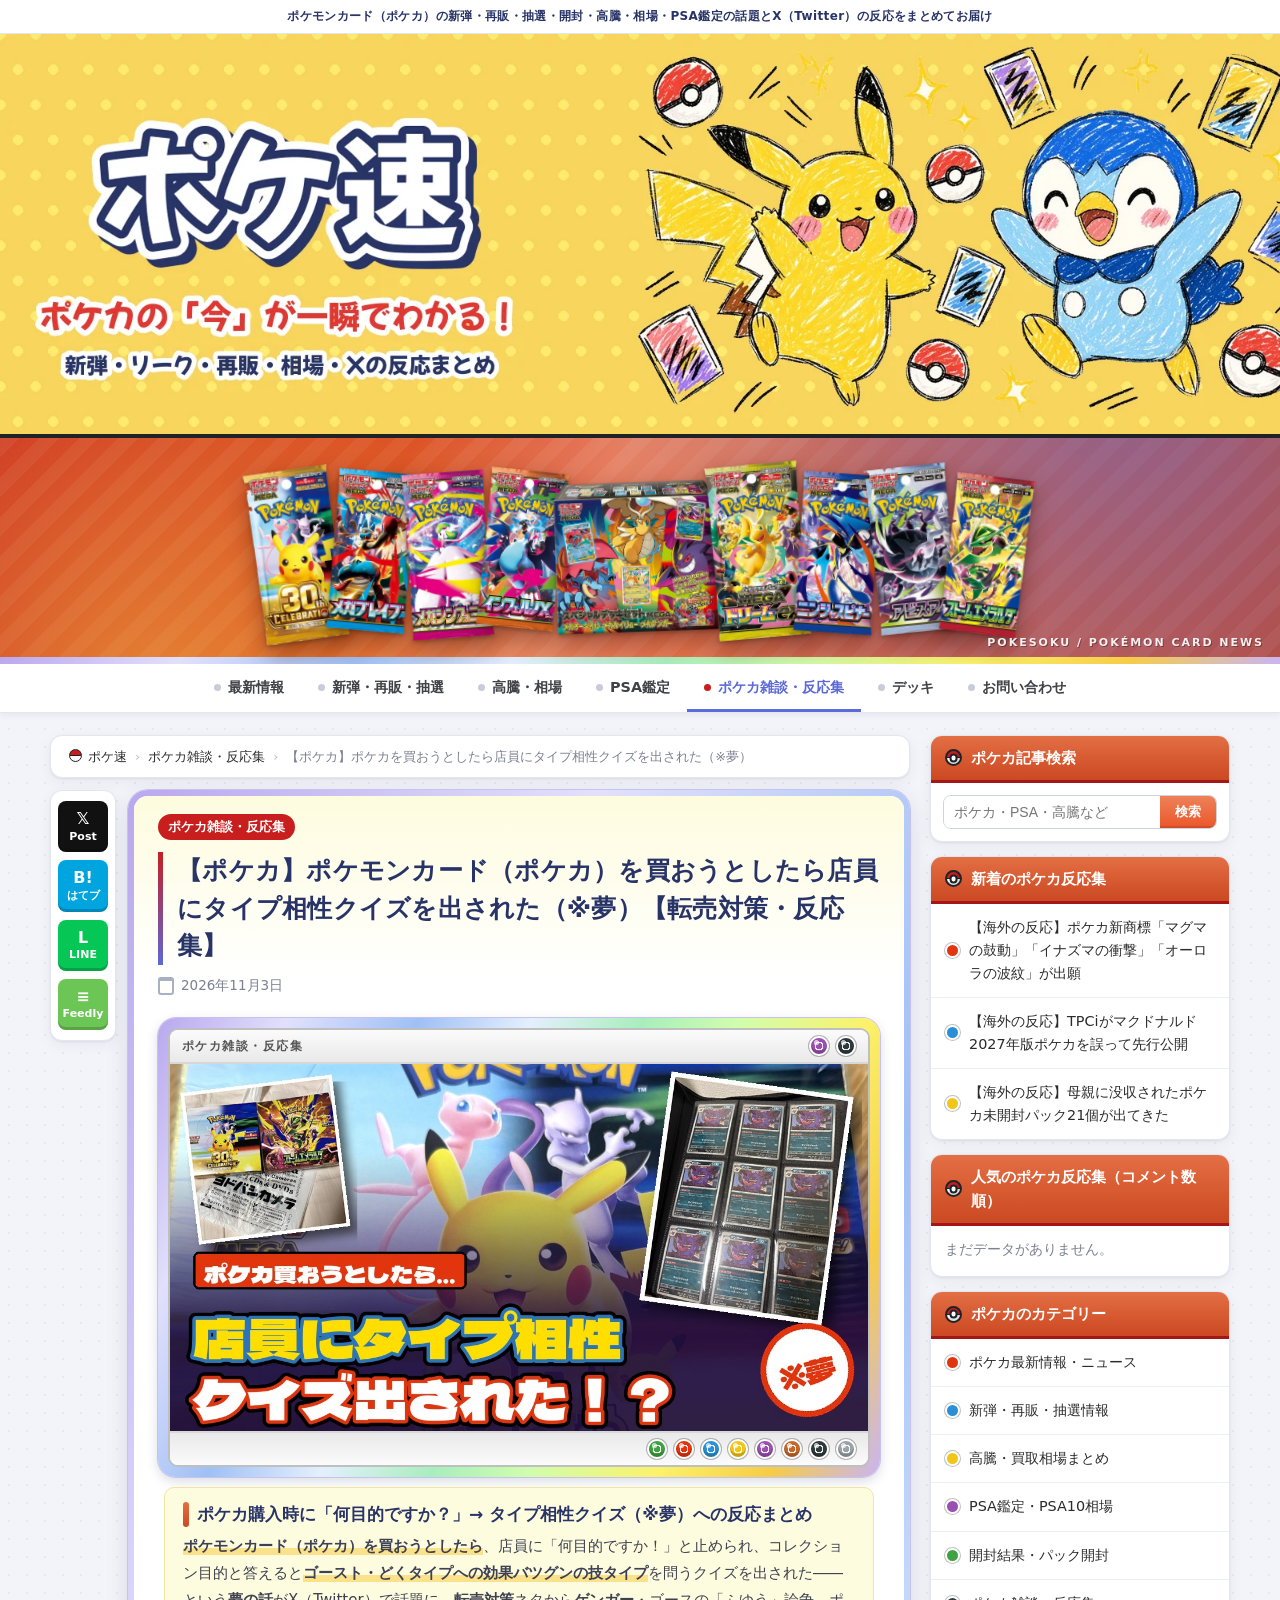
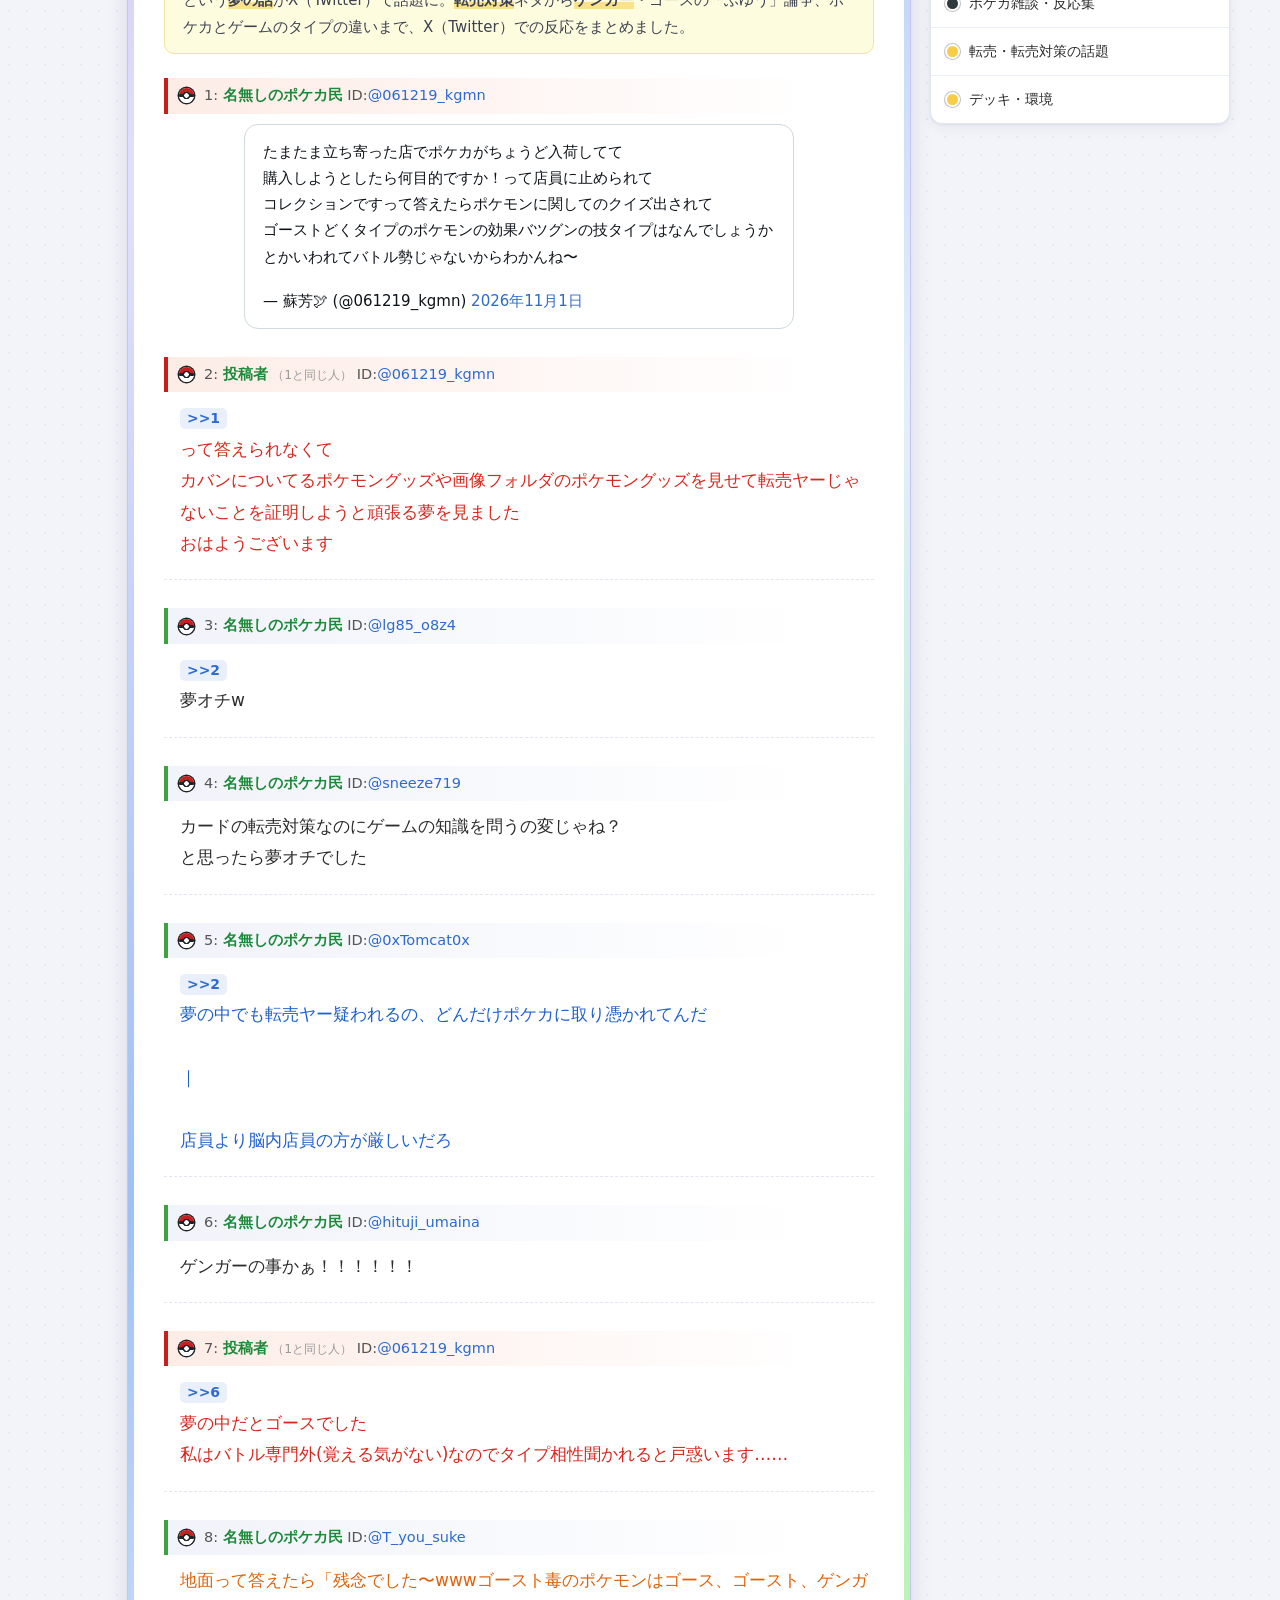
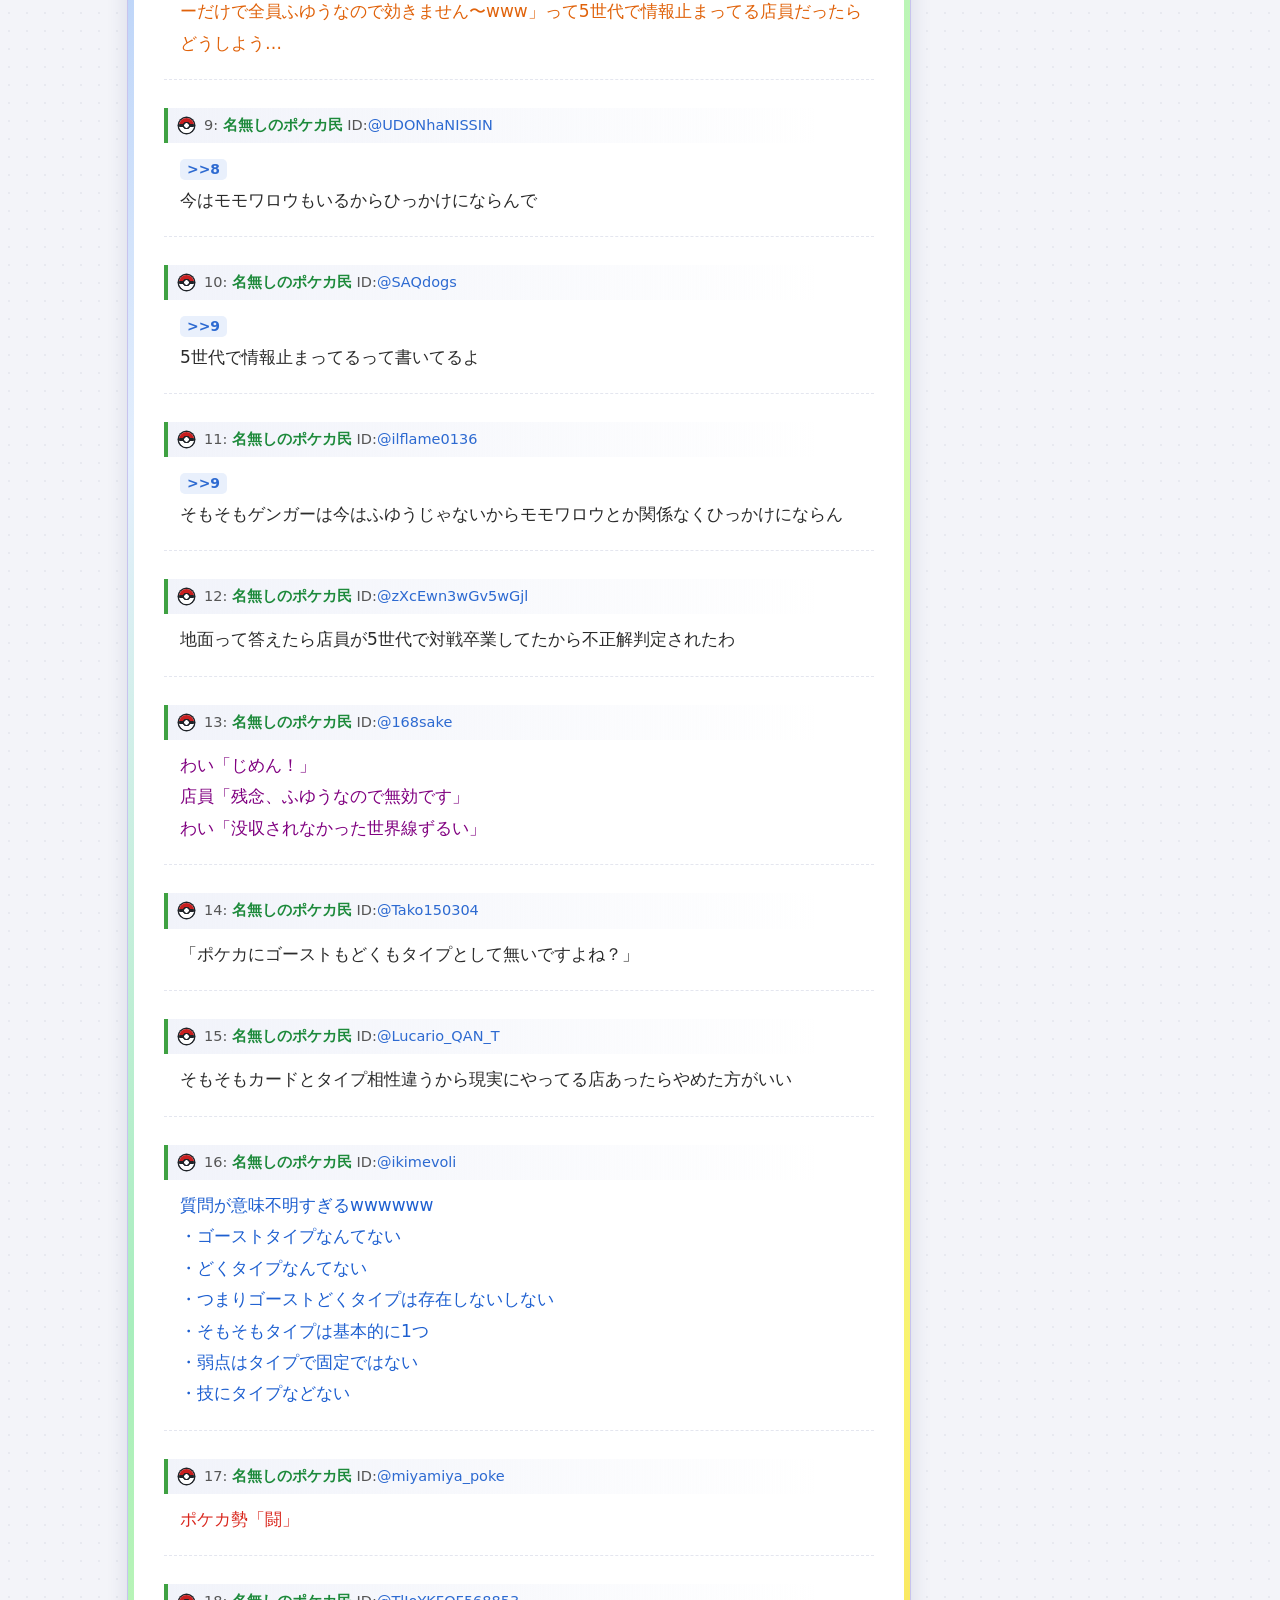
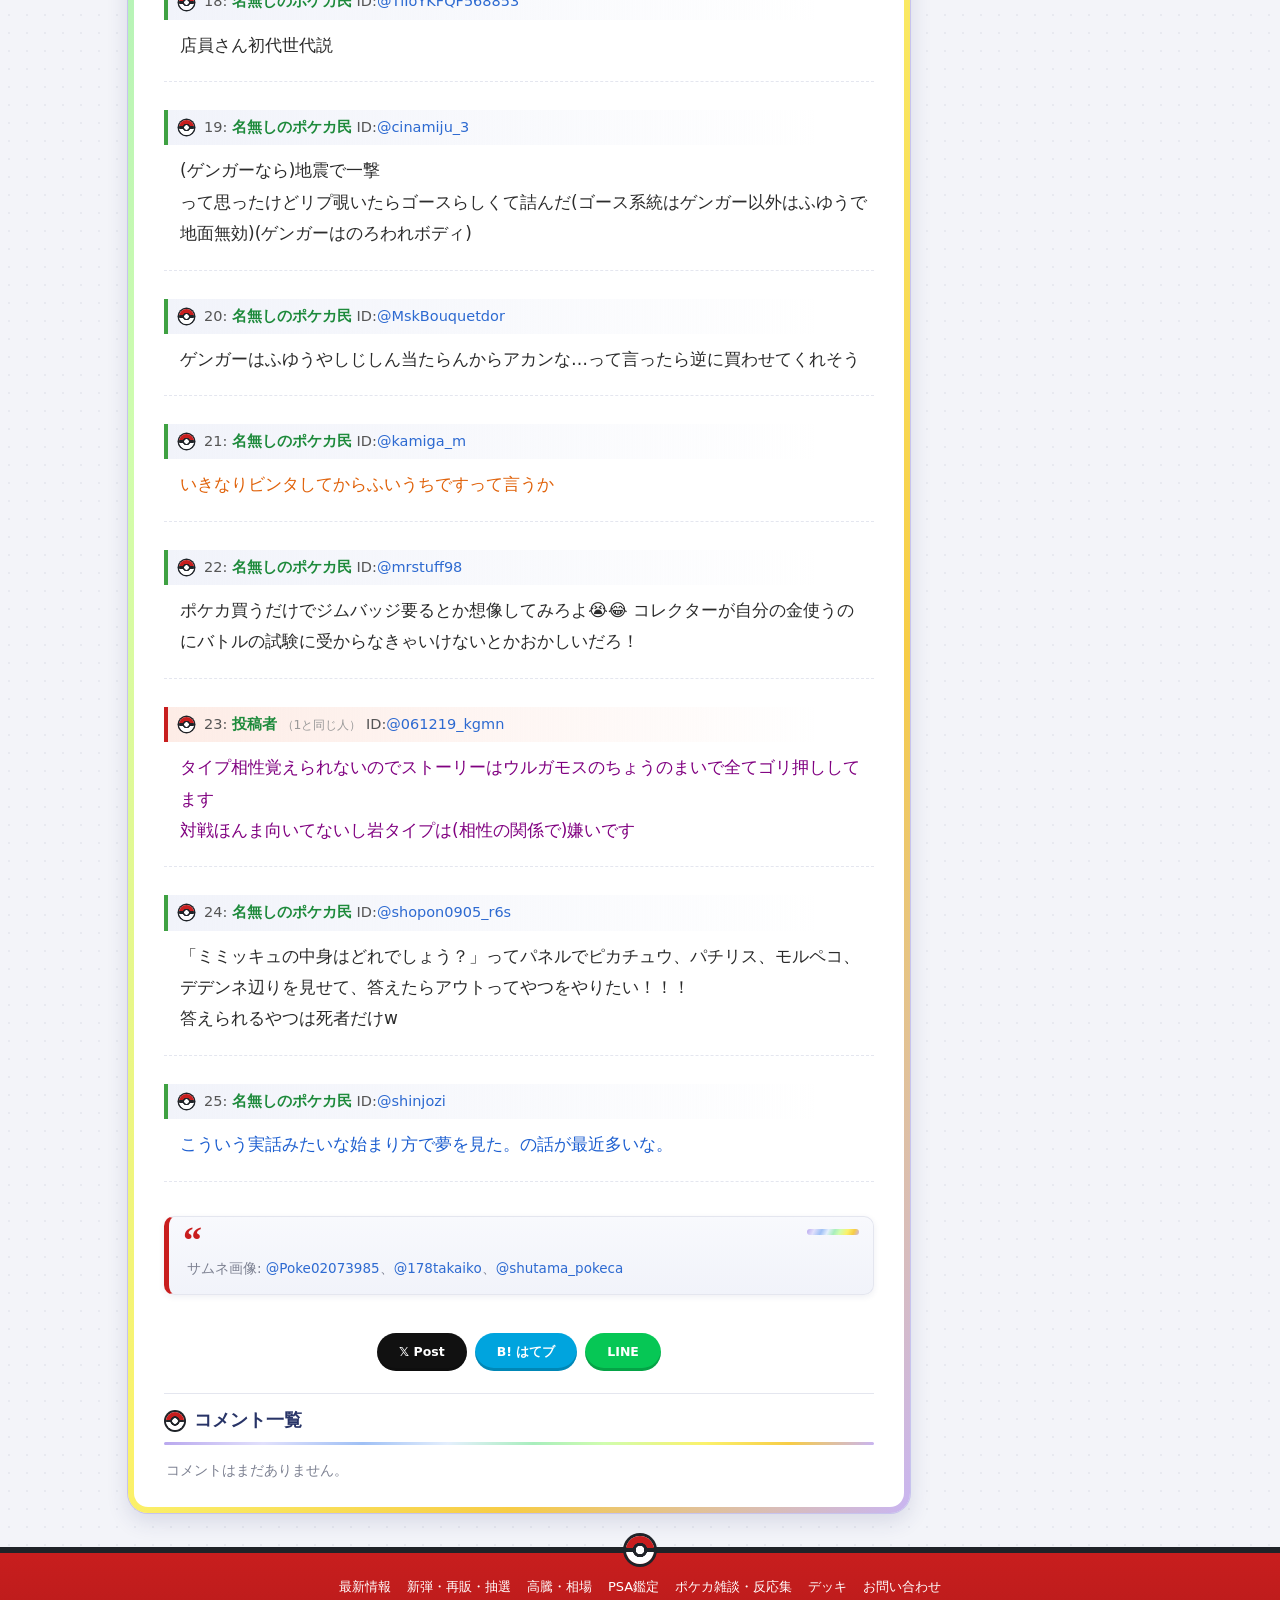
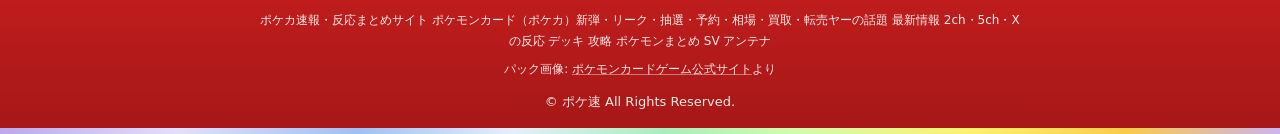
<file: index.html>
<!DOCTYPE html>
<html lang="ja"><head><meta charset="utf-8"><meta name="viewport" content="width=device-width,initial-scale=1">
<title>【ポケカ】ポケモンカードを買おうとしたら店員にタイプ相性クイズを出された（※夢）転売対策・ゲンガー反応集まとめ | ポケ速</title>
<meta name="description" content="ポケカ速報・反応まとめサイト ポケモンカード（ポケカ）新弾・リーク・抽選・予約・相場・買取・転売ヤーの話題 最新情報 2ch・5ch・Xの反応 デッキ 攻略 ポケモンまとめ SV アンテナ">
<meta name="keywords" content="ポケモンカード,ポケカ,ポケ速,反応集,まとめ,転売,転売対策,転売ヤー,タイプ相性,ゲンガー,ゴース,夢オチ,新弾,開封,抽選,再販,高騰,相場,買取相場,PSA,PSA鑑定,PSA10,30th CELEBRATION,MEGA,X,Twitter">
<meta name="robots" content="index,follow,max-image-preview:large">
<link rel="canonical" href="https://daminchan.github.io/pokeca-sokuhou-preview/">
<meta property="og:locale" content="ja_JP">
<meta property="og:type" content="article">
<meta property="og:url" content="https://daminchan.github.io/pokeca-sokuhou-preview/">
<meta property="og:image" content="https://daminchan.github.io/pokeca-sokuhou-preview/assets/brand/ogp.jpg">
<meta property="og:image:width" content="1200">
<meta property="og:image:height" content="630">
<meta name="twitter:image" content="https://daminchan.github.io/pokeca-sokuhou-preview/assets/brand/ogp.jpg">
<meta property="og:site_name" content="ポケ速">
<meta property="og:title" content="【ポケカ】ポケモンカードを買おうとしたら店員にタイプ相性クイズを出された（※夢）転売対策・ゲンガー反応集">
<meta property="og:description" content="ポケカ速報・反応まとめサイト ポケモンカード（ポケカ）新弾・リーク・抽選・予約・相場・買取・転売ヤーの話題 最新情報 2ch・5ch・Xの反応 デッキ 攻略 ポケモンまとめ SV アンテナ">
<meta property="og:image:alt" content="ポケ速｜ポケカの「今」が一瞬でわかる！新弾・リーク・再販・相場・Xの反応まとめ">
<meta property="article:published_time" content="2026-11-03T12:00:00+09:00">
<meta property="article:modified_time" content="2026-11-03T21:45:00+09:00">
<meta property="article:section" content="ポケカ雑談・反応集">
<meta property="article:tag" content="ポケモンカード"><meta property="article:tag" content="ポケカ"><meta property="article:tag" content="転売対策"><meta property="article:tag" content="ゲンガー"><meta property="article:tag" content="反応集">
<meta name="twitter:card" content="summary_large_image">
<meta name="twitter:title" content="【ポケカ】ポケモンカードを買おうとしたら店員にタイプ相性クイズを出された（※夢）転売対策・ゲンガー反応集">
<meta name="twitter:description" content="ポケカ速報・反応まとめサイト ポケモンカード（ポケカ）新弾・リーク・抽選・予約・相場・買取・転売ヤーの話題 最新情報 2ch・5ch・Xの反応 デッキ 攻略 ポケモンまとめ SV アンテナ">
<meta name="twitter:image:alt" content="ポケ速｜ポケカの「今」が一瞬でわかる！新弾・リーク・再販・相場・Xの反応まとめ">
<meta name="theme-color" content="#c81e1e">
<link rel="icon" href="favicon.ico" sizes="any">
<link rel="icon" type="image/png" sizes="32x32" href="assets/favicon-32.png">
<link rel="icon" type="image/png" sizes="192x192" href="assets/icon-192.png">
<link rel="apple-touch-icon" sizes="180x180" href="assets/apple-touch-icon.png">
<link rel="stylesheet" href="assets/style.css">
<script type="application/ld+json">{"@context": "https://schema.org", "@type": "WebSite", "@id": "https://daminchan.github.io/pokeca-sokuhou-preview/#website", "name": "ポケ速", "alternateName": ["ポケ速 ポケモンカード反応まとめ", "ポケカ反応集 ポケ速"], "url": "https://daminchan.github.io/pokeca-sokuhou-preview/", "description": "ポケカ速報・反応まとめサイト ポケモンカード（ポケカ）新弾・リーク・抽選・予約・相場・買取・転売ヤーの話題 最新情報 2ch・5ch・Xの反応 デッキ 攻略 ポケモンまとめ SV アンテナ", "inLanguage": "ja", "publisher": {"@id": "https://daminchan.github.io/pokeca-sokuhou-preview/#org"}}</script>
<script type="application/ld+json">{"@context": "https://schema.org", "@type": "Organization", "@id": "https://daminchan.github.io/pokeca-sokuhou-preview/#org", "name": "ポケ速", "url": "https://daminchan.github.io/pokeca-sokuhou-preview/", "logo": {"@type": "ImageObject", "url": "https://daminchan.github.io/pokeca-sokuhou-preview/assets/logo.png", "width": 1000, "height": 240}}</script>
<script type="application/ld+json">{"@context": "https://schema.org", "@type": "BreadcrumbList", "itemListElement": [{"@type": "ListItem", "position": 1, "name": "ポケ速（ホーム）", "item": "https://daminchan.github.io/pokeca-sokuhou-preview/"}, {"@type": "ListItem", "position": 2, "name": "ポケカ雑談・反応集", "item": "https://daminchan.github.io/pokeca-sokuhou-preview/#category-zatsudan"}, {"@type": "ListItem", "position": 3, "name": "【ポケカ】ポケモンカード（ポケカ）を買おうとしたら店員にタイプ相性クイズを出された（※夢）【転売対策・反応集】"}]}</script>
<script type="application/ld+json">{"@context": "https://schema.org", "@type": "Article", "@id": "https://daminchan.github.io/pokeca-sokuhou-preview/#article", "mainEntityOfPage": {"@type": "WebPage", "@id": "https://daminchan.github.io/pokeca-sokuhou-preview/"}, "headline": "【ポケカ】ポケモンカードを買おうとしたら店員にタイプ相性クイズを出された（※夢）転売対策・ゲンガー反応集", "description": "ポケモンカード（ポケカ）を買おうとしたら店員に「何目的ですか！」と止められ、ゴースト・どくタイプの弱点を問うタイプ相性クイズを出された…という夢の話にX（Twitter）で反応多数。転売対策ネタ、ゲンガー・ゴースの「ふゆう」論争、ポケカとゲームのタイプの違いなどポケカ民の反応をまとめました。", "image": ["https://daminchan.github.io/pokeca-sokuhou-preview/assets/thumb.jpg"], "datePublished": "2026-11-03T12:00:00+09:00", "dateModified": "2026-11-03T21:45:00+09:00", "inLanguage": "ja", "articleSection": "ポケカ雑談・反応集", "keywords": "ポケモンカード,ポケカ,ポケ速,反応集,まとめ,転売,転売対策,転売ヤー,タイプ相性,ゲンガー,ゴース,夢オチ,新弾,開封,抽選,再販,高騰,相場,買取相場,PSA,PSA鑑定,PSA10,30th CELEBRATION,MEGA,X,Twitter", "author": {"@type": "Organization", "name": "ポケ速", "url": "https://daminchan.github.io/pokeca-sokuhou-preview/"}, "publisher": {"@id": "https://daminchan.github.io/pokeca-sokuhou-preview/#org"}, "isPartOf": {"@id": "https://daminchan.github.io/pokeca-sokuhou-preview/#website"}}</script>
</head><body>
<header>
<div class="topbar"><p>ポケモンカード（ポケカ）の新弾・再販・抽選・開封・高騰・相場・PSA鑑定の話題とX（Twitter）の反応をまとめてお届け</p></div>
<div class="logobar has-banner"><a class="logo" href="https://daminchan.github.io/pokeca-sokuhou-preview/" title="ポケ速 | ポケモンカード（ポケカ）反応まとめ"><img class="site-banner" src="assets/brand/header.webp" width="1600" height="500" alt="ポケ速｜ポケカの「今」が一瞬でわかる！新弾・リーク・再販・相場・Xの反応まとめ" decoding="async" fetchpriority="high"><span class="site-name">ポケ速</span></a></div>
<div class="firstview"><ul class="packs"><li style="--r:-8deg;--h:172px;--y:6px"><img src="assets/packs/30th-celebration.webp" width="188" height="380" alt="ポケモンカードゲーム MEGA 拡張パック「30th CELEBRATION」（30thセレブレーション）" loading="eager" decoding="async"></li><li style="--r:5deg;--h:160px;--y:2px"><img src="assets/packs/mega-brave.webp" width="189" height="380" alt="ポケモンカードゲーム MEGA 拡張パック「メガブレイブ」" loading="eager" decoding="async"></li><li style="--r:-4deg;--h:166px;--y:6px"><img src="assets/packs/mega-symphonia.webp" width="189" height="380" alt="ポケモンカードゲーム MEGA 拡張パック「メガシンフォニア」" loading="eager" decoding="async"></li><li style="--r:6deg;--h:158px;--y:0px"><img src="assets/packs/inferno-x.webp" width="189" height="380" alt="ポケモンカードゲーム MEGA 拡張パック「インフェルノX」" loading="eager" decoding="async"></li><li style="--r:-2deg;--h:150px;--y:8px"><img src="assets/packs/special-deck-set-mega.webp" width="411" height="380" alt="ポケモンカードゲーム MEGA スペシャルデッキセットMEGA メガオーダイル・メガカイリュー・メガゲンガー" loading="eager" decoding="async"></li><li style="--r:-5deg;--h:174px;--y:2px"><img src="assets/packs/mega-dream-ex.webp" width="203" height="380" alt="ポケモンカードゲーム MEGA ハイクラスパック「MEGAドリームex」" loading="eager" decoding="async"></li><li style="--r:4deg;--h:160px;--y:4px"><img src="assets/packs/ninja-spinner.webp" width="189" height="380" alt="ポケモンカードゲーム MEGA 拡張パック「ニンジャスピナー」" loading="eager" decoding="async"></li><li style="--r:-6deg;--h:166px;--y:0px"><img src="assets/packs/abyss-eye.webp" width="188" height="380" alt="ポケモンカードゲーム MEGA 拡張パック「アビスアイ」" loading="eager" decoding="async"></li><li style="--r:7deg;--h:158px;--y:6px"><img src="assets/packs/storm-emeralda.webp" width="189" height="380" alt="ポケモンカードゲーム MEGA 拡張パック「ストームエメラルダ」" loading="eager" decoding="async"></li></ul><div class="fv-txt">POKESOKU / POKÉMON CARD NEWS</div></div>
<nav class="gnav" aria-label="カテゴリー"><ul><li><a href="#">最新情報</a></li><li><a href="#">新弾・再販・抽選</a></li><li><a href="#">高騰・相場</a></li><li><a href="#">PSA鑑定</a></li><li class="cur"><a href="#category-zatsudan">ポケカ雑談・反応集</a></li><li><a href="#">デッキ</a></li><li><a href="#">お問い合わせ</a></li></ul></nav>
</header>
<div class="wrap">
<div class="main">
<nav id="breadcrumb" class="box" aria-label="パンくずリスト"><a class="home" href="https://daminchan.github.io/pokeca-sokuhou-preview/">ポケ速</a><span class="sep">›</span><a href="#category-zatsudan">ポケカ雑談・反応集</a><span class="sep">›</span>【ポケカ】ポケカを買おうとしたら店員にタイプ相性クイズを出された（※夢）</nav>
<div class="cols">
<div id="share_plz" class="box">
<a class="s-x" href="https://x.com/intent/post?text=【ポケカ】ポケカを買おうとしたら店員にタイプ相性クイズを出された（※夢）" target="_blank" rel="noopener"><b>𝕏</b>Post</a>
<a class="s-hb" href="#"><b>B!</b>はてブ</a>
<a class="s-line" href="#"><b>L</b>LINE</a>
<a class="s-fd" href="#"><b>≡</b>Feedly</a>
</div>
<article>
<div class="post-meta">
<div class="cat-tag"><a class="cat" href="#category-zatsudan" rel="category">ポケカ雑談・反応集</a><a class="tag" href="#" rel="tag">ポケモンカード</a><a class="tag" href="#" rel="tag">転売対策</a><a class="tag" href="#" rel="tag">ゲンガー</a><a class="tag" href="#" rel="tag">タイプ相性</a><a class="tag" href="#" rel="tag">面白い</a><a class="tag" href="#" rel="tag">反応集・まとめ</a></div>
<h1>【ポケカ】ポケモンカード（ポケカ）を買おうとしたら店員にタイプ相性クイズを出された（※夢）【転売対策・反応集】</h1>
<div class="post-date"><time datetime="2026-11-03T12:00:00+09:00">2026年11月3日</time></div>
</div>
<div class="eyecatch"><div class="card-in">
<div class="card-top"><span class="lbl">ポケカ雑談・反応集</span><span class="energy" aria-hidden="true"><i style="--c:var(--t-psy)"></i><i style="--c:var(--t-dark)"></i></span></div>
<div class="thumb"><img src="assets/thumb.jpg" width="1200" height="630" alt="ポケモンカード（ポケカ）を買おうとしたら店員にタイプ相性クイズを出された（※夢）反応まとめのサムネイル"></div>
<div class="card-bot"><span class="energy" aria-hidden="true"><i style="--c:var(--t-grass)"></i><i style="--c:var(--t-fire)"></i><i style="--c:var(--t-water)"></i><i style="--c:var(--t-light)"></i><i style="--c:var(--t-psy)"></i><i style="--c:var(--t-fight)"></i><i style="--c:var(--t-dark)"></i><i style="--c:var(--t-metal)"></i></span></div>
</div></div>
<div class="lead"><h2>ポケカ購入時に「何目的ですか？」→ タイプ相性クイズ（※夢）への反応まとめ</h2><p><strong>ポケモンカード（ポケカ）を買おうとしたら</strong>、店員に「何目的ですか！」と止められ、コレクション目的と答えると<strong>ゴースト・どくタイプへの効果バツグンの技タイプ</strong>を問うクイズを出された――という<strong>夢の話</strong>がX（Twitter）で話題に。<strong>転売対策</strong>ネタから<strong>ゲンガー</strong>・ゴースの「ふゆう」論争、ポケカとゲームのタイプの違いまで、X（Twitter）での反応をまとめました。</p></div>
<div class="content">
<p>1: <strong><span style="color: #008000;">名無しのポケカ民</span></strong> ID:<a href="https://x.com/061219_kgmn/status/2116690234956263560" target="_blank" rel="noopener noreferrer">@061219_kgmn</a></p>
<blockquote class="twitter-tweet" data-lang="ja" data-dnt="true"><p lang="ja" dir="ltr">たまたま立ち寄った店でポケカがちょうど入荷してて<br />
購入しようとしたら何目的ですか！って店員に止められて<br />
コレクションですって答えたらポケモンに関してのクイズ出されて<br />
ゴーストどくタイプのポケモンの効果バツグンの技タイプはなんでしょうかとかいわれてバトル勢じゃないからわかんね〜</p>&mdash; 蘇芳🕊 (@061219_kgmn) <a href="https://x.com/061219_kgmn/status/2116690234956263560">2026年11月1日</a></blockquote>
<p id="res2">2: <strong><span style="color: #008000;">投稿者</span></strong> <span style="color:#999;font-size:0.85em;">（1と同じ人）</span> ID:<a href="https://x.com/061219_kgmn/status/2116690237258956862" target="_blank" rel="noopener noreferrer">@061219_kgmn</a></p>
<p><a href="#res1">&gt;&gt;1</a><br />
<span style="color: #ff0000;">って答えられなくて<br />
カバンについてるポケモングッズや画像フォルダのポケモングッズを見せて転売ヤーじゃないことを証明しようと頑張る夢を見ました<br />
おはようございます</span></p>
<p id="res3">3: <strong><span style="color: #008000;">名無しのポケカ民</span></strong> ID:<a href="https://x.com/lg85_o8z4/status/2116732698534584409" target="_blank" rel="noopener noreferrer">@lg85_o8z4</a></p>
<p><a href="#res2">&gt;&gt;2</a><br />
夢オチw</p>
<p id="res4">4: <strong><span style="color: #008000;">名無しのポケカ民</span></strong> ID:<a href="https://x.com/sneeze719/status/2116734627767615587" target="_blank" rel="noopener noreferrer">@sneeze719</a></p>
<p>カードの転売対策なのにゲームの知識を問うの変じゃね？<br />
と思ったら夢オチでした</p>
<p id="res5">5: <strong><span style="color: #008000;">名無しのポケカ民</span></strong> ID:<a href="https://x.com/0xTomcat0x/status/2116763947412127869" target="_blank" rel="noopener noreferrer">@0xTomcat0x</a></p>
<p><a href="#res2">&gt;&gt;2</a><br />
<span style="color: #0000ff;">夢の中でも転売ヤー疑われるの、どんだけポケカに取り憑かれてんだ<br />
<br />
｜<br />
<br />
店員より脳内店員の方が厳しいだろ</span></p>
<p id="res6">6: <strong><span style="color: #008000;">名無しのポケカ民</span></strong> ID:<a href="https://x.com/hituji_umaina/status/2116829736941064593" target="_blank" rel="noopener noreferrer">@hituji_umaina</a></p>
<p>ゲンガーの事かぁ！！！！！！</p>
<p id="res7">7: <strong><span style="color: #008000;">投稿者</span></strong> <span style="color:#999;font-size:0.85em;">（1と同じ人）</span> ID:<a href="https://x.com/061219_kgmn/status/2116837599654596639" target="_blank" rel="noopener noreferrer">@061219_kgmn</a></p>
<p><a href="#res6">&gt;&gt;6</a><br />
<span style="color: #ff0000;">夢の中だとゴースでした<br />
私はバトル専門外(覚える気がない)なのでタイプ相性聞かれると戸惑います……</span></p>
<p id="res8">8: <strong><span style="color: #008000;">名無しのポケカ民</span></strong> ID:<a href="https://x.com/T_you_suke/status/2116760366919438548" target="_blank" rel="noopener noreferrer">@T_you_suke</a></p>
<p><span style="color: #ff6600;">地面って答えたら「残念でした〜wwwゴースト毒のポケモンはゴース、ゴースト、ゲンガーだけで全員ふゆうなので効きません〜www」って5世代で情報止まってる店員だったらどうしよう…</span></p>
<p id="res9">9: <strong><span style="color: #008000;">名無しのポケカ民</span></strong> ID:<a href="https://x.com/UDONhaNISSIN/status/2116813771226399126" target="_blank" rel="noopener noreferrer">@UDONhaNISSIN</a></p>
<p><a href="#res8">&gt;&gt;8</a><br />
今はモモワロウもいるからひっかけにならんで</p>
<p id="res10">10: <strong><span style="color: #008000;">名無しのポケカ民</span></strong> ID:<a href="https://x.com/SAQdogs/status/2116827094974099867" target="_blank" rel="noopener noreferrer">@SAQdogs</a></p>
<p><a href="#res9">&gt;&gt;9</a><br />
5世代で情報止まってるって書いてるよ</p>
<p id="res11">11: <strong><span style="color: #008000;">名無しのポケカ民</span></strong> ID:<a href="https://x.com/ilflame0136/status/2116903264579199203" target="_blank" rel="noopener noreferrer">@ilflame0136</a></p>
<p><a href="#res9">&gt;&gt;9</a><br />
そもそもゲンガーは今はふゆうじゃないからモモワロウとか関係なくひっかけにならん</p>
<p id="res12">12: <strong><span style="color: #008000;">名無しのポケカ民</span></strong> ID:<a href="https://x.com/zXcEwn3wGv5wGjl/status/2116754687383007253" target="_blank" rel="noopener noreferrer">@zXcEwn3wGv5wGjl</a></p>
<p>地面って答えたら店員が5世代で対戦卒業してたから不正解判定されたわ</p>
<p id="res13">13: <strong><span style="color: #008000;">名無しのポケカ民</span></strong> ID:<a href="https://x.com/168sake/status/2116966899091452403" target="_blank" rel="noopener noreferrer">@168sake</a></p>
<p><span style="color: #800080;">わい「じめん！」<br />
店員「残念、ふゆうなので無効です」<br />
わい「没収されなかった世界線ずるい」</span></p>
<p id="res14">14: <strong><span style="color: #008000;">名無しのポケカ民</span></strong> ID:<a href="https://x.com/Tako150304/status/2116845610347512298" target="_blank" rel="noopener noreferrer">@Tako150304</a></p>
<p>「ポケカにゴーストもどくもタイプとして無いですよね？」</p>
<p id="res15">15: <strong><span style="color: #008000;">名無しのポケカ民</span></strong> ID:<a href="https://x.com/Lucario_QAN_T/status/2116766690784796850" target="_blank" rel="noopener noreferrer">@Lucario_QAN_T</a></p>
<p>そもそもカードとタイプ相性違うから現実にやってる店あったらやめた方がいい</p>
<p id="res16">16: <strong><span style="color: #008000;">名無しのポケカ民</span></strong> ID:<a href="https://x.com/ikimevoli/status/2116893039683842407" target="_blank" rel="noopener noreferrer">@ikimevoli</a></p>
<p><span style="color: #0000ff;">質問が意味不明すぎるwwwwww<br />
・ゴーストタイプなんてない<br />
・どくタイプなんてない<br />
・つまりゴーストどくタイプは存在しないしない<br />
・そもそもタイプは基本的に1つ<br />
・弱点はタイプで固定ではない<br />
・技にタイプなどない</span></p>
<p id="res17">17: <strong><span style="color: #008000;">名無しのポケカ民</span></strong> ID:<a href="https://x.com/miyamiya_poke/status/2116807231564030311" target="_blank" rel="noopener noreferrer">@miyamiya_poke</a></p>
<p><span style="color: #ff0000;">ポケカ勢「闘」</span></p>
<p id="res18">18: <strong><span style="color: #008000;">名無しのポケカ民</span></strong> ID:<a href="https://x.com/TlIoYKFQF568853/status/2116731094464954641" target="_blank" rel="noopener noreferrer">@TlIoYKFQF568853</a></p>
<p>店員さん初代世代説</p>
<p id="res19">19: <strong><span style="color: #008000;">名無しのポケカ民</span></strong> ID:<a href="https://x.com/cinamiju_3/status/2116917273604895043" target="_blank" rel="noopener noreferrer">@cinamiju_3</a></p>
<p>(ゲンガーなら)地震で一撃<br />
って思ったけどリプ覗いたらゴースらしくて詰んだ(ゴース系統はゲンガー以外はふゆうで地面無効)(ゲンガーはのろわれボディ)</p>
<p id="res20">20: <strong><span style="color: #008000;">名無しのポケカ民</span></strong> ID:<a href="https://x.com/MskBouquetdor/status/2116722798081278109" target="_blank" rel="noopener noreferrer">@MskBouquetdor</a></p>
<p>ゲンガーはふゆうやしじしん当たらんからアカンな…って言ったら逆に買わせてくれそう</p>
<p id="res21">21: <strong><span style="color: #008000;">名無しのポケカ民</span></strong> ID:<a href="https://x.com/kamiga_m/status/2116781820872442259" target="_blank" rel="noopener noreferrer">@kamiga_m</a></p>
<p><span style="color: #ff6600;">いきなりビンタしてからふいうちですって言うか</span></p>
<p id="res22">22: <strong><span style="color: #008000;">名無しのポケカ民</span></strong> ID:<a href="https://x.com/mrstuff98/status/2116836522561585535" target="_blank" rel="noopener noreferrer">@mrstuff98</a></p>
<p>ポケカ買うだけでジムバッジ要るとか想像してみろよ😭😂 コレクターが自分の金使うのにバトルの試験に受からなきゃいけないとかおかしいだろ！</p>
<p id="res23">23: <strong><span style="color: #008000;">投稿者</span></strong> <span style="color:#999;font-size:0.85em;">（1と同じ人）</span> ID:<a href="https://x.com/061219_kgmn/status/2116713101408317911" target="_blank" rel="noopener noreferrer">@061219_kgmn</a></p>
<p><span style="color: #800080;">タイプ相性覚えられないのでストーリーはウルガモスのちょうのまいで全てゴリ押ししてます<br />
対戦ほんま向いてないし岩タイプは(相性の関係で)嫌いです</span></p>
<p id="res24">24: <strong><span style="color: #008000;">名無しのポケカ民</span></strong> ID:<a href="https://x.com/shopon0905_r6s/status/2117078301055606887" target="_blank" rel="noopener noreferrer">@shopon0905_r6s</a></p>
<p>「ミミッキュの中身はどれでしょう？」ってパネルでピカチュウ、パチリス、モルペコ、デデンネ辺りを見せて、答えたらアウトってやつをやりたい！！！<br />
答えられるやつは死者だけw</p>
<p id="res25">25: <strong><span style="color: #008000;">名無しのポケカ民</span></strong> ID:<a href="https://x.com/shinjozi/status/2116788469804806303" target="_blank" rel="noopener noreferrer">@shinjozi</a></p>
<p><span style="color: #0000ff;">こういう実話みたいな始まり方で夢を見た。の話が最近多いな。</span></p>
<blockquote><p class="thumb-credit" style="margin:6px 0 0;font-size:0.9em;">サムネ画像: <a href="https://x.com/Poke02073985/status/2100009075799167038" target="_blank" rel="noopener noreferrer">@Poke02073985</a>、<a href="https://x.com/178takaiko/status/2106019464026452225" target="_blank" rel="noopener noreferrer">@178takaiko</a>、<a href="https://x.com/shutama_pokeca/status/2092890181133332547" target="_blank" rel="noopener noreferrer">@shutama_pokeca</a></p></blockquote>
<script async src="https://platform.twitter.com/widgets.js" charset="utf-8"></script>
</div>
<div class="sns"><a class="s-x" href="https://x.com/intent/post?text=【ポケカ】ポケカを買おうとしたら店員にタイプ相性クイズを出された（※夢）" target="_blank" rel="noopener">𝕏 Post</a><a class="s-hb" href="#">B! はてブ</a><a class="s-line" href="#">LINE</a></div>
<h3 class="single_title">コメント一覧</h3>
<p class="nocomment">コメントはまだありません。</p>
</article>
</div>
</div>
<aside id="sidebar">
<div class="widget box"><div class="widgettitle"><span class="ball"></span><h2>ポケカ記事検索</h2></div><form class="searchform" onsubmit="return false"><input type="text" placeholder="ポケカ・PSA・高騰など" aria-label="ポケカ記事検索"><button type="submit">検索</button></form></div>
<div class="widget box"><div class="widgettitle"><span class="ball"></span><h2>新着のポケカ反応集</h2></div><ul><li><a href="articles/johto-dogs-trademarks.html">【海外の反応】ポケカ新商標「マグマの鼓動」「イナズマの衝撃」「オーロラの波紋」が出願</a></li><li><a href="articles/mcdonalds-2027-leak.html">【海外の反応】TPCiがマクドナルド2027年版ポケカを誤って先行公開</a></li><li><a href="articles/reddit-confiscated-packs.html">【海外の反応】母親に没収されたポケカ未開封パック21個が出てきた</a></li></ul></div>
<div class="widget box"><div class="widgettitle"><span class="ball"></span><h2>人気のポケカ反応集（コメント数順）</h2></div><p class="nodata">まだデータがありません。</p></div>
<div class="widget box"><div class="widgettitle"><span class="ball"></span><h2>ポケカのカテゴリー</h2></div><ul><li><a href="#">ポケカ最新情報・ニュース</a></li><li><a href="#">新弾・再販・抽選情報</a></li><li><a href="#">高騰・買取相場まとめ</a></li><li><a href="#">PSA鑑定・PSA10相場</a></li><li><a href="#">開封結果・パック開封</a></li><li id="category-zatsudan"><a href="#category-zatsudan">ポケカ雑談・反応集</a></li><li><a href="#">転売・転売対策の話題</a></li><li><a href="#">デッキ・環境</a></li></ul></div>
</aside>
</div>
<footer id="footer"><div class="footer_content"><ul><li><a href="#">最新情報</a></li><li><a href="#">新弾・再販・抽選</a></li><li><a href="#">高騰・相場</a></li><li><a href="#">PSA鑑定</a></li><li><a href="#category-zatsudan">ポケカ雑談・反応集</a></li><li><a href="#">デッキ</a></li><li><a href="#">お問い合わせ</a></li></ul><p class="footer_desc">ポケカ速報・反応まとめサイト ポケモンカード（ポケカ）新弾・リーク・抽選・予約・相場・買取・転売ヤーの話題 最新情報 2ch・5ch・Xの反応 デッキ 攻略 ポケモンまとめ SV アンテナ</p><p class="credit">パック画像: <a href="https://www.pokemon-card.com/" target="_blank" rel="noopener noreferrer">ポケモンカードゲーム公式サイト</a>より</p><div id="copyright">© ポケ速 All Rights Reserved.</div></div><div class="footer_bottom"></div></footer>
</body></html>
</file>
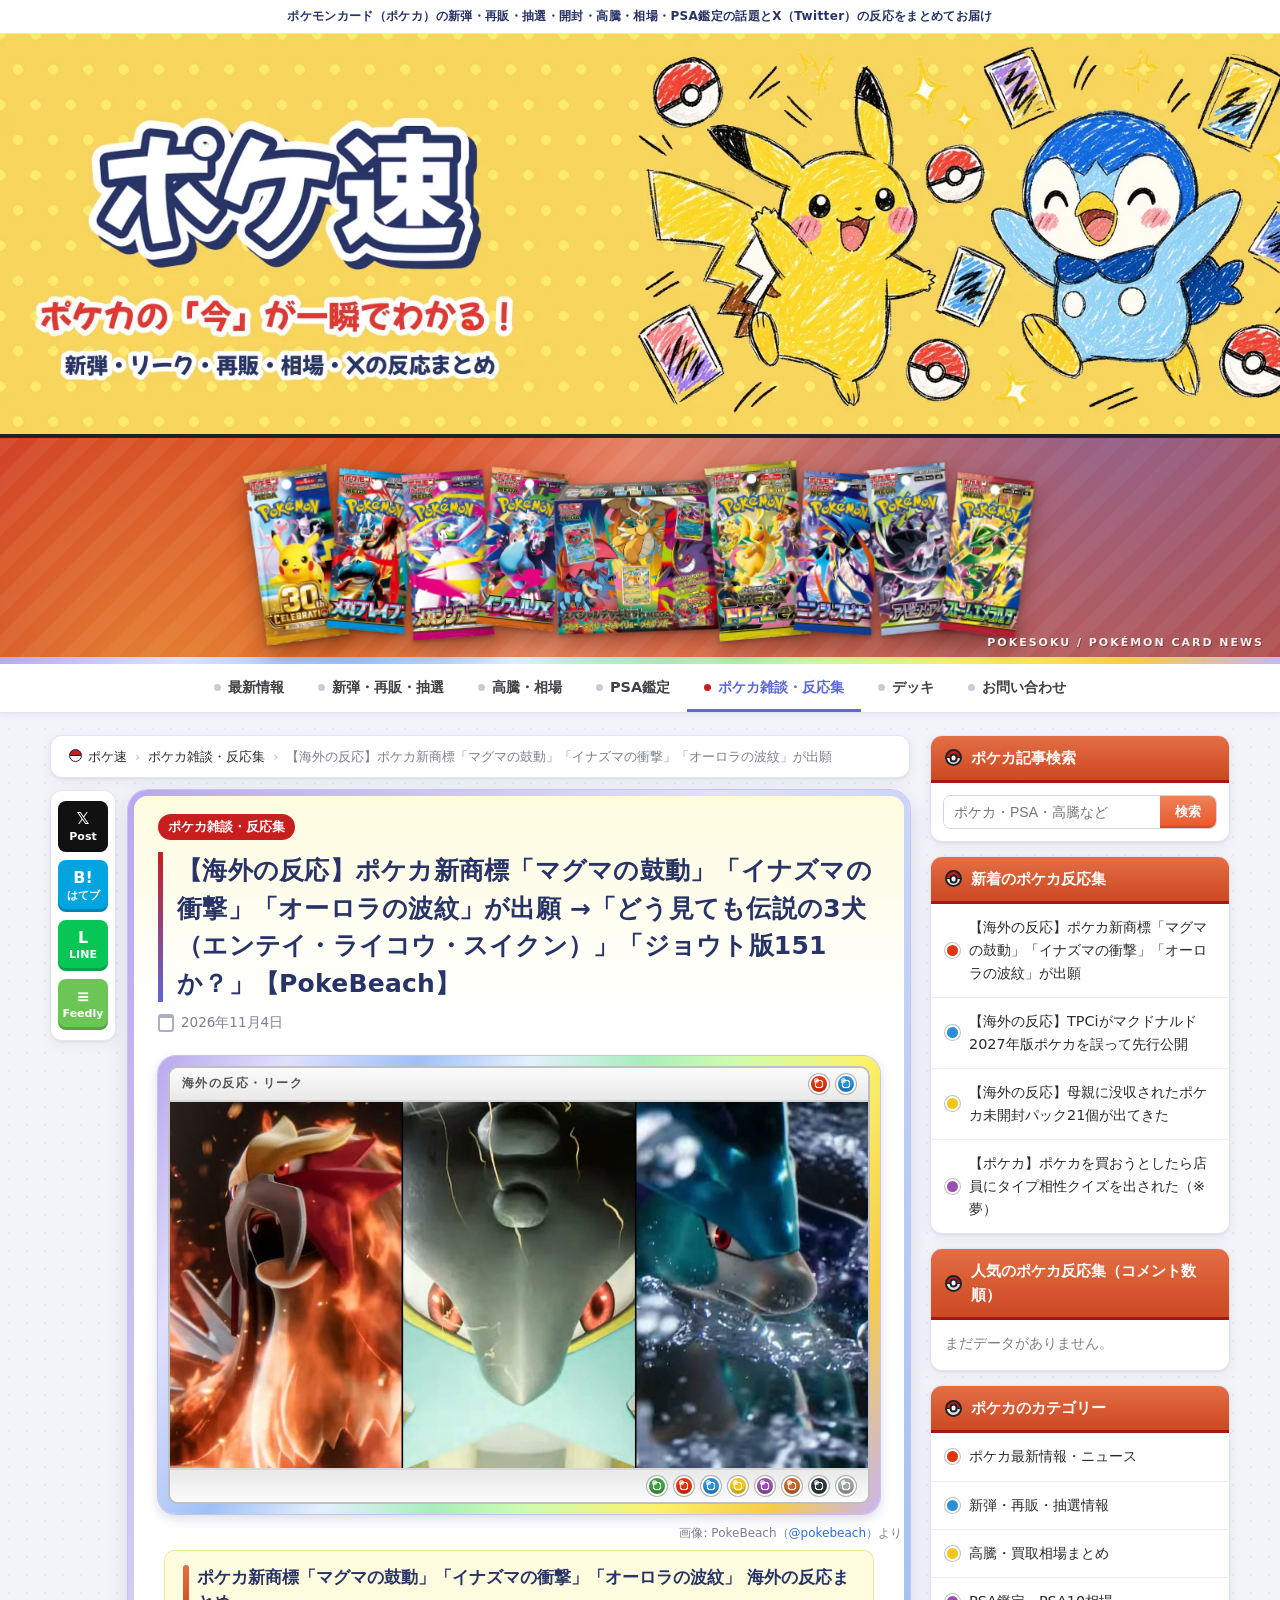
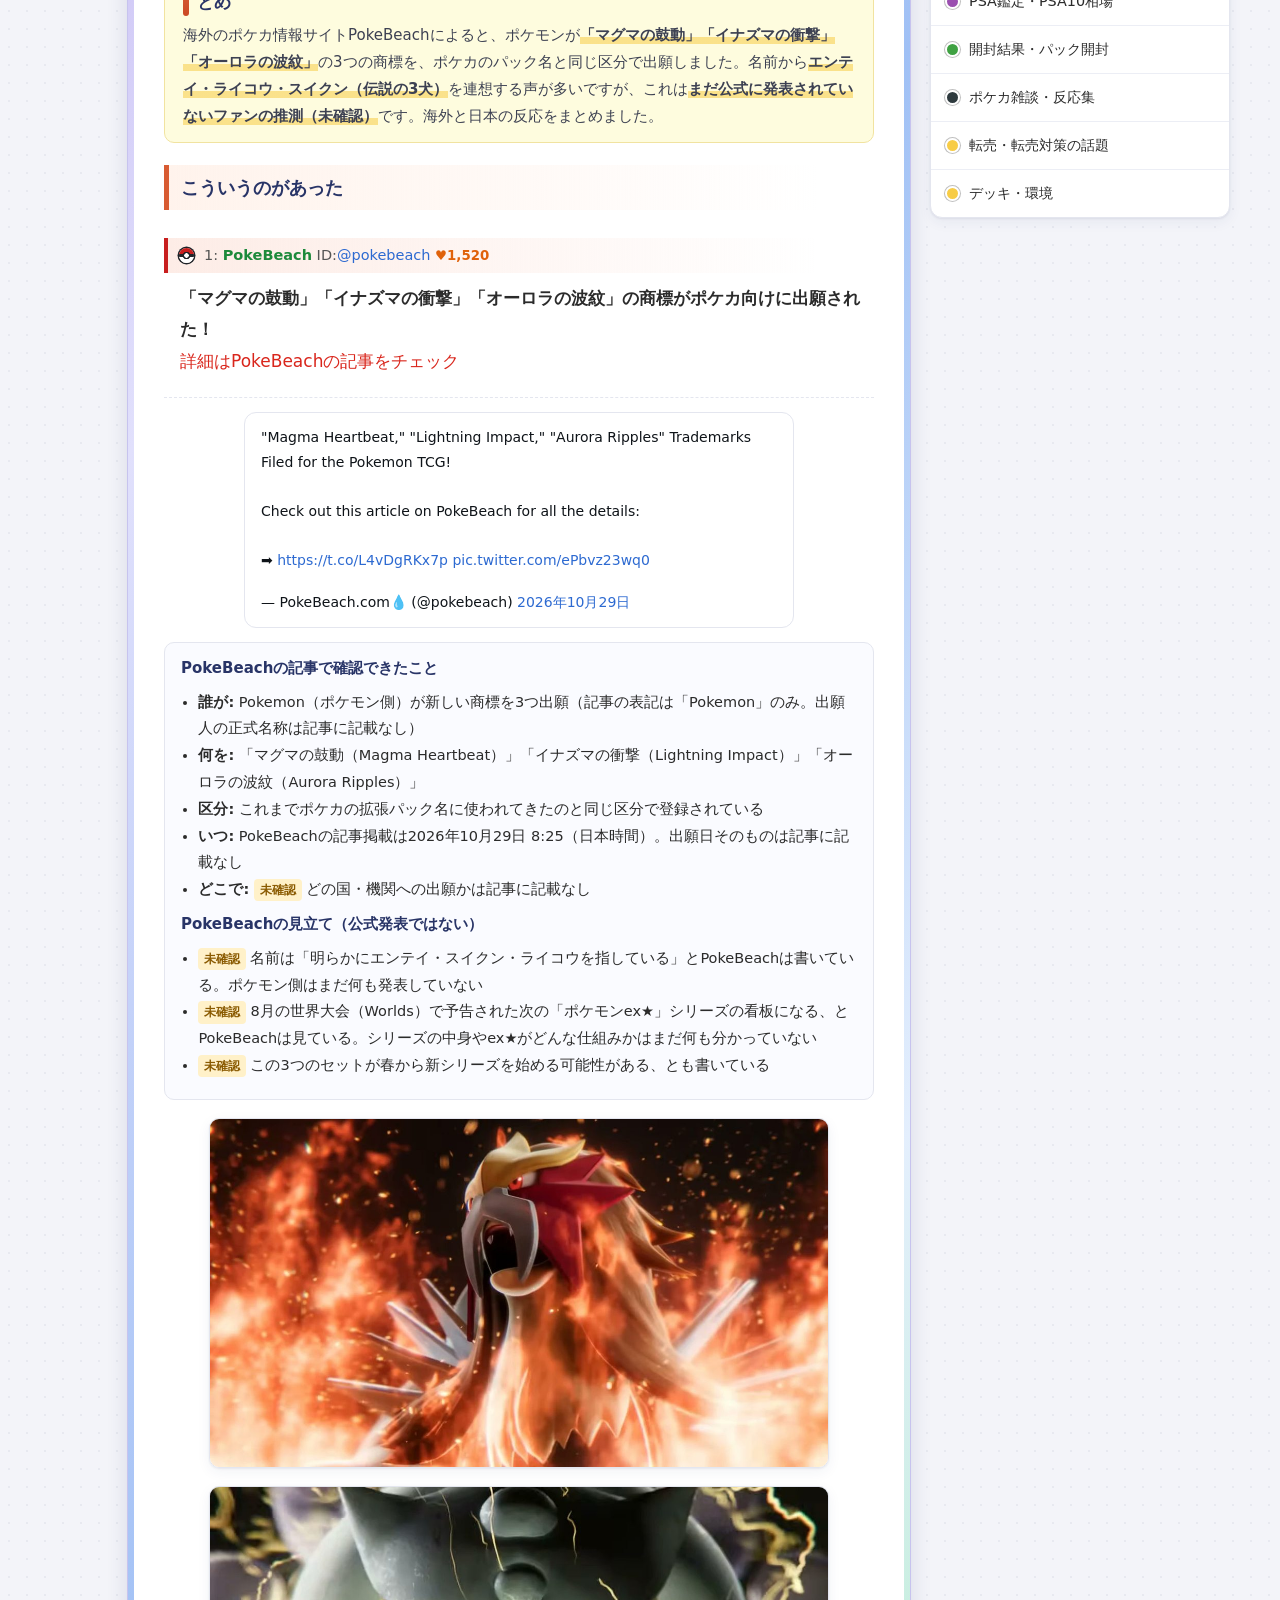
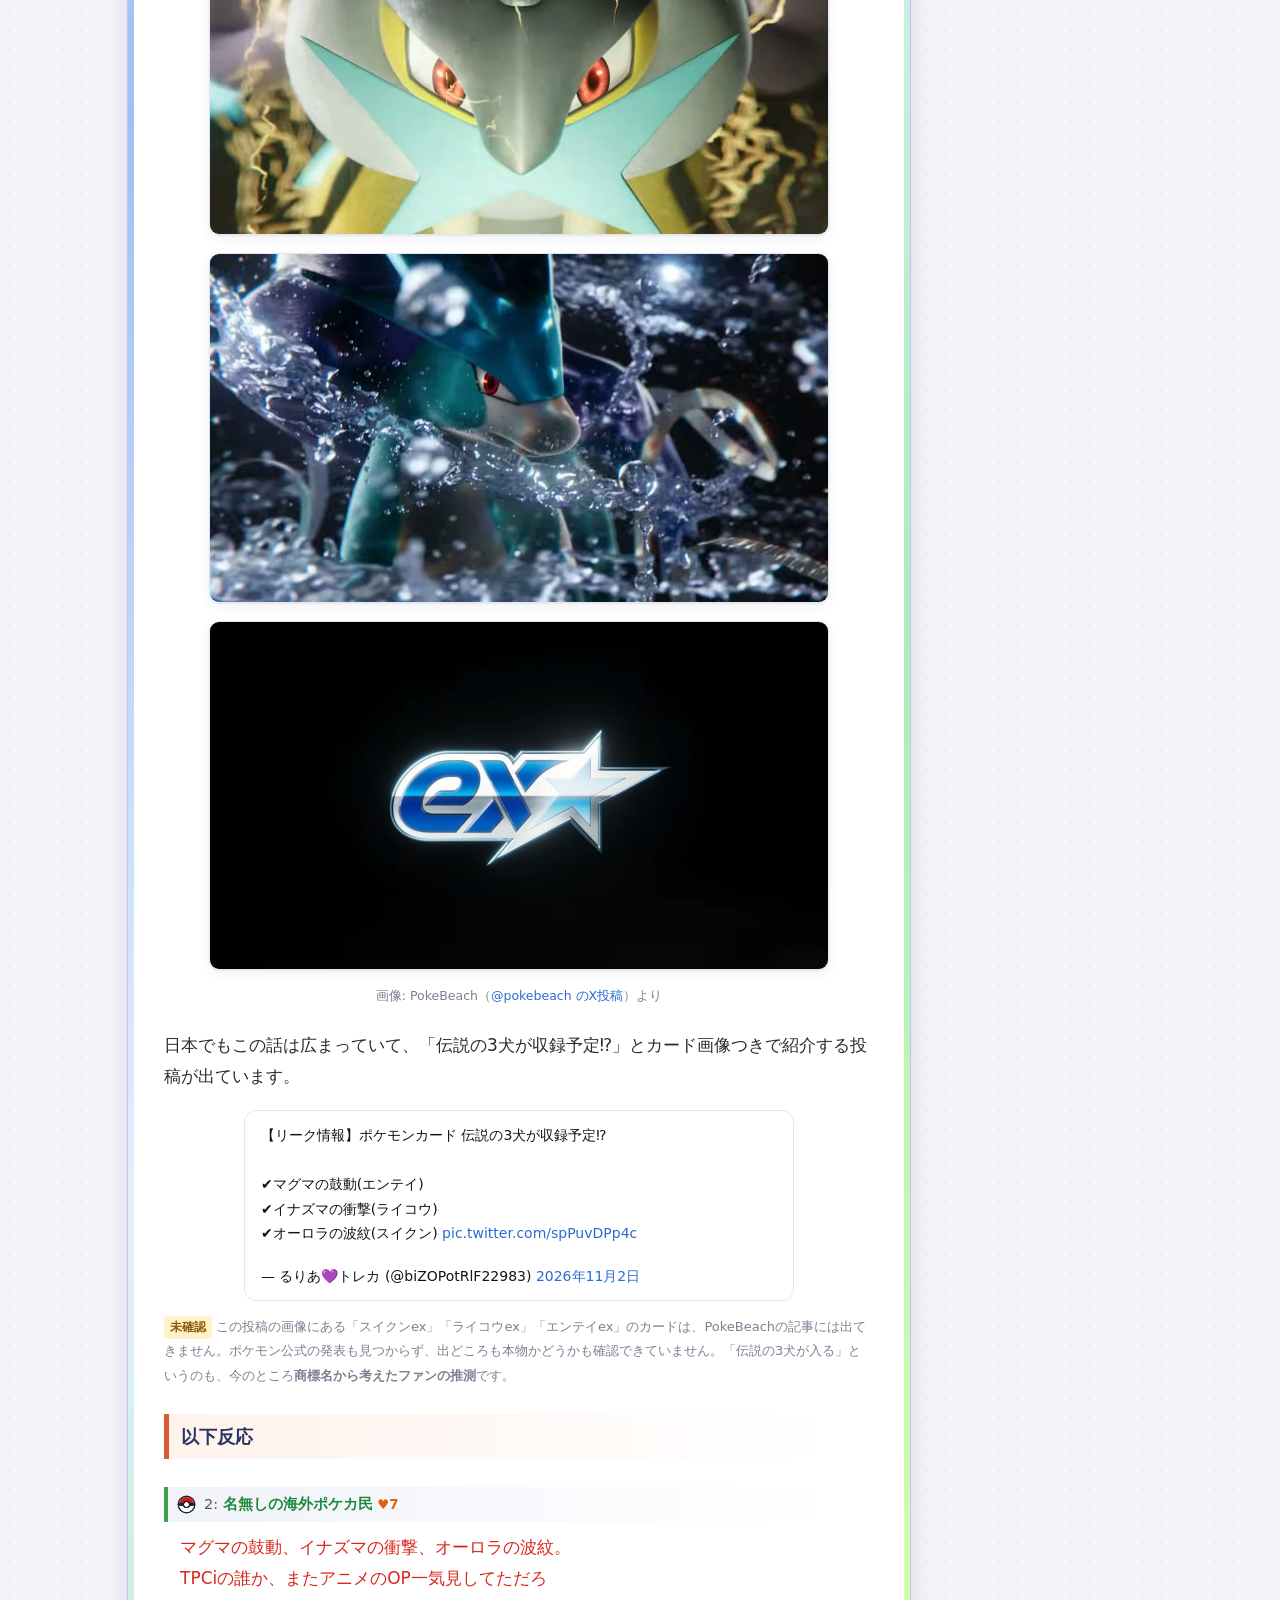
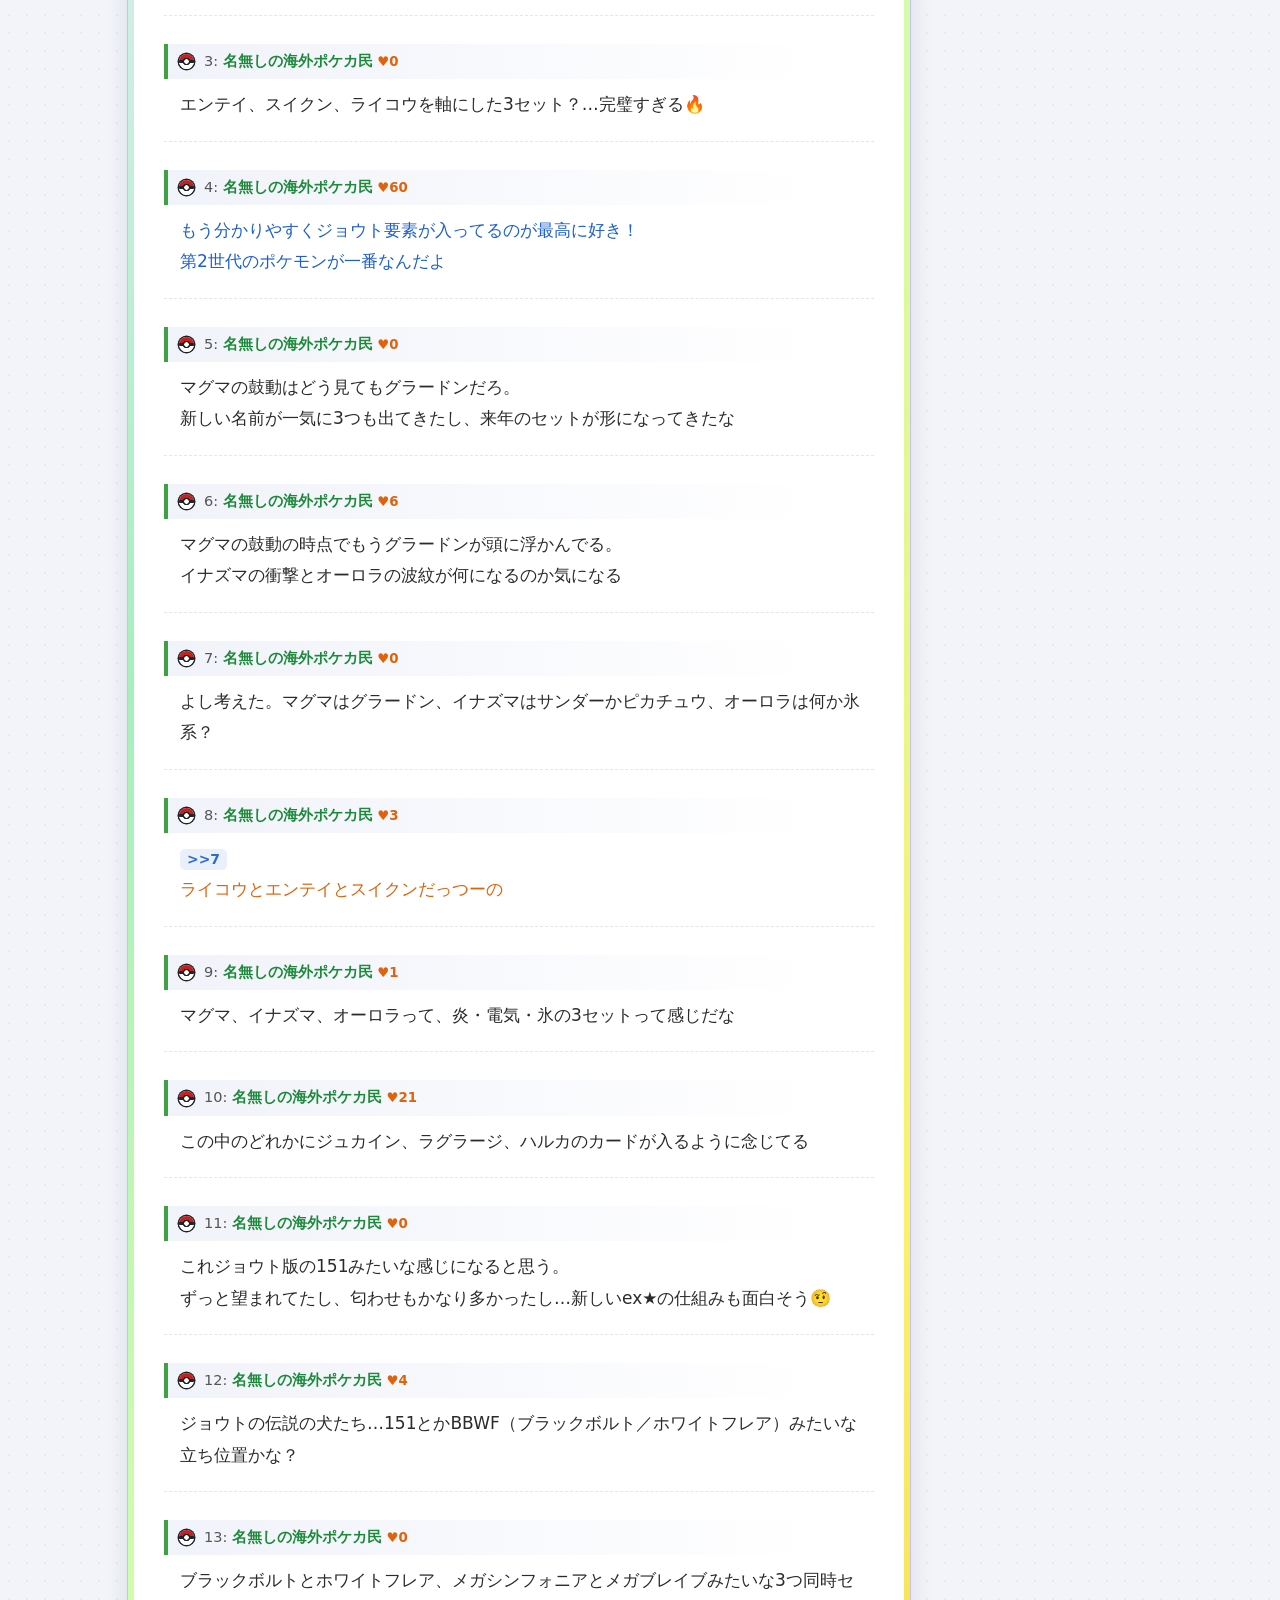
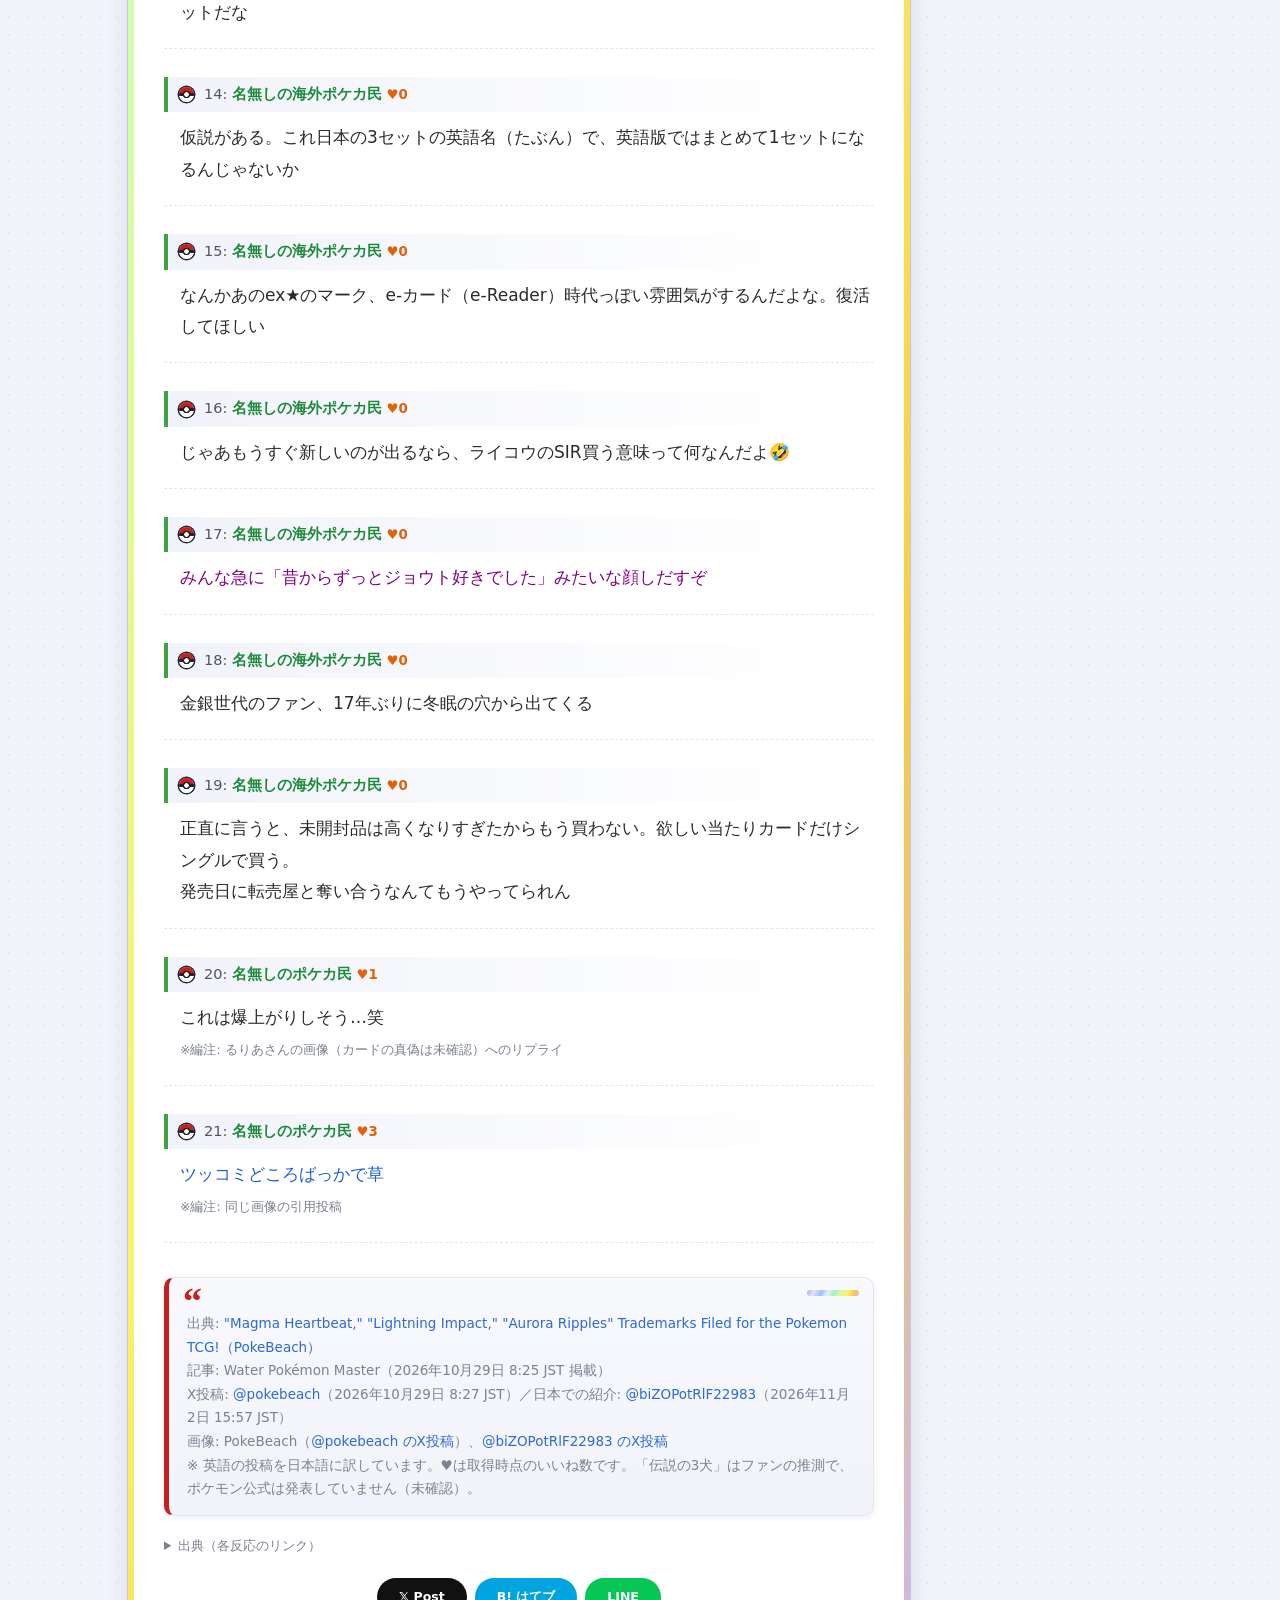
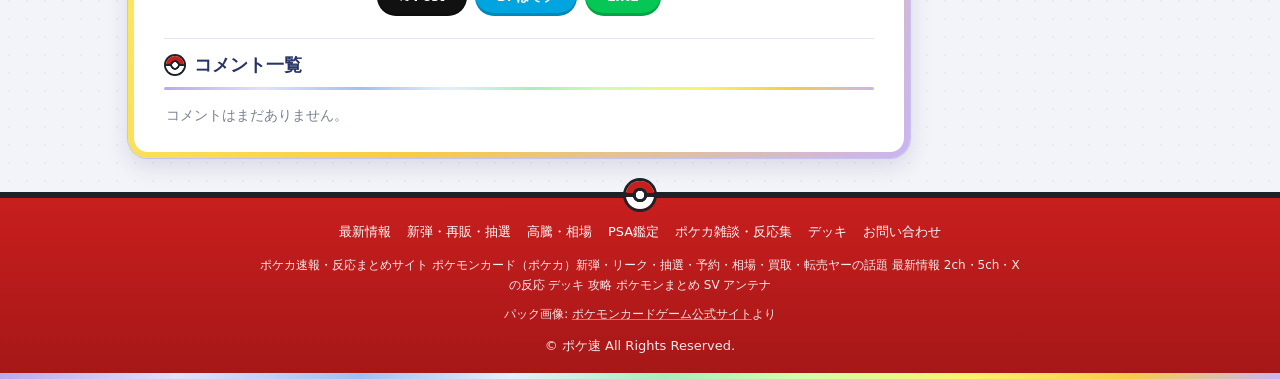
<file: articles/johto-dogs-trademarks.html>
<!DOCTYPE html>
<html lang="ja"><head><meta charset="utf-8"><meta name="viewport" content="width=device-width,initial-scale=1">
<title>【海外の反応】ポケカ新商標「マグマの鼓動」「イナズマの衝撃」「オーロラの波紋」が出願 →「どう見ても伝説の3犬」「ジョウト版151か？」 | ポケ速</title>
<meta name="description" content="ポケモンが「マグマの鼓動」「イナズマの衝撃」「オーロラの波紋」の3つの商標をポケカのパック名と同じ区分で出願したとPokeBeachが報じました。エンテイ・ライコウ・スイクンの伝説の3犬説（未確認）やex★シリーズへの期待など、海外と日本の反応をまとめました。">
<meta name="keywords" content="ポケモンカード,ポケカ,商標,新弾,リーク,海外の反応,エンテイ,ライコウ,スイクン,ex★,ポケ速,反応集,まとめ,マグマの鼓動,イナズマの衝撃,オーロラの波紋,伝説の3犬,PokeBeach,ジョウト">
<meta name="robots" content="index,follow,max-image-preview:large">
<link rel="canonical" href="https://daminchan.github.io/pokeca-sokuhou-preview/articles/johto-dogs-trademarks.html">
<meta property="og:locale" content="ja_JP">
<meta property="og:type" content="article">
<meta property="og:url" content="https://daminchan.github.io/pokeca-sokuhou-preview/articles/johto-dogs-trademarks.html">
<meta property="og:site_name" content="ポケ速">
<meta property="og:title" content="【海外の反応】ポケカ新商標「マグマの鼓動」「イナズマの衝撃」「オーロラの波紋」が出願 →「どう見ても伝説の3犬」「ジョウト版151か？」">
<meta property="og:description" content="ポケモンが「マグマの鼓動」「イナズマの衝撃」「オーロラの波紋」の3つの商標をポケカのパック名と同じ区分で出願したとPokeBeachが報じました。エンテイ・ライコウ・スイクンの伝説の3犬説（未確認）やex★シリーズへの期待など、海外と日本の反応をまとめました。">
<meta property="og:image" content="https://daminchan.github.io/pokeca-sokuhou-preview/assets/articles/johto-dogs-trademarks-thumb.jpg">
<meta property="og:image:width" content="1200">
<meta property="og:image:height" content="630">
<meta property="og:image:alt" content="エンテイ・ライコウ・スイクン（PokeBeachのX投稿画像より）">
<meta property="article:published_time" content="2026-11-04T03:10:00+09:00">
<meta property="article:modified_time" content="2026-11-04T03:10:00+09:00">
<meta property="article:section" content="ポケカ雑談・反応集">
<meta property="article:tag" content="ポケモンカード">
<meta property="article:tag" content="ポケカ">
<meta property="article:tag" content="商標">
<meta property="article:tag" content="新弾">
<meta property="article:tag" content="リーク">
<meta property="article:tag" content="海外の反応">
<meta property="article:tag" content="エンテイ">
<meta property="article:tag" content="ライコウ">
<meta property="article:tag" content="スイクン">
<meta property="article:tag" content="ex★">
<meta name="twitter:card" content="summary_large_image">
<meta name="twitter:title" content="【海外の反応】ポケカ新商標「マグマの鼓動」「イナズマの衝撃」「オーロラの波紋」が出願 →「どう見ても伝説の3犬」「ジョウト版151か？」">
<meta name="twitter:description" content="ポケモンが「マグマの鼓動」「イナズマの衝撃」「オーロラの波紋」の3つの商標をポケカのパック名と同じ区分で出願したとPokeBeachが報じました。エンテイ・ライコウ・スイクンの伝説の3犬説（未確認）やex★シリーズへの期待など、海外と日本の反応をまとめました。">
<meta name="twitter:image" content="https://daminchan.github.io/pokeca-sokuhou-preview/assets/articles/johto-dogs-trademarks-thumb.jpg">
<meta name="twitter:image:alt" content="エンテイ・ライコウ・スイクン（PokeBeachのX投稿画像より）">
<meta name="theme-color" content="#c81e1e">
<link rel="icon" href="../favicon.ico" sizes="any">
<link rel="icon" type="image/png" sizes="32x32" href="../assets/favicon-32.png">
<link rel="icon" type="image/png" sizes="192x192" href="../assets/icon-192.png">
<link rel="apple-touch-icon" sizes="180x180" href="../assets/apple-touch-icon.png">
<link rel="stylesheet" href="../assets/style.css">
<style>
.content h2.sec{margin:26px 0 10px;padding:6px 12px;font-size:18px;color:var(--navy);border-left:5px solid var(--or-2);background:linear-gradient(90deg,#fff3ec,rgba(255,243,236,0) 92%);border-radius:0 8px 8px 0}
.content h2.sec:first-child{margin-top:4px}
.content .post-img{margin:14px auto 18px;max-width:460px}
.content .post-img.wide{max-width:620px}
.content .post-img img{width:100%;height:auto;border-radius:10px;border:1px solid var(--line);box-shadow:var(--shadow)}
.content .img-credit{margin:-4px 0 22px;text-align:center;font-size:12.5px;color:var(--muted)}
.content p#res1{border-left-color:var(--red);background:linear-gradient(90deg,#fdece6,rgba(253,236,230,0) 92%)}
.content .pts{color:#e0620a;font-size:.92em;font-weight:700}
.content .ednote{font-size:12.5px;color:var(--muted)}
.content .facts{margin:12px 0 18px;padding:12px 16px;border:1px solid var(--line);border-radius:10px;background:#fafbff;font-size:14.5px;line-height:1.85}
.content .facts h3{margin:0 0 6px;font-size:15px;color:var(--navy)}
.content .facts ul{margin:0 0 8px;padding-left:1.2em}
.content .unconfirmed{display:inline-block;margin-right:4px;padding:0 6px;border-radius:4px;background:#fff1c9;color:#8a5a00;font-size:12px;font-weight:700}
.content .twitter-tweet{margin:14px auto!important}
.content blockquote.twitter-tweet{max-width:550px;margin:14px auto;padding:12px 16px;border:1px solid var(--line);border-radius:12px;background:#fff;font-size:14px}
.content .src-list{margin:8px 0 0;font-size:13px}
.content .src-list summary{cursor:pointer;color:var(--muted)}
.content .src-list ol{margin:6px 0 0;padding-left:1.2em;columns:2;column-gap:20px}
.content .src-list li{line-height:1.7;overflow-wrap:anywhere}
@media (max-width:760px){.content .src-list ol{columns:1}}
</style>
<script type="application/ld+json">{"@context": "https://schema.org", "@type": "BreadcrumbList", "itemListElement": [{"@type": "ListItem", "position": 1, "name": "ポケ速（ホーム）", "item": "https://daminchan.github.io/pokeca-sokuhou-preview/"}, {"@type": "ListItem", "position": 2, "name": "ポケカ雑談・反応集", "item": "https://daminchan.github.io/pokeca-sokuhou-preview/#category-zatsudan"}, {"@type": "ListItem", "position": 3, "name": "【海外の反応】ポケカ新商標「マグマの鼓動」「イナズマの衝撃」「オーロラの波紋」が出願 →「どう見ても伝説の3犬」「ジョウト版151か？」", "item": "https://daminchan.github.io/pokeca-sokuhou-preview/articles/johto-dogs-trademarks.html"}]}</script>
<script type="application/ld+json">{"@context": "https://schema.org", "@type": "Article", "@id": "https://daminchan.github.io/pokeca-sokuhou-preview/articles/johto-dogs-trademarks.html#article", "mainEntityOfPage": {"@type": "WebPage", "@id": "https://daminchan.github.io/pokeca-sokuhou-preview/articles/johto-dogs-trademarks.html"}, "headline": "【海外の反応】ポケカ新商標「マグマの鼓動」「イナズマの衝撃」「オーロラの波紋」が出願 →「どう見ても伝説の3犬」「ジョウト版151か？」", "description": "ポケモンが「マグマの鼓動」「イナズマの衝撃」「オーロラの波紋」の3つの商標をポケカのパック名と同じ区分で出願したとPokeBeachが報じました。エンテイ・ライコウ・スイクンの伝説の3犬説（未確認）やex★シリーズへの期待など、海外と日本の反応をまとめました。", "image": ["https://daminchan.github.io/pokeca-sokuhou-preview/assets/articles/johto-dogs-trademarks-thumb.jpg", "https://daminchan.github.io/pokeca-sokuhou-preview/assets/articles/johto-dogs-trademarks-1.jpg", "https://daminchan.github.io/pokeca-sokuhou-preview/assets/articles/johto-dogs-trademarks-2.jpg", "https://daminchan.github.io/pokeca-sokuhou-preview/assets/articles/johto-dogs-trademarks-3.jpg", "https://daminchan.github.io/pokeca-sokuhou-preview/assets/articles/johto-dogs-trademarks-4.jpg"], "datePublished": "2026-11-04T03:10:00+09:00", "dateModified": "2026-11-04T03:10:00+09:00", "inLanguage": "ja", "articleSection": "ポケカ雑談・反応集", "keywords": "ポケモンカード,ポケカ,商標,新弾,リーク,海外の反応,エンテイ,ライコウ,スイクン,ex★,ポケ速,反応集,まとめ,マグマの鼓動,イナズマの衝撃,オーロラの波紋,伝説の3犬,PokeBeach,ジョウト", "author": {"@type": "Organization", "name": "ポケ速", "url": "https://daminchan.github.io/pokeca-sokuhou-preview/"}, "publisher": {"@type": "Organization", "@id": "https://daminchan.github.io/pokeca-sokuhou-preview/#org", "name": "ポケ速", "logo": {"@type": "ImageObject", "url": "https://daminchan.github.io/pokeca-sokuhou-preview/assets/logo.png", "width": 1000, "height": 240}}, "isPartOf": {"@type": "WebSite", "@id": "https://daminchan.github.io/pokeca-sokuhou-preview/#website", "name": "ポケ速", "url": "https://daminchan.github.io/pokeca-sokuhou-preview/"}, "isBasedOn": {"@type": "NewsArticle", "url": "https://www.pokebeach.com/2026/10/magma-heartbeat-lightning-impact-aurora-ripples-trademarks-filed-for-the-pokemon-tcg", "headline": "\"Magma Heartbeat,\" \"Lightning Impact,\" \"Aurora Ripples\" Trademarks Filed for the Pokemon TCG!", "author": {"@type": "Person", "name": "Water Pokémon Master"}, "publisher": {"@type": "Organization", "name": "PokeBeach"}, "datePublished": "2026-10-28T23:25:52+00:00"}}</script>
</head><body>
<header>
<div class="topbar"><p>ポケモンカード（ポケカ）の新弾・再販・抽選・開封・高騰・相場・PSA鑑定の話題とX（Twitter）の反応をまとめてお届け</p></div>
<div class="logobar has-banner"><a class="logo" href="../" title="ポケ速 | ポケモンカード（ポケカ）反応まとめ"><img class="site-banner" src="../assets/brand/header.webp" width="1600" height="500" alt="ポケ速｜ポケカの「今」が一瞬でわかる！新弾・リーク・再販・相場・Xの反応まとめ" decoding="async" fetchpriority="high"><span class="site-name">ポケ速</span></a></div>
<div class="firstview"><ul class="packs"><li style="--r:-8deg;--h:172px;--y:6px"><img src="../assets/packs/30th-celebration.webp" width="188" height="380" alt="ポケモンカードゲーム MEGA 拡張パック「30th CELEBRATION」（30thセレブレーション）" loading="eager" decoding="async"></li><li style="--r:5deg;--h:160px;--y:2px"><img src="../assets/packs/mega-brave.webp" width="189" height="380" alt="ポケモンカードゲーム MEGA 拡張パック「メガブレイブ」" loading="eager" decoding="async"></li><li style="--r:-4deg;--h:166px;--y:6px"><img src="../assets/packs/mega-symphonia.webp" width="189" height="380" alt="ポケモンカードゲーム MEGA 拡張パック「メガシンフォニア」" loading="eager" decoding="async"></li><li style="--r:6deg;--h:158px;--y:0px"><img src="../assets/packs/inferno-x.webp" width="189" height="380" alt="ポケモンカードゲーム MEGA 拡張パック「インフェルノX」" loading="eager" decoding="async"></li><li style="--r:-2deg;--h:150px;--y:8px"><img src="../assets/packs/special-deck-set-mega.webp" width="411" height="380" alt="ポケモンカードゲーム MEGA スペシャルデッキセットMEGA メガオーダイル・メガカイリュー・メガゲンガー" loading="eager" decoding="async"></li><li style="--r:-5deg;--h:174px;--y:2px"><img src="../assets/packs/mega-dream-ex.webp" width="203" height="380" alt="ポケモンカードゲーム MEGA ハイクラスパック「MEGAドリームex」" loading="eager" decoding="async"></li><li style="--r:4deg;--h:160px;--y:4px"><img src="../assets/packs/ninja-spinner.webp" width="189" height="380" alt="ポケモンカードゲーム MEGA 拡張パック「ニンジャスピナー」" loading="eager" decoding="async"></li><li style="--r:-6deg;--h:166px;--y:0px"><img src="../assets/packs/abyss-eye.webp" width="188" height="380" alt="ポケモンカードゲーム MEGA 拡張パック「アビスアイ」" loading="eager" decoding="async"></li><li style="--r:7deg;--h:158px;--y:6px"><img src="../assets/packs/storm-emeralda.webp" width="189" height="380" alt="ポケモンカードゲーム MEGA 拡張パック「ストームエメラルダ」" loading="eager" decoding="async"></li></ul><div class="fv-txt">POKESOKU / POKÉMON CARD NEWS</div></div>
<nav class="gnav" aria-label="カテゴリー"><ul><li><a href="#">最新情報</a></li><li><a href="#">新弾・再販・抽選</a></li><li><a href="#">高騰・相場</a></li><li><a href="#">PSA鑑定</a></li><li class="cur"><a href="#category-zatsudan">ポケカ雑談・反応集</a></li><li><a href="#">デッキ</a></li><li><a href="#">お問い合わせ</a></li></ul></nav>
</header>
<div class="wrap">
<div class="main">
<nav id="breadcrumb" class="box" aria-label="パンくずリスト"><a class="home" href="../">ポケ速</a><span class="sep">›</span><a href="#category-zatsudan">ポケカ雑談・反応集</a><span class="sep">›</span>【海外の反応】ポケカ新商標「マグマの鼓動」「イナズマの衝撃」「オーロラの波紋」が出願</nav>
<div class="cols">
<div id="share_plz" class="box">
<a class="s-x" href="https://x.com/intent/post?text=%E3%80%90%E6%B5%B7%E5%A4%96%E3%81%AE%E5%8F%8D%E5%BF%9C%E3%80%91%E3%83%9D%E3%82%B1%E3%82%AB%E6%96%B0%E5%95%86%E6%A8%99%E3%80%8C%E3%83%9E%E3%82%B0%E3%83%9E%E3%81%AE%E9%BC%93%E5%8B%95%E3%80%8D%E3%80%8C%E3%82%A4%E3%83%8A%E3%82%BA%E3%83%9E%E3%81%AE%E8%A1%9D%E6%92%83%E3%80%8D%E3%80%8C%E3%82%AA%E3%83%BC%E3%83%AD%E3%83%A9%E3%81%AE%E6%B3%A2%E7%B4%8B%E3%80%8D%E3%81%8C%E5%87%BA%E9%A1%98&url=https%3A%2F%2Fdaminchan.github.io%2Fpokeca-sokuhou-preview%2Farticles%2Fjohto-dogs-trademarks.html" target="_blank" rel="noopener"><b>𝕏</b>Post</a>
<a class="s-hb" href="#"><b>B!</b>はてブ</a>
<a class="s-line" href="#"><b>L</b>LINE</a>
<a class="s-fd" href="#"><b>≡</b>Feedly</a>
</div>
<article>
<div class="post-meta">
<div class="cat-tag"><a class="cat" href="#category-zatsudan" rel="category">ポケカ雑談・反応集</a><a class="tag" href="#" rel="tag">ポケモンカード</a><a class="tag" href="#" rel="tag">ポケカ</a><a class="tag" href="#" rel="tag">商標</a><a class="tag" href="#" rel="tag">新弾</a><a class="tag" href="#" rel="tag">リーク</a><a class="tag" href="#" rel="tag">海外の反応</a><a class="tag" href="#" rel="tag">エンテイ</a><a class="tag" href="#" rel="tag">ライコウ</a><a class="tag" href="#" rel="tag">スイクン</a><a class="tag" href="#" rel="tag">ex★</a></div>
<h1>【海外の反応】ポケカ新商標「マグマの鼓動」「イナズマの衝撃」「オーロラの波紋」が出願 →「どう見ても伝説の3犬（エンテイ・ライコウ・スイクン）」「ジョウト版151か？」【PokeBeach】</h1>
<div class="post-date"><time datetime="2026-11-04T03:10:00+09:00">2026年11月4日</time></div>
</div>
<div class="eyecatch"><div class="card-in">
<div class="card-top"><span class="lbl">海外の反応・リーク</span><span class="energy" aria-hidden="true"><i style="--c:var(--t-fire)"></i><i style="--c:var(--t-water)"></i></span></div>
<div class="thumb"><img src="../assets/articles/johto-dogs-trademarks-thumb.jpg" width="1200" height="630" alt="エンテイ・ライコウ・スイクン（PokeBeachのX投稿画像より）"></div>
<div class="card-bot"><span class="energy" aria-hidden="true"><i style="--c:var(--t-grass)"></i><i style="--c:var(--t-fire)"></i><i style="--c:var(--t-water)"></i><i style="--c:var(--t-light)"></i><i style="--c:var(--t-psy)"></i><i style="--c:var(--t-fight)"></i><i style="--c:var(--t-dark)"></i><i style="--c:var(--t-metal)"></i></span></div>
</div></div>
<p class="img-credit" style="text-align:right;font-size:12px;color:var(--muted);margin:4px 2px 0">画像: PokeBeach（<a href="https://x.com/pokebeach/status/2115586207895998618" target="_blank" rel="noopener noreferrer nofollow">@pokebeach</a>）より</p>
<div class="lead"><h2>ポケカ新商標「マグマの鼓動」「イナズマの衝撃」「オーロラの波紋」 海外の反応まとめ</h2><p>海外のポケカ情報サイトPokeBeachによると、ポケモンが<strong>「マグマの鼓動」「イナズマの衝撃」「オーロラの波紋」</strong>の3つの商標を、ポケカのパック名と同じ区分で出願しました。名前から<strong>エンテイ・ライコウ・スイクン（伝説の3犬）</strong>を連想する声が多いですが、これは<strong>まだ公式に発表されていないファンの推測（未確認）</strong>です。海外と日本の反応をまとめました。</p></div>
<div class="content">
<h2 class="sec">こういうのがあった</h2>
<p id="res1">1: <strong><span style="color: #008000;">PokeBeach</span></strong> ID:<a href="https://x.com/pokebeach/status/2115586207895998618" target="_blank" rel="noopener noreferrer nofollow">@pokebeach</a> <span class="pts">♥1,520</span></p>
<p><strong>「マグマの鼓動」「イナズマの衝撃」「オーロラの波紋」の商標がポケカ向けに出願された！</strong><br />
<span style="color: #ff0000;">詳細はPokeBeachの記事をチェック</span></p>
<blockquote class="twitter-tweet" data-lang="ja" data-dnt="true"><p lang="en" dir="ltr">&quot;Magma Heartbeat,&quot; &quot;Lightning Impact,&quot; &quot;Aurora Ripples&quot; Trademarks Filed for the Pokemon TCG!<br><br>Check out this article on PokeBeach for all the details:<br><br>➡️ <a href="https://t.co/L4vDgRKx7p">https://t.co/L4vDgRKx7p</a> <a href="https://t.co/ePbvz23wq0">pic.twitter.com/ePbvz23wq0</a></p>&mdash; PokeBeach.com💧 (@pokebeach) <a href="https://twitter.com/pokebeach/status/2115586207895998618?ref_src=twsrc%5Etfw">2026年10月29日</a></blockquote>
<div class="facts">
<h3>PokeBeachの記事で確認できたこと</h3>
<ul>
<li><strong>誰が:</strong> Pokemon（ポケモン側）が新しい商標を3つ出願（記事の表記は「Pokemon」のみ。出願人の正式名称は記事に記載なし）</li>
<li><strong>何を:</strong> 「マグマの鼓動（Magma Heartbeat）」「イナズマの衝撃（Lightning Impact）」「オーロラの波紋（Aurora Ripples）」</li>
<li><strong>区分:</strong> これまでポケカの拡張パック名に使われてきたのと同じ区分で登録されている</li>
<li><strong>いつ:</strong> PokeBeachの記事掲載は2026年10月29日 8:25（日本時間）。出願日そのものは記事に記載なし</li>
<li><strong>どこで:</strong> <span class="unconfirmed">未確認</span>どの国・機関への出願かは記事に記載なし</li>
</ul>
<h3>PokeBeachの見立て（公式発表ではない）</h3>
<ul>
<li><span class="unconfirmed">未確認</span>名前は「明らかにエンテイ・スイクン・ライコウを指している」とPokeBeachは書いている。ポケモン側はまだ何も発表していない</li>
<li><span class="unconfirmed">未確認</span>8月の世界大会（Worlds）で予告された次の「ポケモンex★」シリーズの看板になる、とPokeBeachは見ている。シリーズの中身やex★がどんな仕組みかはまだ何も分かっていない</li>
<li><span class="unconfirmed">未確認</span>この3つのセットが春から新シリーズを始める可能性がある、とも書いている</li>
</ul>
</div>
<figure class="post-img wide"><a href="../assets/articles/johto-dogs-trademarks-1.jpg" target="_blank" rel="noopener"><img src="../assets/articles/johto-dogs-trademarks-1.jpg" width="1200" height="675" alt="炎の中のエンテイ（PokeBeachのX投稿画像）" loading="lazy" decoding="async"></a></figure>
<figure class="post-img wide"><a href="../assets/articles/johto-dogs-trademarks-2.jpg" target="_blank" rel="noopener"><img src="../assets/articles/johto-dogs-trademarks-2.jpg" width="1200" height="675" alt="雷をまとったライコウ（PokeBeachのX投稿画像）" loading="lazy" decoding="async"></a></figure>
<figure class="post-img wide"><a href="../assets/articles/johto-dogs-trademarks-3.jpg" target="_blank" rel="noopener"><img src="../assets/articles/johto-dogs-trademarks-3.jpg" width="1200" height="675" alt="水しぶきの中のスイクン（PokeBeachのX投稿画像）" loading="lazy" decoding="async"></a></figure>
<figure class="post-img wide"><a href="../assets/articles/johto-dogs-trademarks-4.jpg" target="_blank" rel="noopener"><img src="../assets/articles/johto-dogs-trademarks-4.jpg" width="1200" height="675" alt="ポケモンex★のロゴ（PokeBeachのX投稿画像）" loading="lazy" decoding="async"></a></figure>
<p class="img-credit">画像: PokeBeach（<a href="https://x.com/pokebeach/status/2115586207895998618" target="_blank" rel="noopener noreferrer nofollow">@pokebeach のX投稿</a>）より</p>
<p>日本でもこの話は広まっていて、「伝説の3犬が収録予定⁉️」とカード画像つきで紹介する投稿が出ています。</p>
<blockquote class="twitter-tweet" data-lang="ja" data-dnt="true"><p lang="ja" dir="ltr">【リーク情報】ポケモンカード 伝説の3犬が収録予定⁉️ <br><br>✔️マグマの鼓動(エンテイ)<br>✔️イナズマの衝撃(ライコウ)<br>✔️オーロラの波紋(スイクン) <a href="https://t.co/spPuvDPp4c">pic.twitter.com/spPuvDPp4c</a></p>&mdash; るりあ💜トレカ (@biZOPotRlF22983) <a href="https://twitter.com/biZOPotRlF22983/status/2117149091256013079?ref_src=twsrc%5Etfw">2026年11月2日</a></blockquote>
<p class="ednote" style="font-size:13px;color:var(--muted)"><span class="unconfirmed">未確認</span>この投稿の画像にある「スイクンex」「ライコウex」「エンテイex」のカードは、PokeBeachの記事には出てきません。ポケモン公式の発表も見つからず、出どころも本物かどうかも確認できていません。「伝説の3犬が入る」というのも、今のところ<strong>商標名から考えたファンの推測</strong>です。</p>
<h2 class="sec">以下反応</h2>
<p id="res2">2: <strong><span style="color: #008000;">名無しの海外ポケカ民</span></strong> <span class="pts">♥7</span></p>
<p><span style="color: #ff0000;">マグマの鼓動、イナズマの衝撃、オーロラの波紋。<br />
TPCiの誰か、またアニメのOP一気見してただろ</span></p>
<p id="res3">3: <strong><span style="color: #008000;">名無しの海外ポケカ民</span></strong> <span class="pts">♥0</span></p>
<p>エンテイ、スイクン、ライコウを軸にした3セット？…完璧すぎる🔥</p>
<p id="res4">4: <strong><span style="color: #008000;">名無しの海外ポケカ民</span></strong> <span class="pts">♥60</span></p>
<p><span style="color: #0000ff;">もう分かりやすくジョウト要素が入ってるのが最高に好き！<br />
第2世代のポケモンが一番なんだよ</span></p>
<p id="res5">5: <strong><span style="color: #008000;">名無しの海外ポケカ民</span></strong> <span class="pts">♥0</span></p>
<p>マグマの鼓動はどう見てもグラードンだろ。<br />
新しい名前が一気に3つも出てきたし、来年のセットが形になってきたな</p>
<p id="res6">6: <strong><span style="color: #008000;">名無しの海外ポケカ民</span></strong> <span class="pts">♥6</span></p>
<p>マグマの鼓動の時点でもうグラードンが頭に浮かんでる。<br />
イナズマの衝撃とオーロラの波紋が何になるのか気になる</p>
<p id="res7">7: <strong><span style="color: #008000;">名無しの海外ポケカ民</span></strong> <span class="pts">♥0</span></p>
<p>よし考えた。マグマはグラードン、イナズマはサンダーかピカチュウ、オーロラは何か氷系？</p>
<p id="res8">8: <strong><span style="color: #008000;">名無しの海外ポケカ民</span></strong> <span class="pts">♥3</span></p>
<p><a href="#res7">&gt;&gt;7</a><br />
<span style="color: #ff6600;">ライコウとエンテイとスイクンだっつーの</span></p>
<p id="res9">9: <strong><span style="color: #008000;">名無しの海外ポケカ民</span></strong> <span class="pts">♥1</span></p>
<p>マグマ、イナズマ、オーロラって、炎・電気・氷の3セットって感じだな</p>
<p id="res10">10: <strong><span style="color: #008000;">名無しの海外ポケカ民</span></strong> <span class="pts">♥21</span></p>
<p>この中のどれかにジュカイン、ラグラージ、ハルカのカードが入るように念じてる</p>
<p id="res11">11: <strong><span style="color: #008000;">名無しの海外ポケカ民</span></strong> <span class="pts">♥0</span></p>
<p>これジョウト版の151みたいな感じになると思う。<br />
ずっと望まれてたし、匂わせもかなり多かったし…新しいex★の仕組みも面白そう🤨</p>
<p id="res12">12: <strong><span style="color: #008000;">名無しの海外ポケカ民</span></strong> <span class="pts">♥4</span></p>
<p>ジョウトの伝説の犬たち…151とかBBWF（ブラックボルト／ホワイトフレア）みたいな立ち位置かな？</p>
<p id="res13">13: <strong><span style="color: #008000;">名無しの海外ポケカ民</span></strong> <span class="pts">♥0</span></p>
<p>ブラックボルトとホワイトフレア、メガシンフォニアとメガブレイブみたいな3つ同時セットだな</p>
<p id="res14">14: <strong><span style="color: #008000;">名無しの海外ポケカ民</span></strong> <span class="pts">♥0</span></p>
<p>仮説がある。これ日本の3セットの英語名（たぶん）で、英語版ではまとめて1セットになるんじゃないか</p>
<p id="res15">15: <strong><span style="color: #008000;">名無しの海外ポケカ民</span></strong> <span class="pts">♥0</span></p>
<p>なんかあのex★のマーク、e-カード（e-Reader）時代っぽい雰囲気がするんだよな。復活してほしい</p>
<p id="res16">16: <strong><span style="color: #008000;">名無しの海外ポケカ民</span></strong> <span class="pts">♥0</span></p>
<p>じゃあもうすぐ新しいのが出るなら、ライコウのSIR買う意味って何なんだよ🤣</p>
<p id="res17">17: <strong><span style="color: #008000;">名無しの海外ポケカ民</span></strong> <span class="pts">♥0</span></p>
<p><span style="color: #800080;">みんな急に「昔からずっとジョウト好きでした」みたいな顔しだすぞ</span></p>
<p id="res18">18: <strong><span style="color: #008000;">名無しの海外ポケカ民</span></strong> <span class="pts">♥0</span></p>
<p>金銀世代のファン、17年ぶりに冬眠の穴から出てくる</p>
<p id="res19">19: <strong><span style="color: #008000;">名無しの海外ポケカ民</span></strong> <span class="pts">♥0</span></p>
<p>正直に言うと、未開封品は高くなりすぎたからもう買わない。欲しい当たりカードだけシングルで買う。<br />
発売日に転売屋と奪い合うなんてもうやってられん</p>
<p id="res20">20: <strong><span style="color: #008000;">名無しのポケカ民</span></strong> <span class="pts">♥1</span></p>
<p>これは爆上がりしそう…笑<br />
<span class="ednote">※編注: るりあさんの画像（カードの真偽は未確認）へのリプライ</span></p>
<p id="res21">21: <strong><span style="color: #008000;">名無しのポケカ民</span></strong> <span class="pts">♥3</span></p>
<p><span style="color: #0000ff;">ツッコミどころばっかで草</span><br />
<span class="ednote">※編注: 同じ画像の引用投稿</span></p>
<blockquote><p class="thumb-credit" style="margin:0;font-size:0.9em;">出典: <a href="https://www.pokebeach.com/2026/10/magma-heartbeat-lightning-impact-aurora-ripples-trademarks-filed-for-the-pokemon-tcg" target="_blank" rel="noopener noreferrer nofollow">"Magma Heartbeat," "Lightning Impact," "Aurora Ripples" Trademarks Filed for the Pokemon TCG!（PokeBeach）</a><br />
記事: Water Pokémon Master（2026年10月29日 8:25 JST 掲載）<br />
X投稿: <a href="https://x.com/pokebeach/status/2115586207895998618" target="_blank" rel="noopener noreferrer nofollow">@pokebeach</a>（2026年10月29日 8:27 JST）／日本での紹介: <a href="https://x.com/biZOPotRlF22983/status/2117149091256013079" target="_blank" rel="noopener noreferrer nofollow">@biZOPotRlF22983</a>（2026年11月2日 15:57 JST）<br />
画像: PokeBeach（<a href="https://x.com/pokebeach/status/2115586207895998618" target="_blank" rel="noopener noreferrer nofollow">@pokebeach のX投稿</a>）、<a href="https://x.com/biZOPotRlF22983/status/2117149091256013079" target="_blank" rel="noopener noreferrer nofollow">@biZOPotRlF22983 のX投稿</a><br />
※ 英語の投稿を日本語に訳しています。♥は取得時点のいいね数です。「伝説の3犬」はファンの推測で、ポケモン公式は発表していません（未確認）。</p></blockquote>
<details class="src-list"><summary>出典（各反応のリンク）</summary><ol>
<li><a href="https://x.com/YourGrails/status/2115610791298859385" target="_blank" rel="noopener noreferrer nofollow">2: @YourGrails</a></li>
<li><a href="https://x.com/TeamSnagemHQ/status/2115705886392078675" target="_blank" rel="noopener noreferrer nofollow">3: @TeamSnagemHQ</a></li>
<li><a href="https://x.com/PokeCardStop/status/2115804526154260857" target="_blank" rel="noopener noreferrer nofollow">4: @PokeCardStop</a></li>
<li><a href="https://x.com/HITZ_tcg/status/2115601016074949079" target="_blank" rel="noopener noreferrer nofollow">5: @HITZ_tcg</a></li>
<li><a href="https://x.com/itsPokeGhost/status/2115615348439343148" target="_blank" rel="noopener noreferrer nofollow">6: @itsPokeGhost</a></li>
<li><a href="https://x.com/itsPokeGhost/status/2115829217422369122" target="_blank" rel="noopener noreferrer nofollow">7: @itsPokeGhost</a></li>
<li><a href="https://x.com/magicalcharm160/status/2115848480392720607" target="_blank" rel="noopener noreferrer nofollow">8: @magicalcharm160</a></li>
<li><a href="https://x.com/Nick00Nak/status/2115611550023323931" target="_blank" rel="noopener noreferrer nofollow">9: @Nick00Nak</a></li>
<li><a href="https://x.com/XandersQuest_/status/2115602567644495906" target="_blank" rel="noopener noreferrer nofollow">10: @XandersQuest_</a></li>
<li><a href="https://x.com/DecksByDanTCG/status/2115761517882949642" target="_blank" rel="noopener noreferrer nofollow">11: @DecksByDanTCG</a></li>
<li><a href="https://x.com/SubwayBossING07/status/2115845267748737320" target="_blank" rel="noopener noreferrer nofollow">12: @SubwayBossING07</a></li>
<li><a href="https://x.com/AngelEsain/status/2115605530219847858" target="_blank" rel="noopener noreferrer nofollow">13: @AngelEsain</a></li>
<li><a href="https://x.com/ashketchum12335/status/2115603126120329676" target="_blank" rel="noopener noreferrer nofollow">14: @ashketchum12335</a></li>
<li><a href="https://x.com/tyestakes/status/2115806767200498055" target="_blank" rel="noopener noreferrer nofollow">15: @tyestakes</a></li>
<li><a href="https://x.com/ClaudioVi_/status/2115716194187796893" target="_blank" rel="noopener noreferrer nofollow">16: @ClaudioVi_</a></li>
<li><a href="https://x.com/yumz69/status/2115972026691453202" target="_blank" rel="noopener noreferrer nofollow">17: @yumz69</a></li>
<li><a href="https://x.com/Poke_Dodo/status/2115824526650950142" target="_blank" rel="noopener noreferrer nofollow">18: @Poke_Dodo</a></li>
<li><a href="https://x.com/KawaiiNekoRose/status/2115838312342843838" target="_blank" rel="noopener noreferrer nofollow">19: @KawaiiNekoRose</a></li>
<li><a href="https://x.com/0079Usk/status/2117155809104925096" target="_blank" rel="noopener noreferrer nofollow">20: @0079Usk</a></li>
<li><a href="https://x.com/Third_wind1015/status/2117277448144670873" target="_blank" rel="noopener noreferrer nofollow">21: @Third_wind1015</a></li>
</ol></details>
</div>
<div class="sns"><a class="s-x" href="https://x.com/intent/post?text=%E3%80%90%E6%B5%B7%E5%A4%96%E3%81%AE%E5%8F%8D%E5%BF%9C%E3%80%91%E3%83%9D%E3%82%B1%E3%82%AB%E6%96%B0%E5%95%86%E6%A8%99%E3%80%8C%E3%83%9E%E3%82%B0%E3%83%9E%E3%81%AE%E9%BC%93%E5%8B%95%E3%80%8D%E3%80%8C%E3%82%A4%E3%83%8A%E3%82%BA%E3%83%9E%E3%81%AE%E8%A1%9D%E6%92%83%E3%80%8D%E3%80%8C%E3%82%AA%E3%83%BC%E3%83%AD%E3%83%A9%E3%81%AE%E6%B3%A2%E7%B4%8B%E3%80%8D%E3%81%8C%E5%87%BA%E9%A1%98&url=https%3A%2F%2Fdaminchan.github.io%2Fpokeca-sokuhou-preview%2Farticles%2Fjohto-dogs-trademarks.html" target="_blank" rel="noopener">𝕏 Post</a><a class="s-hb" href="#">B! はてブ</a><a class="s-line" href="#">LINE</a></div>
<h3 class="single_title">コメント一覧</h3>
<p class="nocomment">コメントはまだありません。</p>
</article>
</div>
</div>
<aside id="sidebar">
<div class="widget box"><div class="widgettitle"><span class="ball"></span><h2>ポケカ記事検索</h2></div><form class="searchform" onsubmit="return false"><input type="text" placeholder="ポケカ・PSA・高騰など" aria-label="ポケカ記事検索"><button type="submit">検索</button></form></div>
<div class="widget box"><div class="widgettitle"><span class="ball"></span><h2>新着のポケカ反応集</h2></div><ul><li><a href="johto-dogs-trademarks.html" aria-current="page">【海外の反応】ポケカ新商標「マグマの鼓動」「イナズマの衝撃」「オーロラの波紋」が出願</a></li><li><a href="mcdonalds-2027-leak.html">【海外の反応】TPCiがマクドナルド2027年版ポケカを誤って先行公開</a></li><li><a href="reddit-confiscated-packs.html">【海外の反応】母親に没収されたポケカ未開封パック21個が出てきた</a></li><li><a href="../">【ポケカ】ポケカを買おうとしたら店員にタイプ相性クイズを出された（※夢）</a></li></ul></div>
<div class="widget box"><div class="widgettitle"><span class="ball"></span><h2>人気のポケカ反応集（コメント数順）</h2></div><p class="nodata">まだデータがありません。</p></div>
<div class="widget box"><div class="widgettitle"><span class="ball"></span><h2>ポケカのカテゴリー</h2></div><ul><li><a href="#">ポケカ最新情報・ニュース</a></li><li><a href="#">新弾・再販・抽選情報</a></li><li><a href="#">高騰・買取相場まとめ</a></li><li><a href="#">PSA鑑定・PSA10相場</a></li><li><a href="#">開封結果・パック開封</a></li><li id="category-zatsudan"><a href="#category-zatsudan">ポケカ雑談・反応集</a></li><li><a href="#">転売・転売対策の話題</a></li><li><a href="#">デッキ・環境</a></li></ul></div>
</aside>
</div>
<footer id="footer"><div class="footer_content"><ul><li><a href="#">最新情報</a></li><li><a href="#">新弾・再販・抽選</a></li><li><a href="#">高騰・相場</a></li><li><a href="#">PSA鑑定</a></li><li><a href="#category-zatsudan">ポケカ雑談・反応集</a></li><li><a href="#">デッキ</a></li><li><a href="#">お問い合わせ</a></li></ul><p class="footer_desc">ポケカ速報・反応まとめサイト ポケモンカード（ポケカ）新弾・リーク・抽選・予約・相場・買取・転売ヤーの話題 最新情報 2ch・5ch・Xの反応 デッキ 攻略 ポケモンまとめ SV アンテナ</p><p class="credit">パック画像: <a href="https://www.pokemon-card.com/" target="_blank" rel="noopener noreferrer">ポケモンカードゲーム公式サイト</a>より</p><div id="copyright">© ポケ速 All Rights Reserved.</div></div><div class="footer_bottom"></div></footer>
<script async src="https://platform.twitter.com/widgets.js" charset="utf-8"></script>
</body></html>
</file>
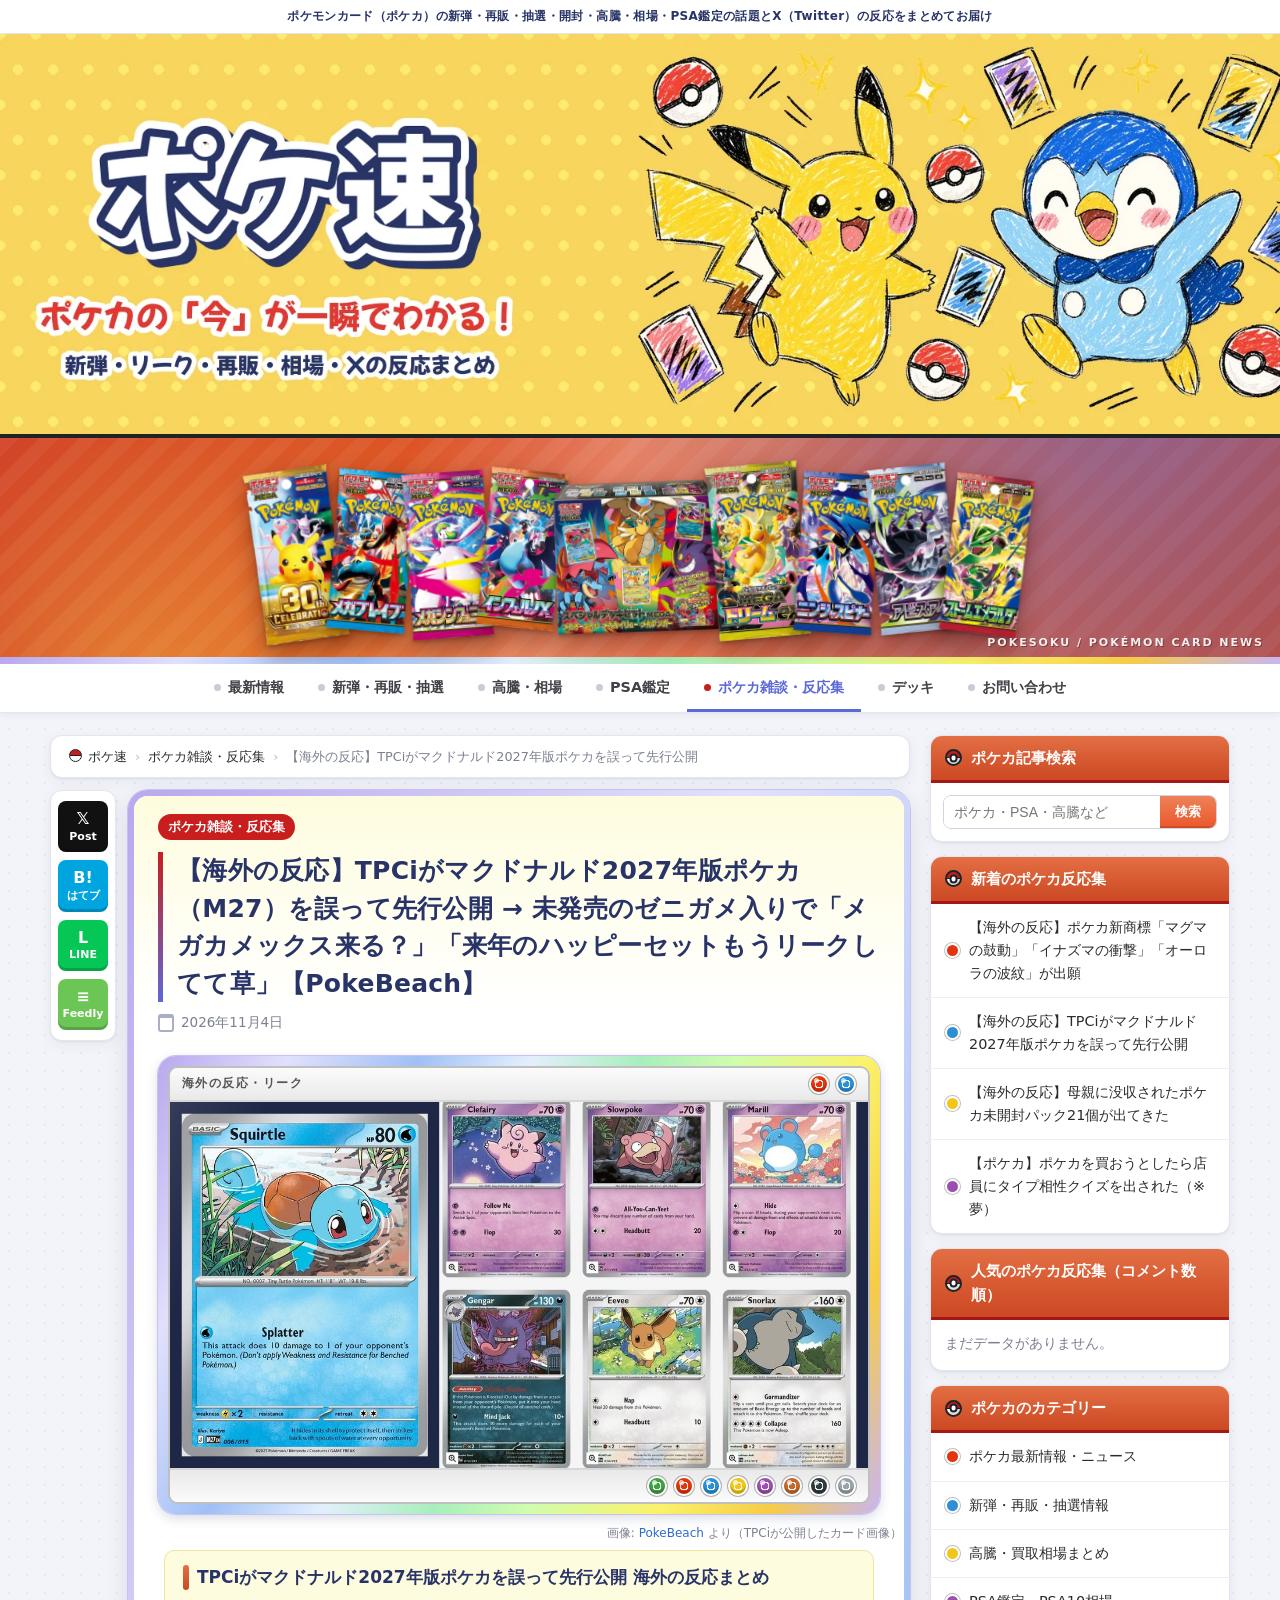
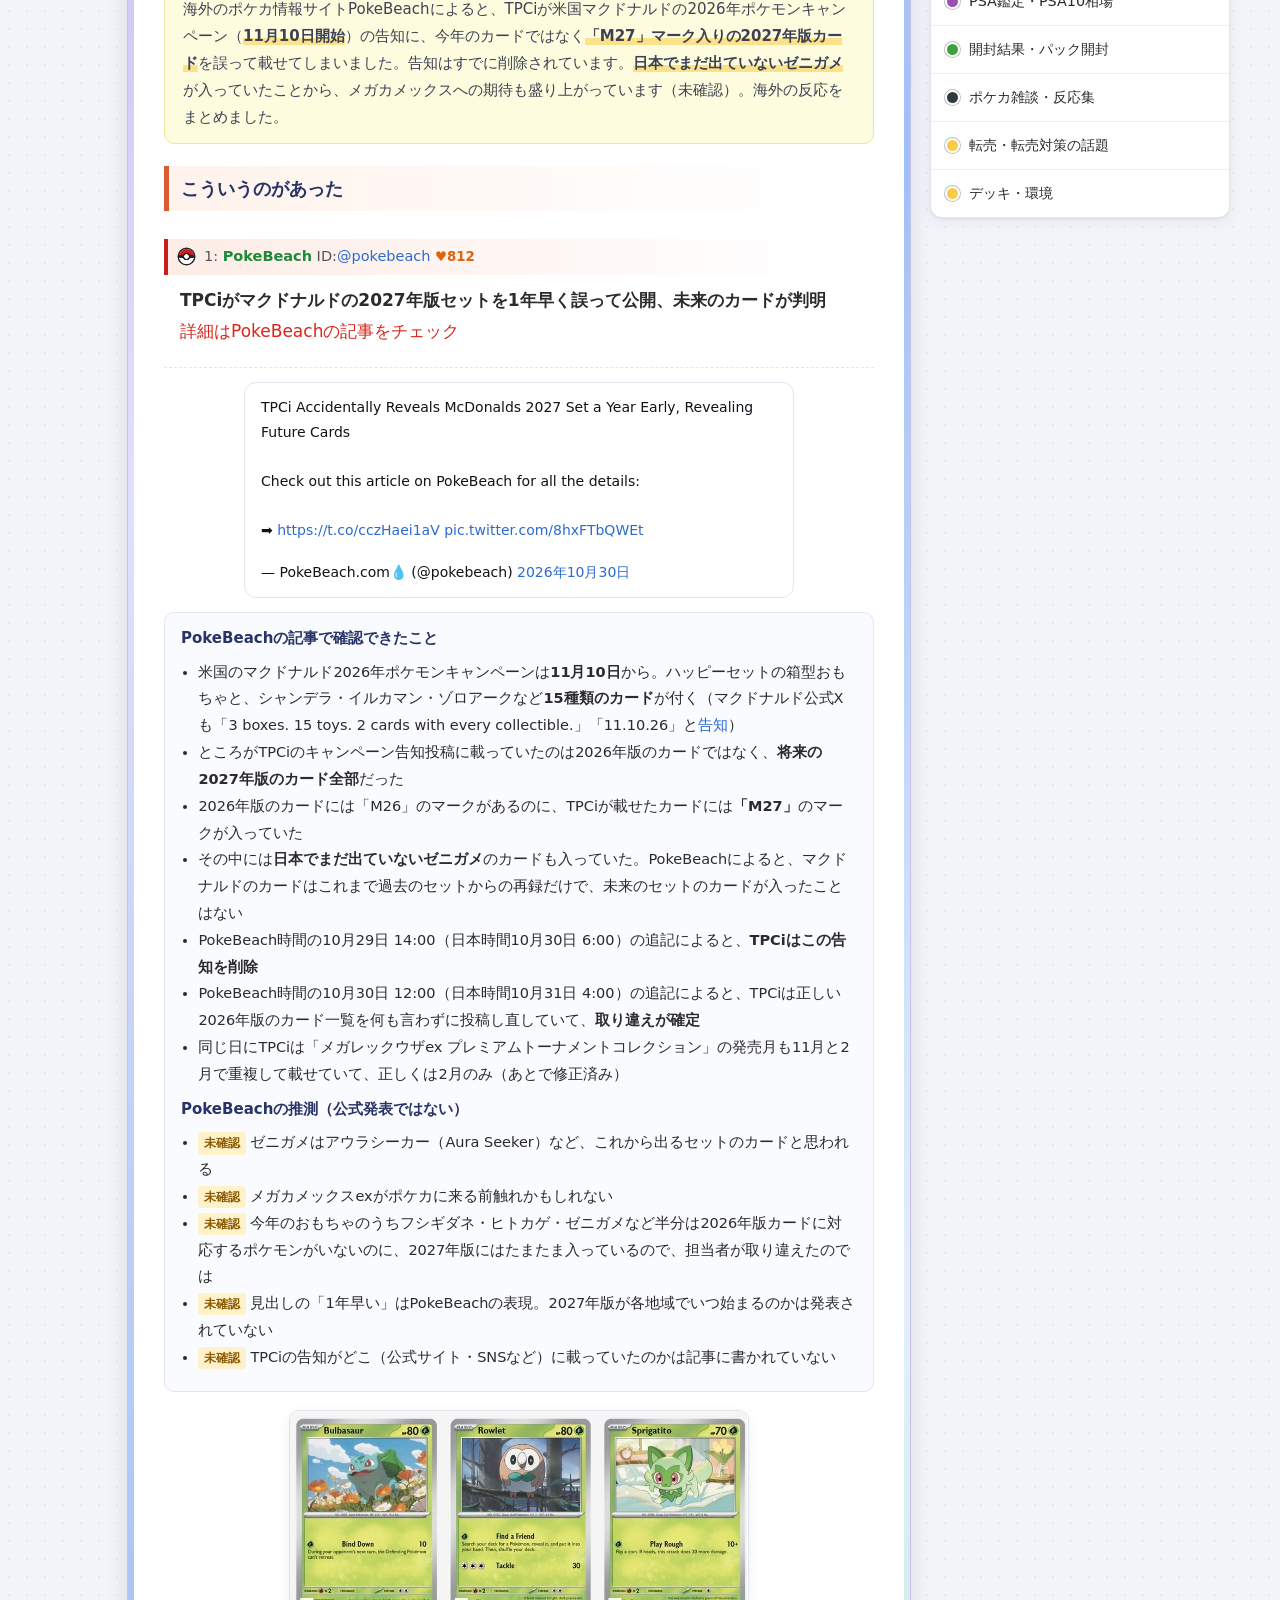
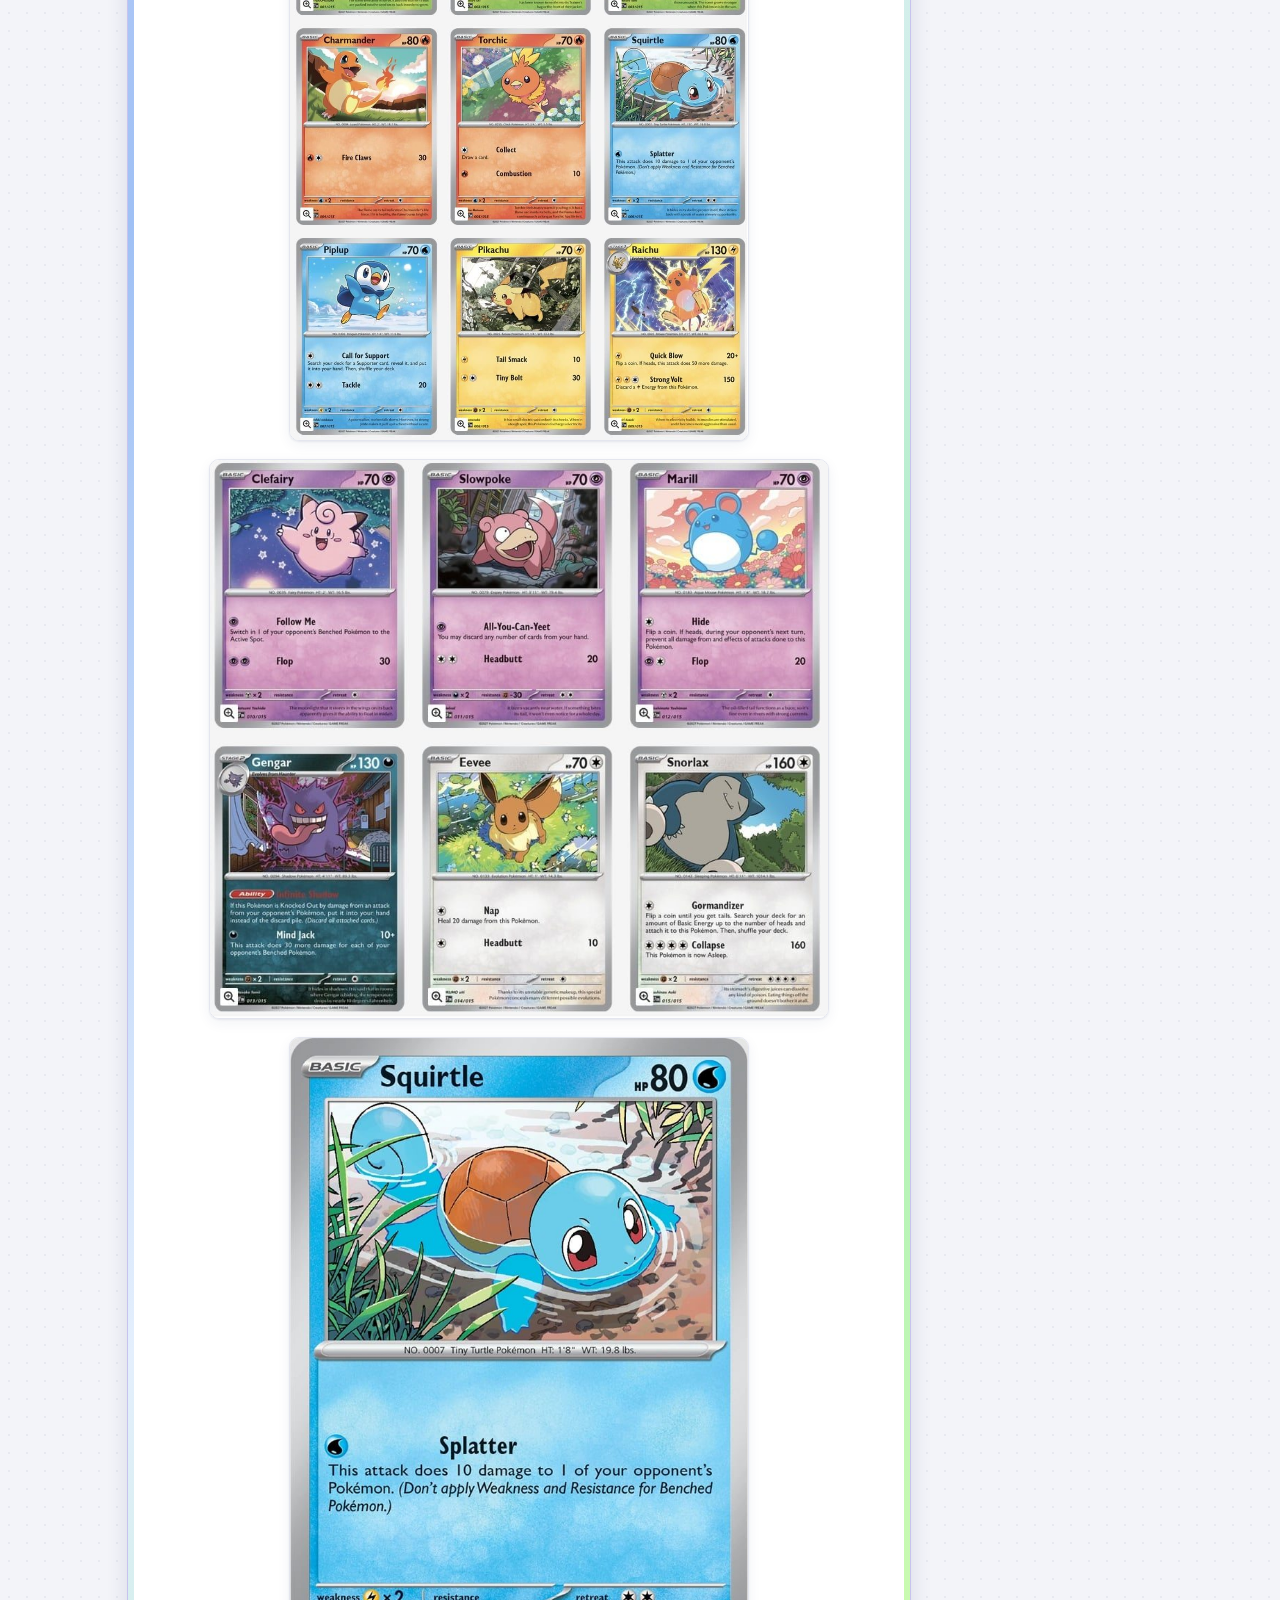
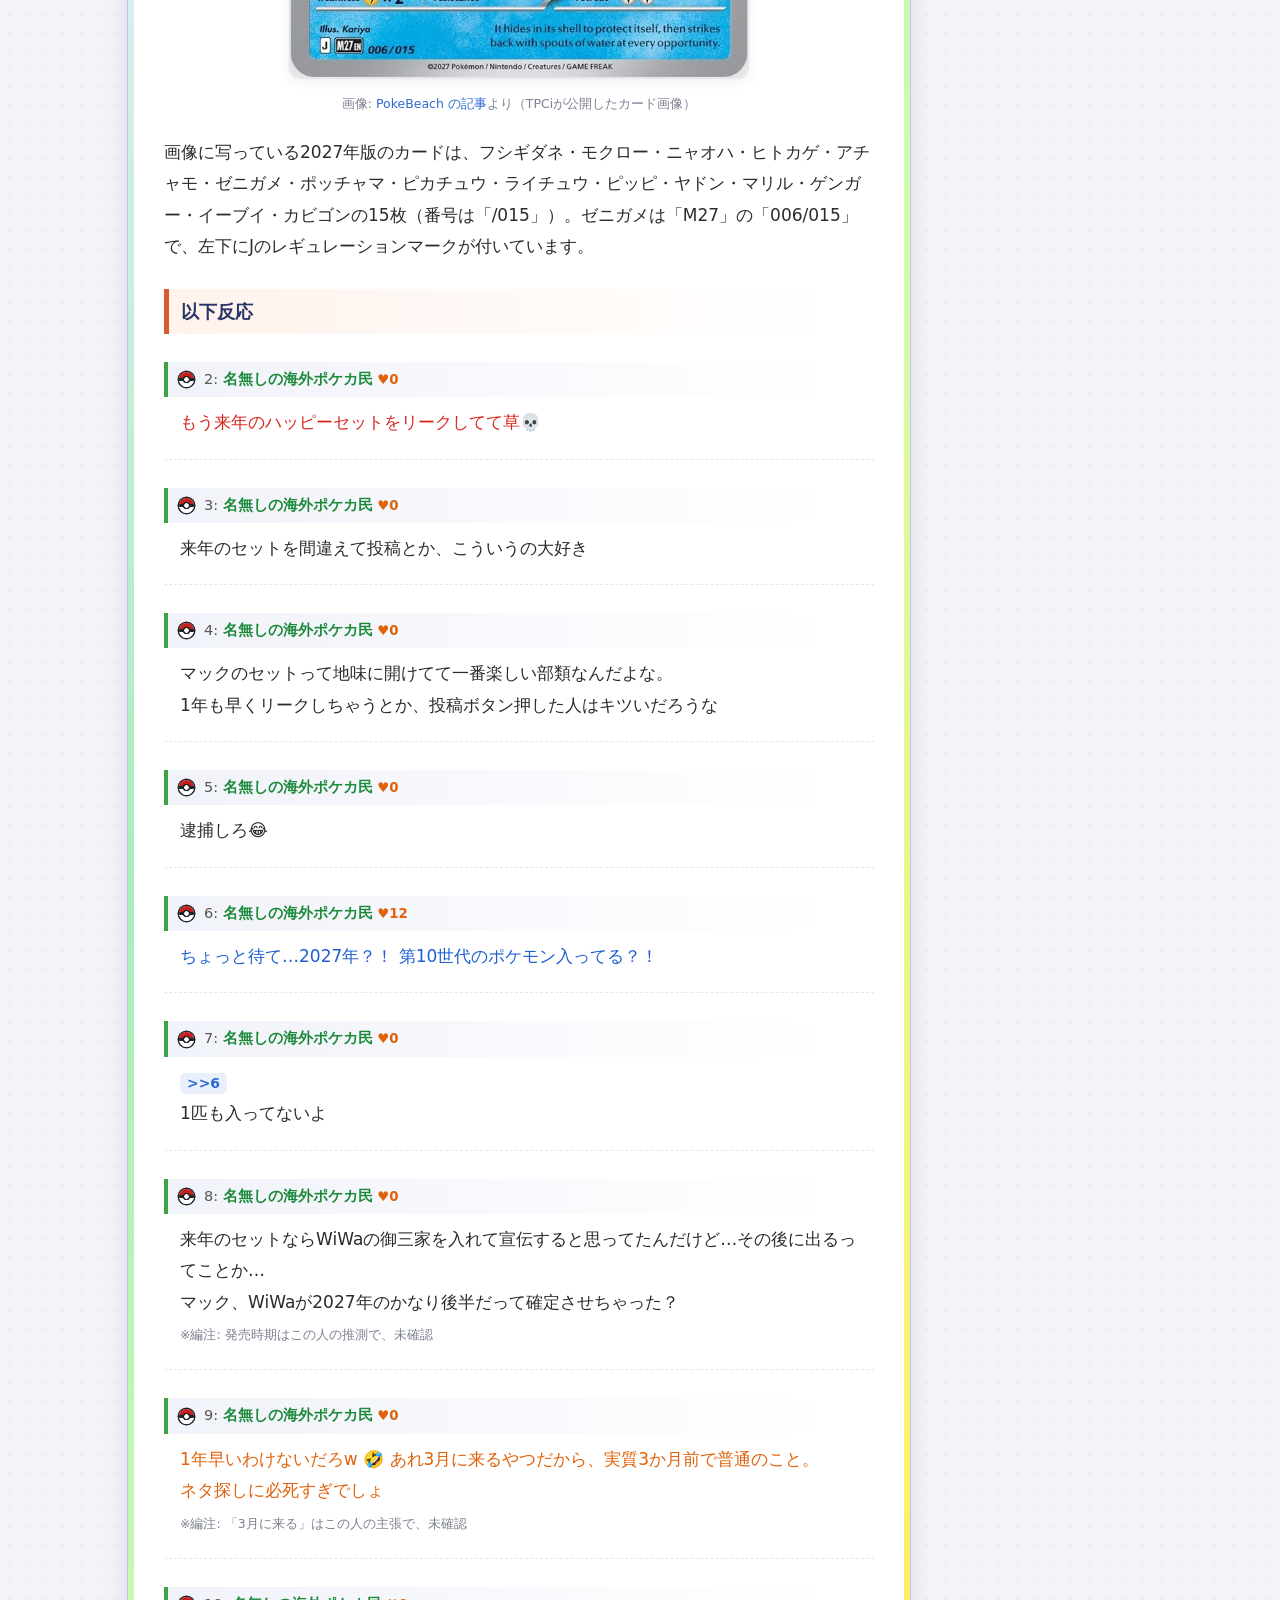
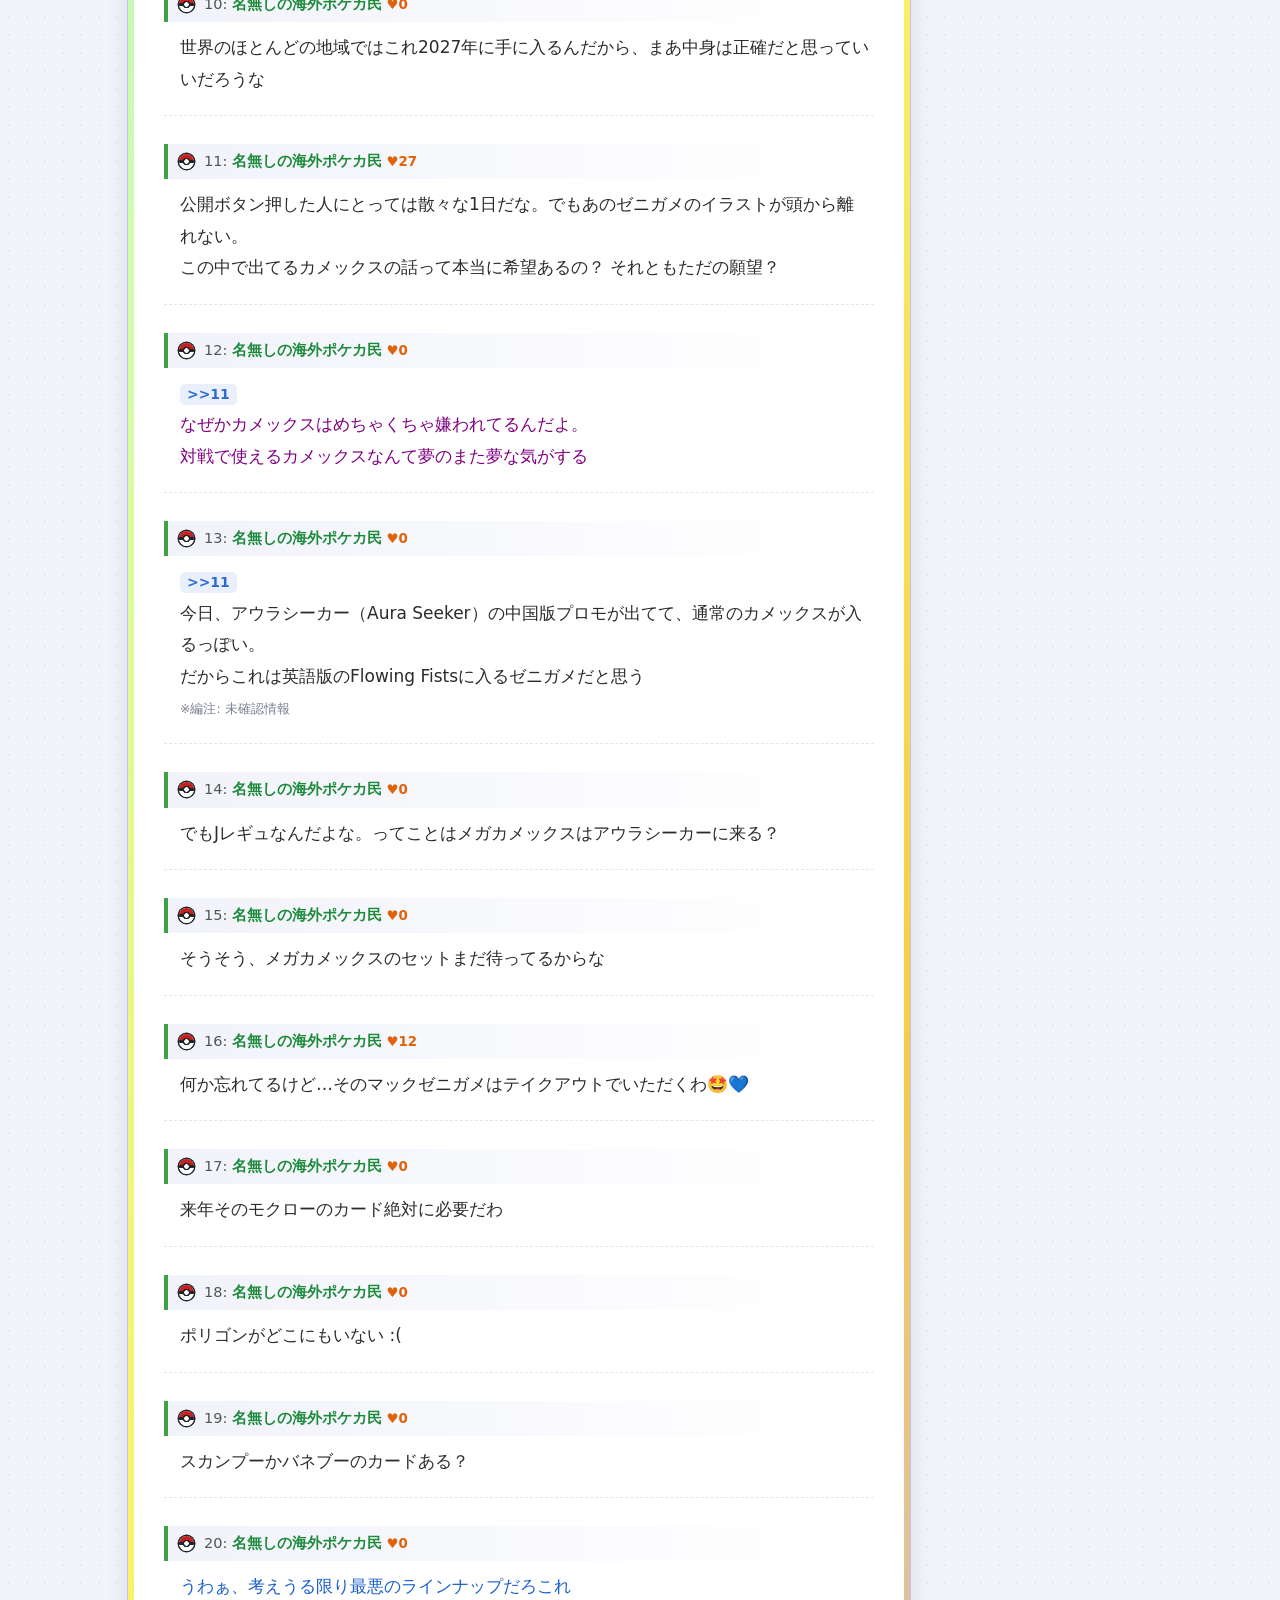
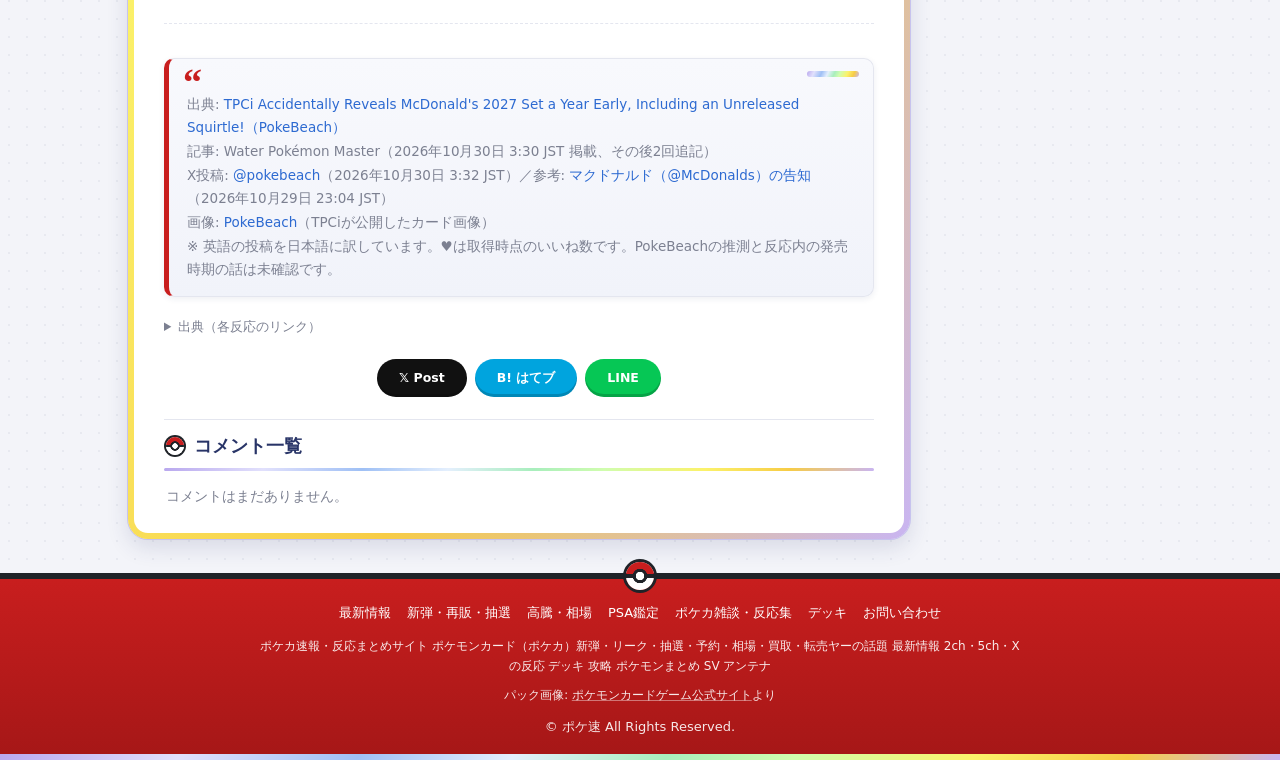
<file: articles/mcdonalds-2027-leak.html>
<!DOCTYPE html>
<html lang="ja"><head><meta charset="utf-8"><meta name="viewport" content="width=device-width,initial-scale=1">
<title>【海外の反応】TPCiがマクドナルド2027年版ポケカを誤って先行公開 → 未発売のゼニガメ入り「来年のハッピーセットもうリークしてて草」 | ポケ速</title>
<meta name="description" content="TPCiが米国マクドナルドの2026年ポケモンキャンペーン（11月10日開始）の告知に、「M27」マーク入りの2027年版カードを誤って載せたとPokeBeachが報じました。告知はその後削除。日本未発売のゼニガメ入りでメガカメックスへの期待も。海外の反応まとめ。">
<meta name="keywords" content="ポケモンカード,ポケカ,マクドナルド,ハッピーセット,プロモ,リーク,海外の反応,ゼニガメ,ポケ速,反応集,まとめ,M27,マックポケカ,2027,TPCi,PokeBeach,メガカメックス">
<meta name="robots" content="index,follow,max-image-preview:large">
<link rel="canonical" href="https://daminchan.github.io/pokeca-sokuhou-preview/articles/mcdonalds-2027-leak.html">
<meta property="og:locale" content="ja_JP">
<meta property="og:type" content="article">
<meta property="og:url" content="https://daminchan.github.io/pokeca-sokuhou-preview/articles/mcdonalds-2027-leak.html">
<meta property="og:site_name" content="ポケ速">
<meta property="og:title" content="【海外の反応】TPCiがマクドナルド2027年版ポケカを誤って先行公開 → 未発売のゼニガメ入り「来年のハッピーセットもうリークしてて草」">
<meta property="og:description" content="TPCiが米国マクドナルドの2026年ポケモンキャンペーン（11月10日開始）の告知に、「M27」マーク入りの2027年版カードを誤って載せたとPokeBeachが報じました。告知はその後削除。日本未発売のゼニガメ入りでメガカメックスへの期待も。海外の反応まとめ。">
<meta property="og:image" content="https://daminchan.github.io/pokeca-sokuhou-preview/assets/articles/mcdonalds-2027-leak-thumb.jpg">
<meta property="og:image:width" content="1200">
<meta property="og:image:height" content="630">
<meta property="og:image:alt" content="マクドナルド2027年版ポケカ（M27）のゼニガメとカード一覧（PokeBeachの記事より）">
<meta property="article:published_time" content="2026-11-04T03:00:00+09:00">
<meta property="article:modified_time" content="2026-11-04T03:00:00+09:00">
<meta property="article:section" content="ポケカ雑談・反応集">
<meta property="article:tag" content="ポケモンカード">
<meta property="article:tag" content="ポケカ">
<meta property="article:tag" content="マクドナルド">
<meta property="article:tag" content="ハッピーセット">
<meta property="article:tag" content="プロモ">
<meta property="article:tag" content="リーク">
<meta property="article:tag" content="海外の反応">
<meta property="article:tag" content="ゼニガメ">
<meta name="twitter:card" content="summary_large_image">
<meta name="twitter:title" content="【海外の反応】TPCiがマクドナルド2027年版ポケカを誤って先行公開 → 未発売のゼニガメ入り「来年のハッピーセットもうリークしてて草」">
<meta name="twitter:description" content="TPCiが米国マクドナルドの2026年ポケモンキャンペーン（11月10日開始）の告知に、「M27」マーク入りの2027年版カードを誤って載せたとPokeBeachが報じました。告知はその後削除。日本未発売のゼニガメ入りでメガカメックスへの期待も。海外の反応まとめ。">
<meta name="twitter:image" content="https://daminchan.github.io/pokeca-sokuhou-preview/assets/articles/mcdonalds-2027-leak-thumb.jpg">
<meta name="twitter:image:alt" content="マクドナルド2027年版ポケカ（M27）のゼニガメとカード一覧（PokeBeachの記事より）">
<meta name="theme-color" content="#c81e1e">
<link rel="icon" href="../favicon.ico" sizes="any">
<link rel="icon" type="image/png" sizes="32x32" href="../assets/favicon-32.png">
<link rel="icon" type="image/png" sizes="192x192" href="../assets/icon-192.png">
<link rel="apple-touch-icon" sizes="180x180" href="../assets/apple-touch-icon.png">
<link rel="stylesheet" href="../assets/style.css">
<style>
.content h2.sec{margin:26px 0 10px;padding:6px 12px;font-size:18px;color:var(--navy);border-left:5px solid var(--or-2);background:linear-gradient(90deg,#fff3ec,rgba(255,243,236,0) 92%);border-radius:0 8px 8px 0}
.content h2.sec:first-child{margin-top:4px}
.content .post-img{margin:14px auto 18px;max-width:460px}
.content .post-img.wide{max-width:620px}
.content .post-img img{width:100%;height:auto;border-radius:10px;border:1px solid var(--line);box-shadow:var(--shadow)}
.content .img-credit{margin:-4px 0 22px;text-align:center;font-size:12.5px;color:var(--muted)}
.content p#res1{border-left-color:var(--red);background:linear-gradient(90deg,#fdece6,rgba(253,236,230,0) 92%)}
.content .pts{color:#e0620a;font-size:.92em;font-weight:700}
.content .ednote{font-size:12.5px;color:var(--muted)}
.content .facts{margin:12px 0 18px;padding:12px 16px;border:1px solid var(--line);border-radius:10px;background:#fafbff;font-size:14.5px;line-height:1.85}
.content .facts h3{margin:0 0 6px;font-size:15px;color:var(--navy)}
.content .facts ul{margin:0 0 8px;padding-left:1.2em}
.content .unconfirmed{display:inline-block;margin-right:4px;padding:0 6px;border-radius:4px;background:#fff1c9;color:#8a5a00;font-size:12px;font-weight:700}
.content .twitter-tweet{margin:14px auto!important}
.content blockquote.twitter-tweet{max-width:550px;margin:14px auto;padding:12px 16px;border:1px solid var(--line);border-radius:12px;background:#fff;font-size:14px}
.content .src-list{margin:8px 0 0;font-size:13px}
.content .src-list summary{cursor:pointer;color:var(--muted)}
.content .src-list ol{margin:6px 0 0;padding-left:1.2em;columns:2;column-gap:20px}
.content .src-list li{line-height:1.7;overflow-wrap:anywhere}
@media (max-width:760px){.content .src-list ol{columns:1}}
</style>
<script type="application/ld+json">{"@context": "https://schema.org", "@type": "BreadcrumbList", "itemListElement": [{"@type": "ListItem", "position": 1, "name": "ポケ速（ホーム）", "item": "https://daminchan.github.io/pokeca-sokuhou-preview/"}, {"@type": "ListItem", "position": 2, "name": "ポケカ雑談・反応集", "item": "https://daminchan.github.io/pokeca-sokuhou-preview/#category-zatsudan"}, {"@type": "ListItem", "position": 3, "name": "【海外の反応】TPCiがマクドナルド2027年版ポケカを誤って先行公開 → 未発売のゼニガメ入り「来年のハッピーセットもうリークしてて草」", "item": "https://daminchan.github.io/pokeca-sokuhou-preview/articles/mcdonalds-2027-leak.html"}]}</script>
<script type="application/ld+json">{"@context": "https://schema.org", "@type": "Article", "@id": "https://daminchan.github.io/pokeca-sokuhou-preview/articles/mcdonalds-2027-leak.html#article", "mainEntityOfPage": {"@type": "WebPage", "@id": "https://daminchan.github.io/pokeca-sokuhou-preview/articles/mcdonalds-2027-leak.html"}, "headline": "【海外の反応】TPCiがマクドナルド2027年版ポケカを誤って先行公開 → 未発売のゼニガメ入り「来年のハッピーセットもうリークしてて草」", "description": "TPCiが米国マクドナルドの2026年ポケモンキャンペーン（11月10日開始）の告知に、「M27」マーク入りの2027年版カードを誤って載せたとPokeBeachが報じました。告知はその後削除。日本未発売のゼニガメ入りでメガカメックスへの期待も。海外の反応まとめ。", "image": ["https://daminchan.github.io/pokeca-sokuhou-preview/assets/articles/mcdonalds-2027-leak-thumb.jpg", "https://daminchan.github.io/pokeca-sokuhou-preview/assets/articles/mcdonalds-2027-leak-1.jpg", "https://daminchan.github.io/pokeca-sokuhou-preview/assets/articles/mcdonalds-2027-leak-3.jpg", "https://daminchan.github.io/pokeca-sokuhou-preview/assets/articles/mcdonalds-2027-leak-2.jpg"], "datePublished": "2026-11-04T03:00:00+09:00", "dateModified": "2026-11-04T03:00:00+09:00", "inLanguage": "ja", "articleSection": "ポケカ雑談・反応集", "keywords": "ポケモンカード,ポケカ,マクドナルド,ハッピーセット,プロモ,リーク,海外の反応,ゼニガメ,ポケ速,反応集,まとめ,M27,マックポケカ,2027,TPCi,PokeBeach,メガカメックス", "author": {"@type": "Organization", "name": "ポケ速", "url": "https://daminchan.github.io/pokeca-sokuhou-preview/"}, "publisher": {"@type": "Organization", "@id": "https://daminchan.github.io/pokeca-sokuhou-preview/#org", "name": "ポケ速", "logo": {"@type": "ImageObject", "url": "https://daminchan.github.io/pokeca-sokuhou-preview/assets/logo.png", "width": 1000, "height": 240}}, "isPartOf": {"@type": "WebSite", "@id": "https://daminchan.github.io/pokeca-sokuhou-preview/#website", "name": "ポケ速", "url": "https://daminchan.github.io/pokeca-sokuhou-preview/"}, "isBasedOn": {"@type": "NewsArticle", "url": "https://www.pokebeach.com/2026/10/tpci-accidentally-reveals-mcdonalds-2027-set-a-year-early-revealing-future-cards", "headline": "TPCi Accidentally Reveals McDonald's 2027 Set a Year Early, Including an Unreleased Squirtle!", "author": {"@type": "Person", "name": "Water Pokémon Master"}, "publisher": {"@type": "Organization", "name": "PokeBeach"}, "datePublished": "2026-10-29T18:30:49+00:00"}}</script>
</head><body>
<header>
<div class="topbar"><p>ポケモンカード（ポケカ）の新弾・再販・抽選・開封・高騰・相場・PSA鑑定の話題とX（Twitter）の反応をまとめてお届け</p></div>
<div class="logobar has-banner"><a class="logo" href="../" title="ポケ速 | ポケモンカード（ポケカ）反応まとめ"><img class="site-banner" src="../assets/brand/header.webp" width="1600" height="500" alt="ポケ速｜ポケカの「今」が一瞬でわかる！新弾・リーク・再販・相場・Xの反応まとめ" decoding="async" fetchpriority="high"><span class="site-name">ポケ速</span></a></div>
<div class="firstview"><ul class="packs"><li style="--r:-8deg;--h:172px;--y:6px"><img src="../assets/packs/30th-celebration.webp" width="188" height="380" alt="ポケモンカードゲーム MEGA 拡張パック「30th CELEBRATION」（30thセレブレーション）" loading="eager" decoding="async"></li><li style="--r:5deg;--h:160px;--y:2px"><img src="../assets/packs/mega-brave.webp" width="189" height="380" alt="ポケモンカードゲーム MEGA 拡張パック「メガブレイブ」" loading="eager" decoding="async"></li><li style="--r:-4deg;--h:166px;--y:6px"><img src="../assets/packs/mega-symphonia.webp" width="189" height="380" alt="ポケモンカードゲーム MEGA 拡張パック「メガシンフォニア」" loading="eager" decoding="async"></li><li style="--r:6deg;--h:158px;--y:0px"><img src="../assets/packs/inferno-x.webp" width="189" height="380" alt="ポケモンカードゲーム MEGA 拡張パック「インフェルノX」" loading="eager" decoding="async"></li><li style="--r:-2deg;--h:150px;--y:8px"><img src="../assets/packs/special-deck-set-mega.webp" width="411" height="380" alt="ポケモンカードゲーム MEGA スペシャルデッキセットMEGA メガオーダイル・メガカイリュー・メガゲンガー" loading="eager" decoding="async"></li><li style="--r:-5deg;--h:174px;--y:2px"><img src="../assets/packs/mega-dream-ex.webp" width="203" height="380" alt="ポケモンカードゲーム MEGA ハイクラスパック「MEGAドリームex」" loading="eager" decoding="async"></li><li style="--r:4deg;--h:160px;--y:4px"><img src="../assets/packs/ninja-spinner.webp" width="189" height="380" alt="ポケモンカードゲーム MEGA 拡張パック「ニンジャスピナー」" loading="eager" decoding="async"></li><li style="--r:-6deg;--h:166px;--y:0px"><img src="../assets/packs/abyss-eye.webp" width="188" height="380" alt="ポケモンカードゲーム MEGA 拡張パック「アビスアイ」" loading="eager" decoding="async"></li><li style="--r:7deg;--h:158px;--y:6px"><img src="../assets/packs/storm-emeralda.webp" width="189" height="380" alt="ポケモンカードゲーム MEGA 拡張パック「ストームエメラルダ」" loading="eager" decoding="async"></li></ul><div class="fv-txt">POKESOKU / POKÉMON CARD NEWS</div></div>
<nav class="gnav" aria-label="カテゴリー"><ul><li><a href="#">最新情報</a></li><li><a href="#">新弾・再販・抽選</a></li><li><a href="#">高騰・相場</a></li><li><a href="#">PSA鑑定</a></li><li class="cur"><a href="#category-zatsudan">ポケカ雑談・反応集</a></li><li><a href="#">デッキ</a></li><li><a href="#">お問い合わせ</a></li></ul></nav>
</header>
<div class="wrap">
<div class="main">
<nav id="breadcrumb" class="box" aria-label="パンくずリスト"><a class="home" href="../">ポケ速</a><span class="sep">›</span><a href="#category-zatsudan">ポケカ雑談・反応集</a><span class="sep">›</span>【海外の反応】TPCiがマクドナルド2027年版ポケカを誤って先行公開</nav>
<div class="cols">
<div id="share_plz" class="box">
<a class="s-x" href="https://x.com/intent/post?text=%E3%80%90%E6%B5%B7%E5%A4%96%E3%81%AE%E5%8F%8D%E5%BF%9C%E3%80%91TPCi%E3%81%8C%E3%83%9E%E3%82%AF%E3%83%89%E3%83%8A%E3%83%AB%E3%83%892027%E5%B9%B4%E7%89%88%E3%83%9D%E3%82%B1%E3%82%AB%E3%82%92%E8%AA%A4%E3%81%A3%E3%81%A6%E5%85%88%E8%A1%8C%E5%85%AC%E9%96%8B&url=https%3A%2F%2Fdaminchan.github.io%2Fpokeca-sokuhou-preview%2Farticles%2Fmcdonalds-2027-leak.html" target="_blank" rel="noopener"><b>𝕏</b>Post</a>
<a class="s-hb" href="#"><b>B!</b>はてブ</a>
<a class="s-line" href="#"><b>L</b>LINE</a>
<a class="s-fd" href="#"><b>≡</b>Feedly</a>
</div>
<article>
<div class="post-meta">
<div class="cat-tag"><a class="cat" href="#category-zatsudan" rel="category">ポケカ雑談・反応集</a><a class="tag" href="#" rel="tag">ポケモンカード</a><a class="tag" href="#" rel="tag">ポケカ</a><a class="tag" href="#" rel="tag">マクドナルド</a><a class="tag" href="#" rel="tag">ハッピーセット</a><a class="tag" href="#" rel="tag">プロモ</a><a class="tag" href="#" rel="tag">リーク</a><a class="tag" href="#" rel="tag">海外の反応</a><a class="tag" href="#" rel="tag">ゼニガメ</a></div>
<h1>【海外の反応】TPCiがマクドナルド2027年版ポケカ（M27）を誤って先行公開 → 未発売のゼニガメ入りで「メガカメックス来る？」「来年のハッピーセットもうリークしてて草」【PokeBeach】</h1>
<div class="post-date"><time datetime="2026-11-04T03:00:00+09:00">2026年11月4日</time></div>
</div>
<div class="eyecatch"><div class="card-in">
<div class="card-top"><span class="lbl">海外の反応・リーク</span><span class="energy" aria-hidden="true"><i style="--c:var(--t-fire)"></i><i style="--c:var(--t-water)"></i></span></div>
<div class="thumb"><img src="../assets/articles/mcdonalds-2027-leak-thumb.jpg" width="1200" height="630" alt="マクドナルド2027年版ポケカ（M27）のゼニガメとカード一覧（PokeBeachの記事より）"></div>
<div class="card-bot"><span class="energy" aria-hidden="true"><i style="--c:var(--t-grass)"></i><i style="--c:var(--t-fire)"></i><i style="--c:var(--t-water)"></i><i style="--c:var(--t-light)"></i><i style="--c:var(--t-psy)"></i><i style="--c:var(--t-fight)"></i><i style="--c:var(--t-dark)"></i><i style="--c:var(--t-metal)"></i></span></div>
</div></div>
<p class="img-credit" style="text-align:right;font-size:12px;color:var(--muted);margin:4px 2px 0">画像: <a href="https://www.pokebeach.com/2026/10/tpci-accidentally-reveals-mcdonalds-2027-set-a-year-early-revealing-future-cards" target="_blank" rel="noopener noreferrer nofollow">PokeBeach</a> より（TPCiが公開したカード画像）</p>
<div class="lead"><h2>TPCiがマクドナルド2027年版ポケカを誤って先行公開 海外の反応まとめ</h2><p>海外のポケカ情報サイトPokeBeachによると、TPCiが米国マクドナルドの2026年ポケモンキャンペーン（<strong>11月10日開始</strong>）の告知に、今年のカードではなく<strong>「M27」マーク入りの2027年版カード</strong>を誤って載せてしまいました。告知はすでに削除されています。<strong>日本でまだ出ていないゼニガメ</strong>が入っていたことから、メガカメックスへの期待も盛り上がっています（未確認）。海外の反応をまとめました。</p></div>
<div class="content">
<h2 class="sec">こういうのがあった</h2>
<p id="res1">1: <strong><span style="color: #008000;">PokeBeach</span></strong> ID:<a href="https://x.com/pokebeach/status/2115874420539711762" target="_blank" rel="noopener noreferrer nofollow">@pokebeach</a> <span class="pts">♥812</span></p>
<p><strong>TPCiがマクドナルドの2027年版セットを1年早く誤って公開、未来のカードが判明</strong><br />
<span style="color: #ff0000;">詳細はPokeBeachの記事をチェック</span></p>
<blockquote class="twitter-tweet" data-lang="ja" data-dnt="true"><p lang="en" dir="ltr">TPCi Accidentally Reveals McDonalds 2027 Set a Year Early, Revealing Future Cards<br><br>Check out this article on PokeBeach for all the details:<br><br>➡️ <a href="https://t.co/cczHaei1aV">https://t.co/cczHaei1aV</a> <a href="https://t.co/8hxFTbQWEt">pic.twitter.com/8hxFTbQWEt</a></p>&mdash; PokeBeach.com💧 (@pokebeach) <a href="https://twitter.com/pokebeach/status/2115874420539711762?ref_src=twsrc%5Etfw">2026年10月30日</a></blockquote>
<div class="facts">
<h3>PokeBeachの記事で確認できたこと</h3>
<ul>
<li>米国のマクドナルド2026年ポケモンキャンペーンは<strong>11月10日</strong>から。ハッピーセットの箱型おもちゃと、シャンデラ・イルカマン・ゾロアークなど<strong>15種類のカード</strong>が付く（マクドナルド公式Xも「3 boxes. 15 toys. 2 cards with every collectible.」「11.10.26」と<a href="https://x.com/McDonalds/status/2115807108360995093" target="_blank" rel="noopener noreferrer nofollow">告知</a>）</li>
<li>ところがTPCiのキャンペーン告知投稿に載っていたのは2026年版のカードではなく、<strong>将来の2027年版のカード全部</strong>だった</li>
<li>2026年版のカードには「M26」のマークがあるのに、TPCiが載せたカードには<strong>「M27」</strong>のマークが入っていた</li>
<li>その中には<strong>日本でまだ出ていないゼニガメ</strong>のカードも入っていた。PokeBeachによると、マクドナルドのカードはこれまで過去のセットからの再録だけで、未来のセットのカードが入ったことはない</li>
<li>PokeBeach時間の10月29日 14:00（日本時間10月30日 6:00）の追記によると、<strong>TPCiはこの告知を削除</strong></li>
<li>PokeBeach時間の10月30日 12:00（日本時間10月31日 4:00）の追記によると、TPCiは正しい2026年版のカード一覧を何も言わずに投稿し直していて、<strong>取り違えが確定</strong></li>
<li>同じ日にTPCiは「メガレックウザex プレミアムトーナメントコレクション」の発売月も11月と2月で重複して載せていて、正しくは2月のみ（あとで修正済み）</li>
</ul>
<h3>PokeBeachの推測（公式発表ではない）</h3>
<ul>
<li><span class="unconfirmed">未確認</span>ゼニガメはアウラシーカー（Aura Seeker）など、これから出るセットのカードと思われる</li>
<li><span class="unconfirmed">未確認</span>メガカメックスexがポケカに来る前触れかもしれない</li>
<li><span class="unconfirmed">未確認</span>今年のおもちゃのうちフシギダネ・ヒトカゲ・ゼニガメなど半分は2026年版カードに対応するポケモンがいないのに、2027年版にはたまたま入っているので、担当者が取り違えたのでは</li>
<li><span class="unconfirmed">未確認</span>見出しの「1年早い」はPokeBeachの表現。2027年版が各地域でいつ始まるのかは発表されていない</li>
<li><span class="unconfirmed">未確認</span>TPCiの告知がどこ（公式サイト・SNSなど）に載っていたのかは記事に書かれていない</li>
</ul>
</div>
<figure class="post-img"><a href="../assets/articles/mcdonalds-2027-leak-1.jpg" target="_blank" rel="noopener"><img src="../assets/articles/mcdonalds-2027-leak-1.jpg" width="840" height="1155" alt="マクドナルド2027年版ポケカ（M27）カード一覧 その1：フシギダネ・モクロー・ニャオハ・ヒトカゲ・アチャモ・ゼニガメ・ポッチャマ・ピカチュウ・ライチュウ" loading="lazy" decoding="async"></a></figure>
<figure class="post-img wide"><a href="../assets/articles/mcdonalds-2027-leak-3.jpg" target="_blank" rel="noopener"><img src="../assets/articles/mcdonalds-2027-leak-3.jpg" width="842" height="760" alt="マクドナルド2027年版ポケカ（M27）カード一覧 その2：ピッピ・ヤドン・マリル・ゲンガー・イーブイ・カビゴン" loading="lazy" decoding="async"></a></figure>
<figure class="post-img"><a href="../assets/articles/mcdonalds-2027-leak-2.jpg" target="_blank" rel="noopener"><img src="../assets/articles/mcdonalds-2027-leak-2.jpg" width="660" height="920" alt="M27マーク入りのゼニガメ（006/015）" loading="lazy" decoding="async"></a></figure>
<p class="img-credit">画像: <a href="https://www.pokebeach.com/2026/10/tpci-accidentally-reveals-mcdonalds-2027-set-a-year-early-revealing-future-cards" target="_blank" rel="noopener noreferrer nofollow">PokeBeach の記事</a>より（TPCiが公開したカード画像）</p>
<p>画像に写っている2027年版のカードは、フシギダネ・モクロー・ニャオハ・ヒトカゲ・アチャモ・ゼニガメ・ポッチャマ・ピカチュウ・ライチュウ・ピッピ・ヤドン・マリル・ゲンガー・イーブイ・カビゴンの15枚（番号は「/015」）。ゼニガメは「M27」の「006/015」で、左下にJのレギュレーションマークが付いています。</p>
<h2 class="sec">以下反応</h2>
<p id="res2">2: <strong><span style="color: #008000;">名無しの海外ポケカ民</span></strong> <span class="pts">♥0</span></p>
<p><span style="color: #ff0000;">もう来年のハッピーセットをリークしてて草💀</span></p>
<p id="res3">3: <strong><span style="color: #008000;">名無しの海外ポケカ民</span></strong> <span class="pts">♥0</span></p>
<p>来年のセットを間違えて投稿とか、こういうの大好き</p>
<p id="res4">4: <strong><span style="color: #008000;">名無しの海外ポケカ民</span></strong> <span class="pts">♥0</span></p>
<p>マックのセットって地味に開けてて一番楽しい部類なんだよな。<br />
1年も早くリークしちゃうとか、投稿ボタン押した人はキツいだろうな</p>
<p id="res5">5: <strong><span style="color: #008000;">名無しの海外ポケカ民</span></strong> <span class="pts">♥0</span></p>
<p>逮捕しろ😂</p>
<p id="res6">6: <strong><span style="color: #008000;">名無しの海外ポケカ民</span></strong> <span class="pts">♥12</span></p>
<p><span style="color: #0000ff;">ちょっと待て…2027年？！ 第10世代のポケモン入ってる？！</span></p>
<p id="res7">7: <strong><span style="color: #008000;">名無しの海外ポケカ民</span></strong> <span class="pts">♥0</span></p>
<p><a href="#res6">&gt;&gt;6</a><br />
1匹も入ってないよ</p>
<p id="res8">8: <strong><span style="color: #008000;">名無しの海外ポケカ民</span></strong> <span class="pts">♥0</span></p>
<p>来年のセットならWiWaの御三家を入れて宣伝すると思ってたんだけど…その後に出るってことか…<br />
マック、WiWaが2027年のかなり後半だって確定させちゃった？<br />
<span class="ednote">※編注: 発売時期はこの人の推測で、未確認</span></p>
<p id="res9">9: <strong><span style="color: #008000;">名無しの海外ポケカ民</span></strong> <span class="pts">♥0</span></p>
<p><span style="color: #ff6600;">1年早いわけないだろw 🤣 あれ3月に来るやつだから、実質3か月前で普通のこと。<br />
ネタ探しに必死すぎでしょ</span><br />
<span class="ednote">※編注: 「3月に来る」はこの人の主張で、未確認</span></p>
<p id="res10">10: <strong><span style="color: #008000;">名無しの海外ポケカ民</span></strong> <span class="pts">♥0</span></p>
<p>世界のほとんどの地域ではこれ2027年に手に入るんだから、まあ中身は正確だと思っていいだろうな</p>
<p id="res11">11: <strong><span style="color: #008000;">名無しの海外ポケカ民</span></strong> <span class="pts">♥27</span></p>
<p>公開ボタン押した人にとっては散々な1日だな。でもあのゼニガメのイラストが頭から離れない。<br />
この中で出てるカメックスの話って本当に希望あるの？ それともただの願望？</p>
<p id="res12">12: <strong><span style="color: #008000;">名無しの海外ポケカ民</span></strong> <span class="pts">♥0</span></p>
<p><a href="#res11">&gt;&gt;11</a><br />
<span style="color: #800080;">なぜかカメックスはめちゃくちゃ嫌われてるんだよ。<br />
対戦で使えるカメックスなんて夢のまた夢な気がする</span></p>
<p id="res13">13: <strong><span style="color: #008000;">名無しの海外ポケカ民</span></strong> <span class="pts">♥0</span></p>
<p><a href="#res11">&gt;&gt;11</a><br />
今日、アウラシーカー（Aura Seeker）の中国版プロモが出てて、通常のカメックスが入るっぽい。<br />
だからこれは英語版のFlowing Fistsに入るゼニガメだと思う<br />
<span class="ednote">※編注: 未確認情報</span></p>
<p id="res14">14: <strong><span style="color: #008000;">名無しの海外ポケカ民</span></strong> <span class="pts">♥0</span></p>
<p>でもJレギュなんだよな。ってことはメガカメックスはアウラシーカーに来る？</p>
<p id="res15">15: <strong><span style="color: #008000;">名無しの海外ポケカ民</span></strong> <span class="pts">♥0</span></p>
<p>そうそう、メガカメックスのセットまだ待ってるからな</p>
<p id="res16">16: <strong><span style="color: #008000;">名無しの海外ポケカ民</span></strong> <span class="pts">♥12</span></p>
<p>何か忘れてるけど…そのマックゼニガメはテイクアウトでいただくわ🤩💙</p>
<p id="res17">17: <strong><span style="color: #008000;">名無しの海外ポケカ民</span></strong> <span class="pts">♥0</span></p>
<p>来年そのモクローのカード絶対に必要だわ</p>
<p id="res18">18: <strong><span style="color: #008000;">名無しの海外ポケカ民</span></strong> <span class="pts">♥0</span></p>
<p>ポリゴンがどこにもいない :(</p>
<p id="res19">19: <strong><span style="color: #008000;">名無しの海外ポケカ民</span></strong> <span class="pts">♥0</span></p>
<p>スカンプーかバネブーのカードある？</p>
<p id="res20">20: <strong><span style="color: #008000;">名無しの海外ポケカ民</span></strong> <span class="pts">♥0</span></p>
<p><span style="color: #0000ff;">うわぁ、考えうる限り最悪のラインナップだろこれ</span></p>
<blockquote><p class="thumb-credit" style="margin:0;font-size:0.9em;">出典: <a href="https://www.pokebeach.com/2026/10/tpci-accidentally-reveals-mcdonalds-2027-set-a-year-early-revealing-future-cards" target="_blank" rel="noopener noreferrer nofollow">TPCi Accidentally Reveals McDonald's 2027 Set a Year Early, Including an Unreleased Squirtle!（PokeBeach）</a><br />
記事: Water Pokémon Master（2026年10月30日 3:30 JST 掲載、その後2回追記）<br />
X投稿: <a href="https://x.com/pokebeach/status/2115874420539711762" target="_blank" rel="noopener noreferrer nofollow">@pokebeach</a>（2026年10月30日 3:32 JST）／参考: <a href="https://x.com/McDonalds/status/2115807108360995093" target="_blank" rel="noopener noreferrer nofollow">マクドナルド（@McDonalds）の告知</a>（2026年10月29日 23:04 JST）<br />
画像: <a href="https://www.pokebeach.com/2026/10/tpci-accidentally-reveals-mcdonalds-2027-set-a-year-early-revealing-future-cards" target="_blank" rel="noopener noreferrer nofollow">PokeBeach</a>（TPCiが公開したカード画像）<br />
※ 英語の投稿を日本語に訳しています。♥は取得時点のいいね数です。PokeBeachの推測と反応内の発売時期の話は未確認です。</p></blockquote>
<details class="src-list"><summary>出典（各反応のリンク）</summary><ol>
<li><a href="https://x.com/Townsend_TCG/status/2115951816290848818" target="_blank" rel="noopener noreferrer nofollow">2: @Townsend_TCG</a></li>
<li><a href="https://x.com/realyse_io/status/2115996550057054615" target="_blank" rel="noopener noreferrer nofollow">3: @realyse_io</a></li>
<li><a href="https://x.com/nonybofficial/status/2116001958121115893" target="_blank" rel="noopener noreferrer nofollow">4: @nonybofficial</a></li>
<li><a href="https://x.com/CLAMPfan/status/2115911357942177987" target="_blank" rel="noopener noreferrer nofollow">5: @CLAMPfan</a></li>
<li><a href="https://x.com/GanbareLucifer/status/2115951469795172389" target="_blank" rel="noopener noreferrer nofollow">6: @GanbareLucifer</a></li>
<li><a href="https://x.com/kev360xD/status/2115973424526897576" target="_blank" rel="noopener noreferrer nofollow">7: @kev360xD</a></li>
<li><a href="https://x.com/EmiCuerden/status/2115937014482637120" target="_blank" rel="noopener noreferrer nofollow">8: @EmiCuerden</a></li>
<li><a href="https://x.com/ToxiicXDucky/status/2116158805226537399" target="_blank" rel="noopener noreferrer nofollow">9: @ToxiicXDucky</a></li>
<li><a href="https://x.com/boblove68075062/status/2115947841097023516" target="_blank" rel="noopener noreferrer nofollow">10: @boblove68075062</a></li>
<li><a href="https://x.com/PokeJett/status/2115883081630388665" target="_blank" rel="noopener noreferrer nofollow">11: @PokeJett</a></li>
<li><a href="https://x.com/BennyPenny18/status/2115932581619224778" target="_blank" rel="noopener noreferrer nofollow">12: @BennyPenny18</a></li>
<li><a href="https://x.com/ShyGuy2005Out/status/2116195419109622075" target="_blank" rel="noopener noreferrer nofollow">13: @ShyGuy2005Out</a></li>
<li><a href="https://x.com/Andrew993_/status/2115925068710904161" target="_blank" rel="noopener noreferrer nofollow">14: @Andrew993_</a></li>
<li><a href="https://x.com/IzzyRam3407/status/2115896269101223984" target="_blank" rel="noopener noreferrer nofollow">15: @IzzyRam3407</a></li>
<li><a href="https://x.com/TobyJayXO/status/2116018304666259647" target="_blank" rel="noopener noreferrer nofollow">16: @TobyJayXO</a></li>
<li><a href="https://x.com/batsdingerbonds/status/2116208168665792754" target="_blank" rel="noopener noreferrer nofollow">17: @batsdingerbonds</a></li>
<li><a href="https://x.com/madderhare_rbs/status/2115940294642585876" target="_blank" rel="noopener noreferrer nofollow">18: @madderhare_rbs</a></li>
<li><a href="https://x.com/MatthewCenance/status/2116159647279169944" target="_blank" rel="noopener noreferrer nofollow">19: @MatthewCenance</a></li>
<li><a href="https://x.com/_ddddaffy/status/2115952089465540854" target="_blank" rel="noopener noreferrer nofollow">20: @_ddddaffy</a></li>
</ol></details>
</div>
<div class="sns"><a class="s-x" href="https://x.com/intent/post?text=%E3%80%90%E6%B5%B7%E5%A4%96%E3%81%AE%E5%8F%8D%E5%BF%9C%E3%80%91TPCi%E3%81%8C%E3%83%9E%E3%82%AF%E3%83%89%E3%83%8A%E3%83%AB%E3%83%892027%E5%B9%B4%E7%89%88%E3%83%9D%E3%82%B1%E3%82%AB%E3%82%92%E8%AA%A4%E3%81%A3%E3%81%A6%E5%85%88%E8%A1%8C%E5%85%AC%E9%96%8B&url=https%3A%2F%2Fdaminchan.github.io%2Fpokeca-sokuhou-preview%2Farticles%2Fmcdonalds-2027-leak.html" target="_blank" rel="noopener">𝕏 Post</a><a class="s-hb" href="#">B! はてブ</a><a class="s-line" href="#">LINE</a></div>
<h3 class="single_title">コメント一覧</h3>
<p class="nocomment">コメントはまだありません。</p>
</article>
</div>
</div>
<aside id="sidebar">
<div class="widget box"><div class="widgettitle"><span class="ball"></span><h2>ポケカ記事検索</h2></div><form class="searchform" onsubmit="return false"><input type="text" placeholder="ポケカ・PSA・高騰など" aria-label="ポケカ記事検索"><button type="submit">検索</button></form></div>
<div class="widget box"><div class="widgettitle"><span class="ball"></span><h2>新着のポケカ反応集</h2></div><ul><li><a href="johto-dogs-trademarks.html">【海外の反応】ポケカ新商標「マグマの鼓動」「イナズマの衝撃」「オーロラの波紋」が出願</a></li><li><a href="mcdonalds-2027-leak.html" aria-current="page">【海外の反応】TPCiがマクドナルド2027年版ポケカを誤って先行公開</a></li><li><a href="reddit-confiscated-packs.html">【海外の反応】母親に没収されたポケカ未開封パック21個が出てきた</a></li><li><a href="../">【ポケカ】ポケカを買おうとしたら店員にタイプ相性クイズを出された（※夢）</a></li></ul></div>
<div class="widget box"><div class="widgettitle"><span class="ball"></span><h2>人気のポケカ反応集（コメント数順）</h2></div><p class="nodata">まだデータがありません。</p></div>
<div class="widget box"><div class="widgettitle"><span class="ball"></span><h2>ポケカのカテゴリー</h2></div><ul><li><a href="#">ポケカ最新情報・ニュース</a></li><li><a href="#">新弾・再販・抽選情報</a></li><li><a href="#">高騰・買取相場まとめ</a></li><li><a href="#">PSA鑑定・PSA10相場</a></li><li><a href="#">開封結果・パック開封</a></li><li id="category-zatsudan"><a href="#category-zatsudan">ポケカ雑談・反応集</a></li><li><a href="#">転売・転売対策の話題</a></li><li><a href="#">デッキ・環境</a></li></ul></div>
</aside>
</div>
<footer id="footer"><div class="footer_content"><ul><li><a href="#">最新情報</a></li><li><a href="#">新弾・再販・抽選</a></li><li><a href="#">高騰・相場</a></li><li><a href="#">PSA鑑定</a></li><li><a href="#category-zatsudan">ポケカ雑談・反応集</a></li><li><a href="#">デッキ</a></li><li><a href="#">お問い合わせ</a></li></ul><p class="footer_desc">ポケカ速報・反応まとめサイト ポケモンカード（ポケカ）新弾・リーク・抽選・予約・相場・買取・転売ヤーの話題 最新情報 2ch・5ch・Xの反応 デッキ 攻略 ポケモンまとめ SV アンテナ</p><p class="credit">パック画像: <a href="https://www.pokemon-card.com/" target="_blank" rel="noopener noreferrer">ポケモンカードゲーム公式サイト</a>より</p><div id="copyright">© ポケ速 All Rights Reserved.</div></div><div class="footer_bottom"></div></footer>
<script async src="https://platform.twitter.com/widgets.js" charset="utf-8"></script>
</body></html>
</file>
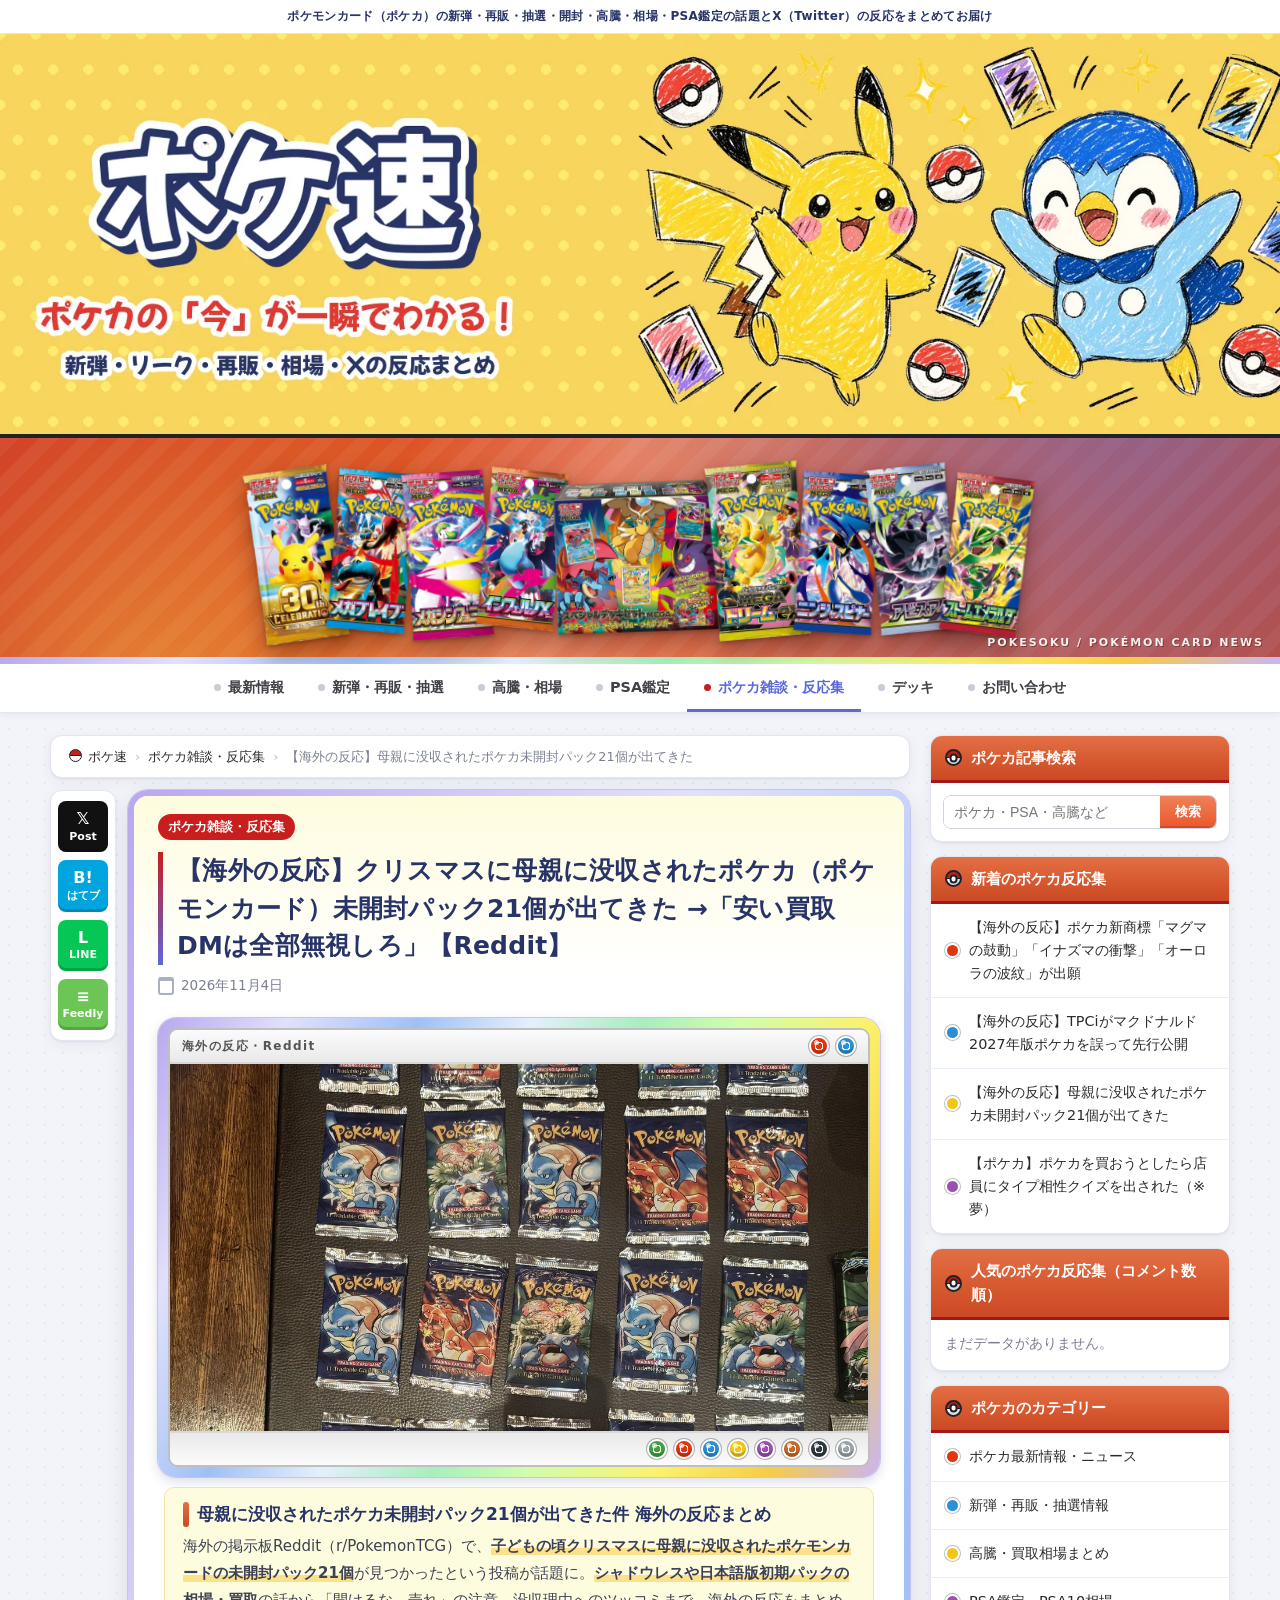
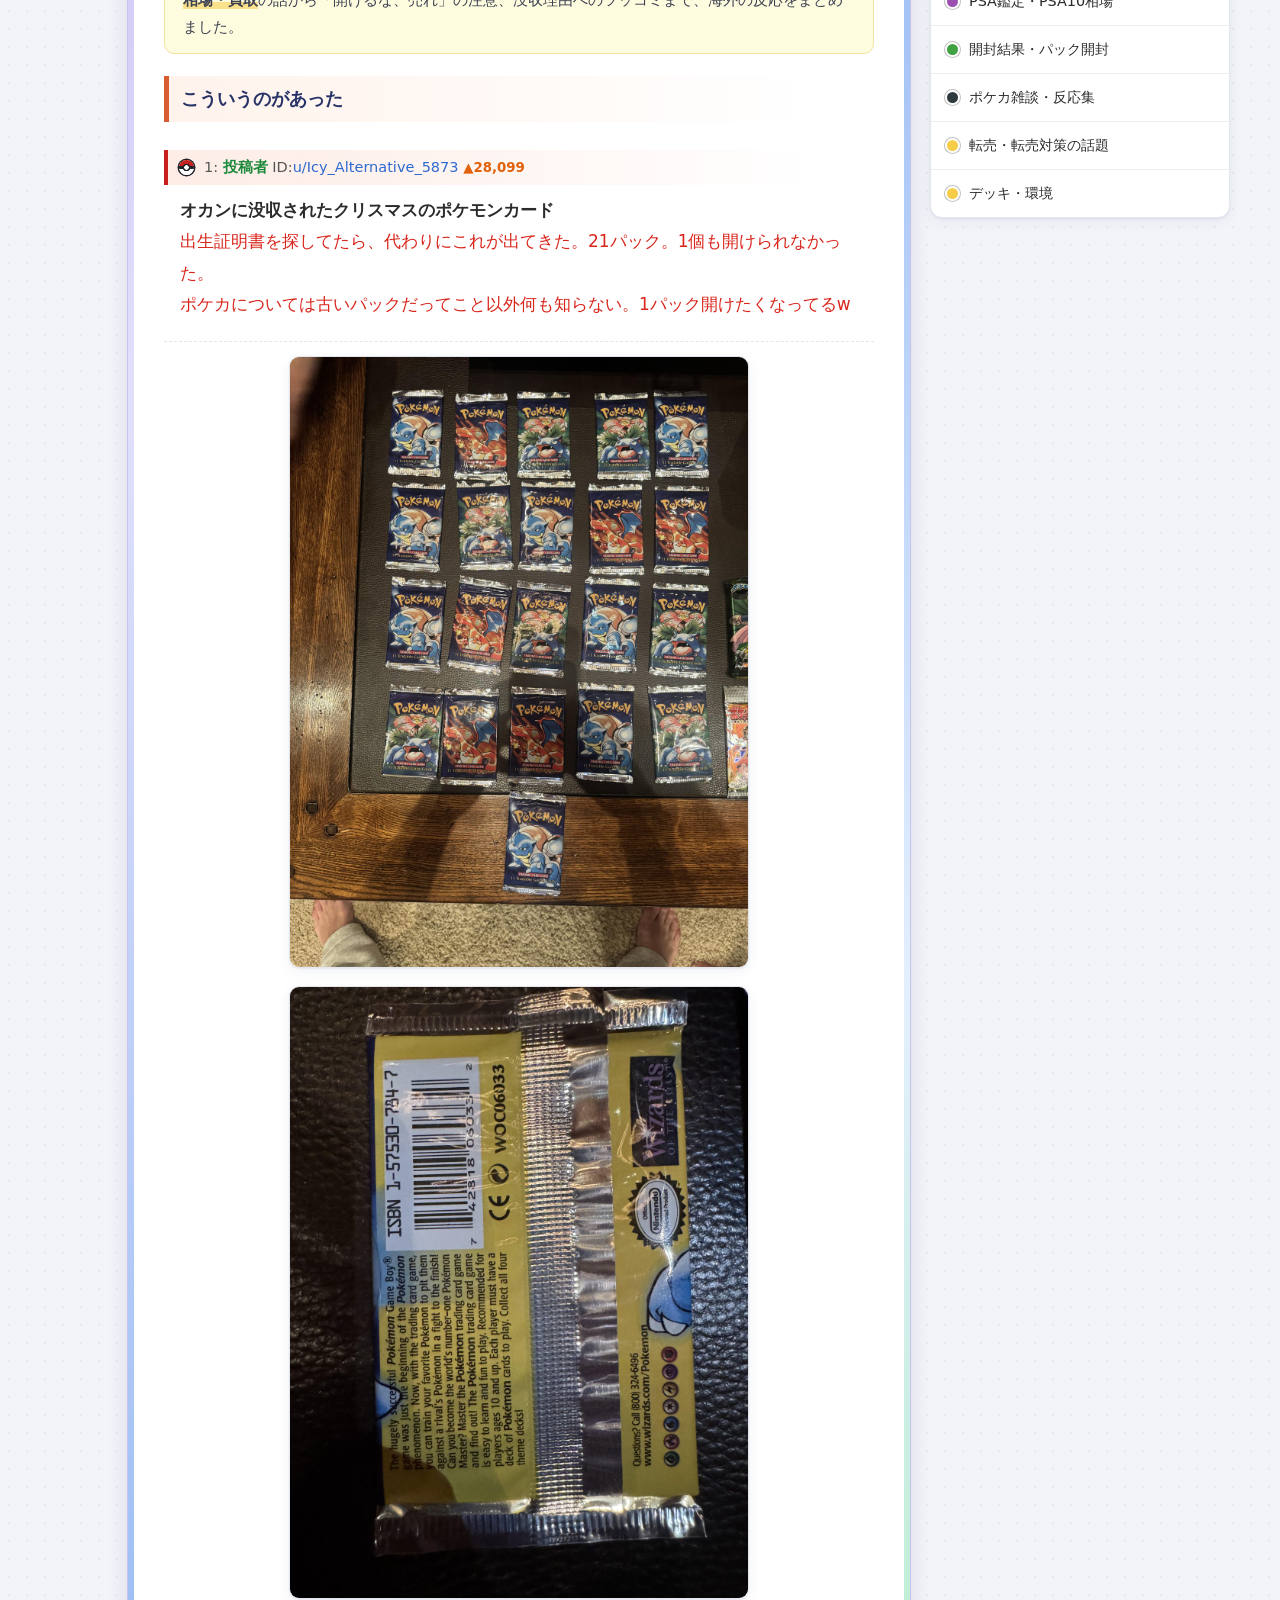
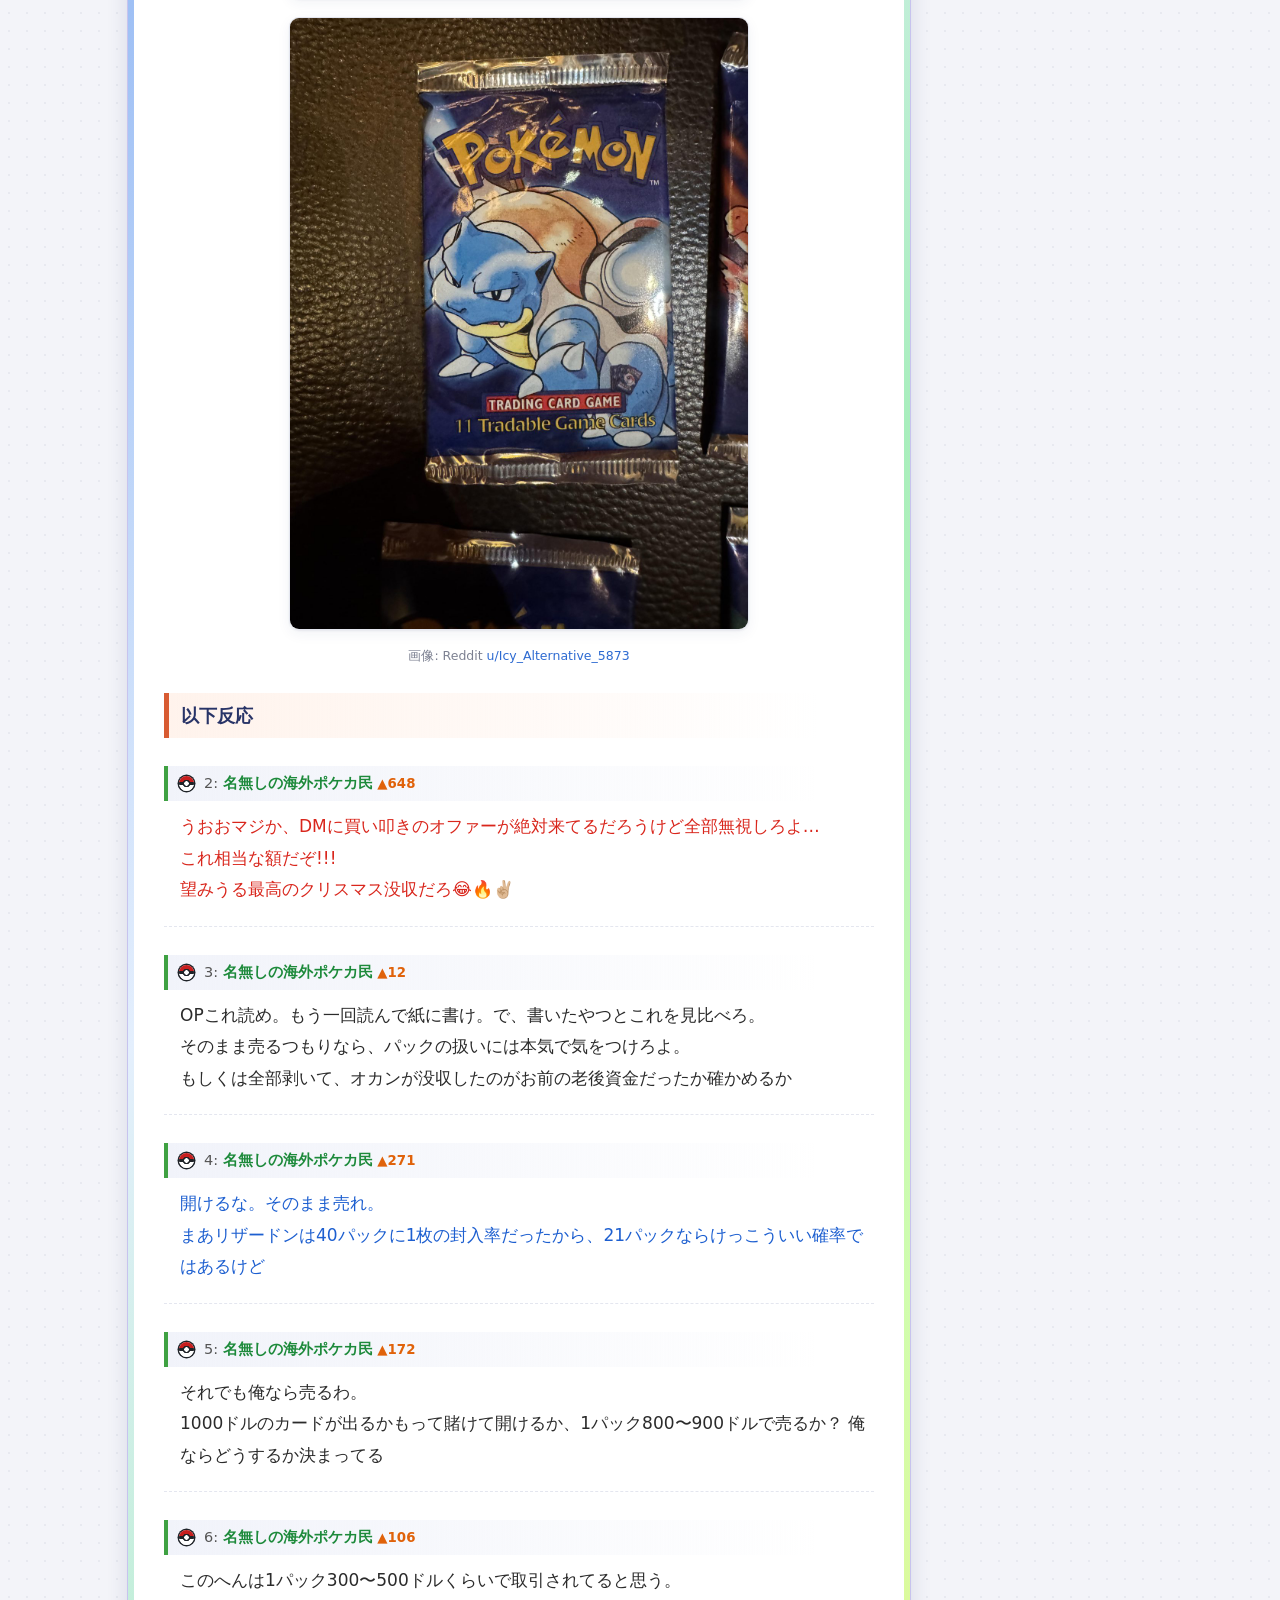
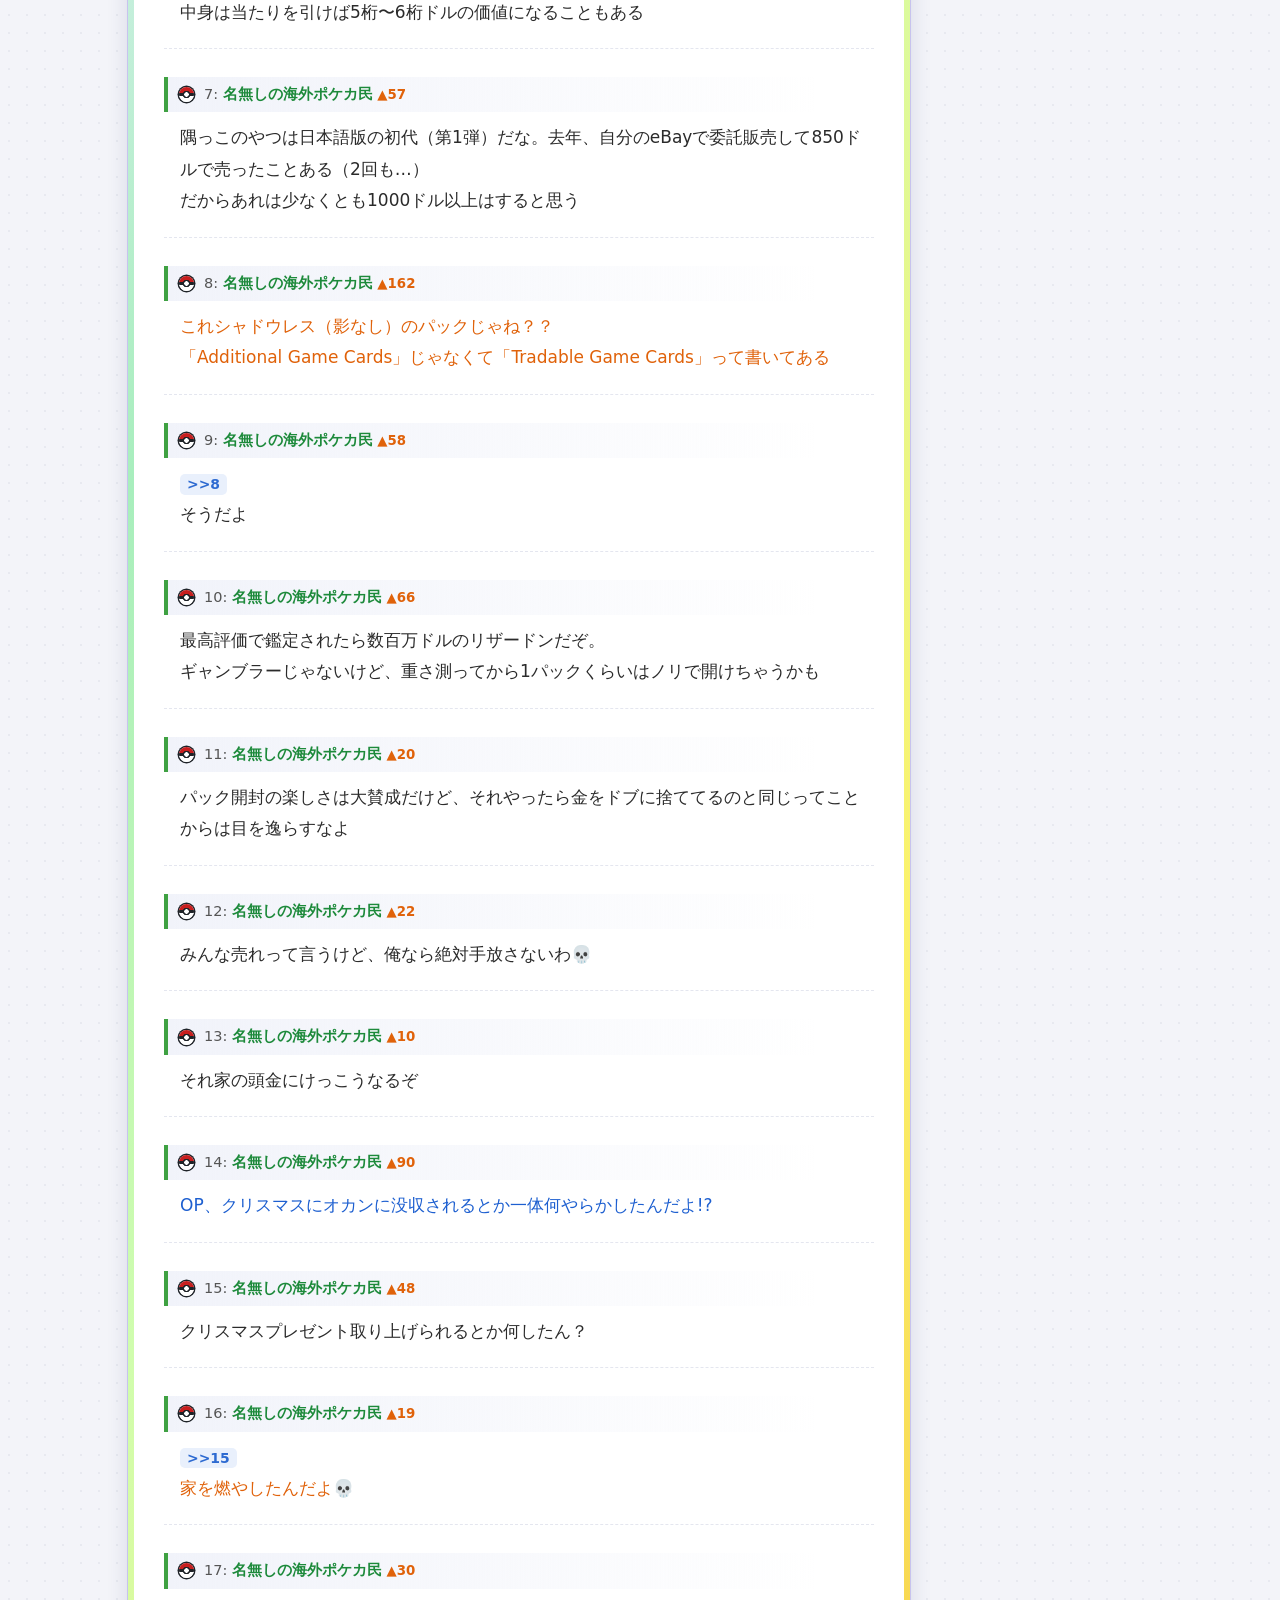
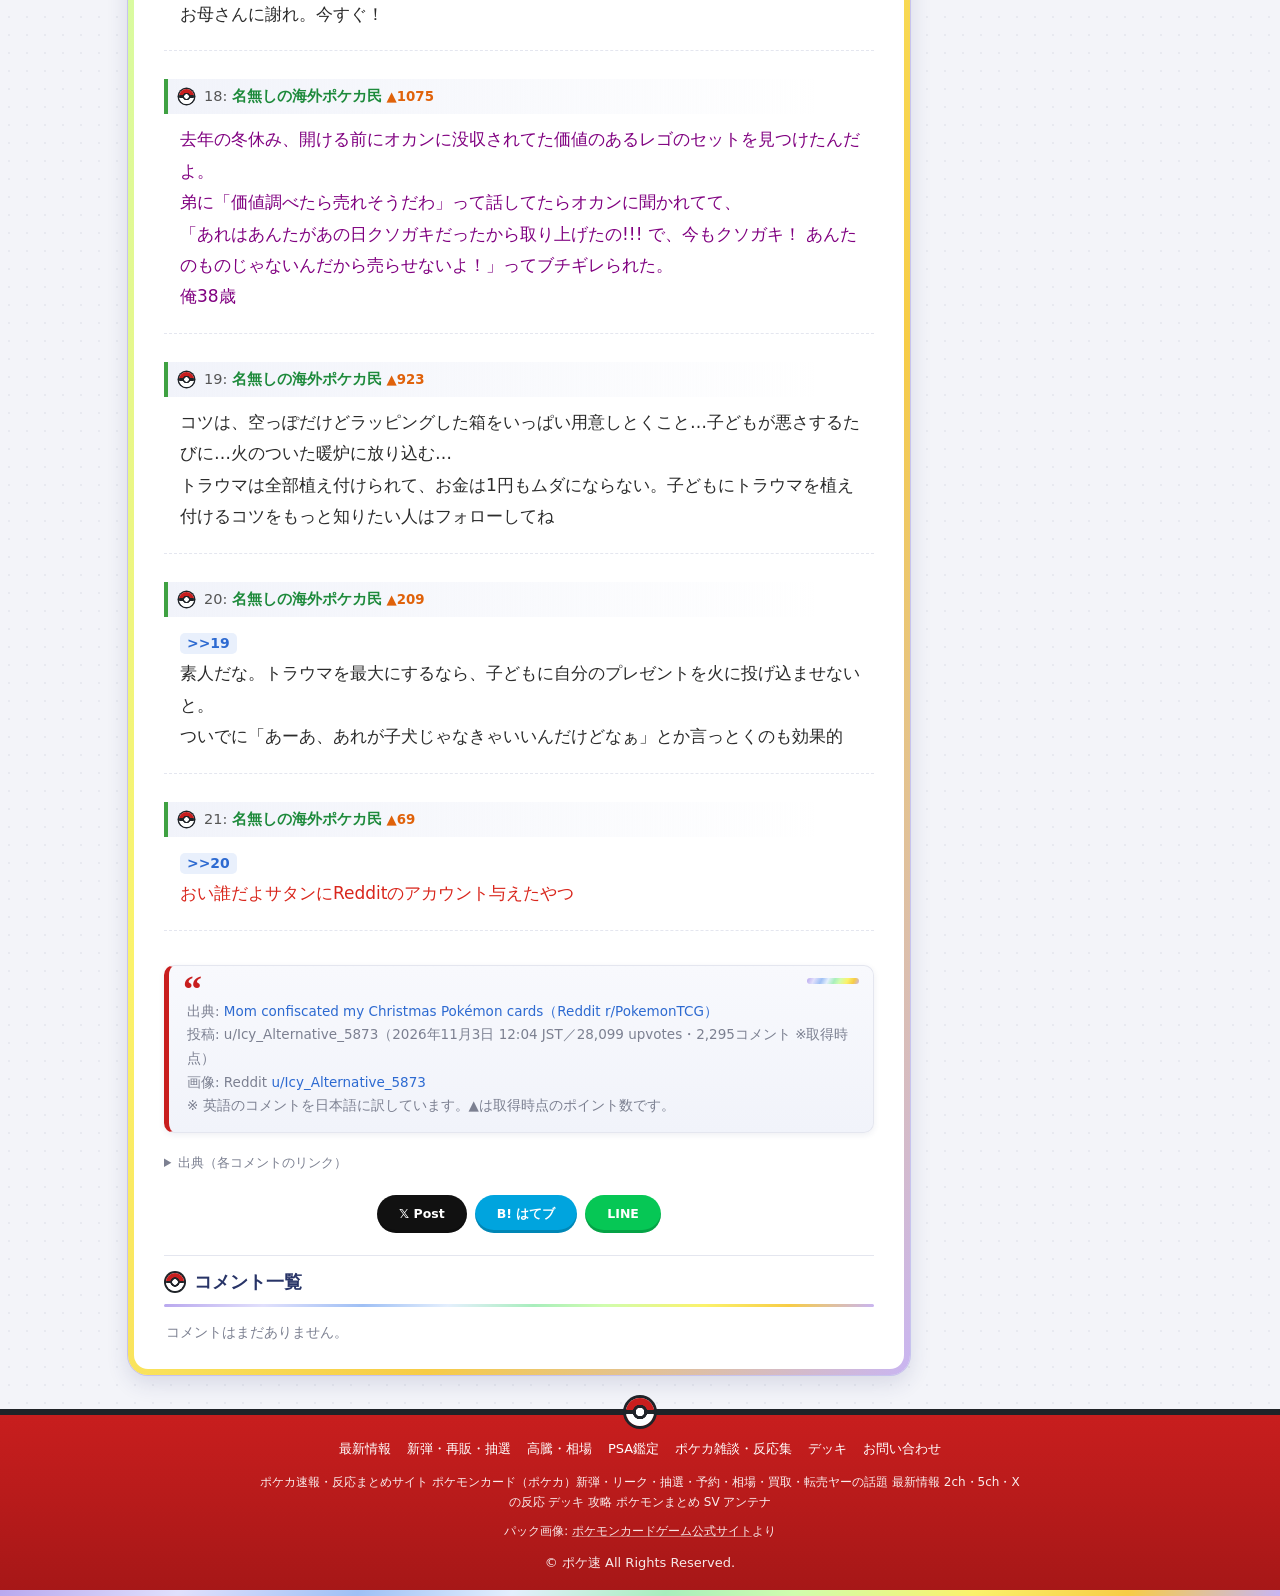
<file: articles/reddit-confiscated-packs.html>
<!DOCTYPE html>
<html lang="ja"><head><meta charset="utf-8"><meta name="viewport" content="width=device-width,initial-scale=1">
<title>【海外の反応】クリスマスに母親に没収されたポケカ未開封パック21個が出てきた →「安い買取DMは全部無視しろ」 | ポケ速</title>
<meta name="description" content="出生証明書を探していたら、子どもの頃クリスマスに母親に没収されたポケモンカード（ポケカ）の未開封パック21個が出てきたというRedditの投稿が話題に。シャドウレスや日本語版初期パックの相場・買取の話から「お母さんに謝れ」まで、海外の反応をまとめました。">
<meta name="keywords" content="ポケモンカード,ポケカ,旧裏,未開封パック,海外の反応,Reddit,相場,買取,ポケ速,反応集,まとめ,シャドウレス,初期,リザードン,開封,PSA">
<meta name="robots" content="index,follow,max-image-preview:large">
<link rel="canonical" href="https://daminchan.github.io/pokeca-sokuhou-preview/articles/reddit-confiscated-packs.html">
<meta property="og:locale" content="ja_JP">
<meta property="og:type" content="article">
<meta property="og:url" content="https://daminchan.github.io/pokeca-sokuhou-preview/articles/reddit-confiscated-packs.html">
<meta property="og:site_name" content="ポケ速">
<meta property="og:title" content="【海外の反応】クリスマスに母親に没収されたポケカ未開封パック21個が出てきた →「安い買取DMは全部無視しろ」">
<meta property="og:description" content="出生証明書を探していたら、子どもの頃クリスマスに母親に没収されたポケモンカード（ポケカ）の未開封パック21個が出てきたというRedditの投稿が話題に。シャドウレスや日本語版初期パックの相場・買取の話から「お母さんに謝れ」まで、海外の反応をまとめました。">
<meta property="og:image" content="https://daminchan.github.io/pokeca-sokuhou-preview/assets/articles/reddit-confiscated-packs-thumb.jpg">
<meta property="og:image:width" content="1200">
<meta property="og:image:height" content="630">
<meta property="og:image:alt" content="母親に没収されていたポケカ初期の未開封パック21個">
<meta property="article:published_time" content="2026-11-04T02:45:00+09:00">
<meta property="article:modified_time" content="2026-11-04T02:45:00+09:00">
<meta property="article:section" content="ポケカ雑談・反応集">
<meta property="article:tag" content="ポケモンカード"><meta property="article:tag" content="ポケカ"><meta property="article:tag" content="旧裏"><meta property="article:tag" content="未開封パック"><meta property="article:tag" content="海外の反応"><meta property="article:tag" content="Reddit"><meta property="article:tag" content="相場"><meta property="article:tag" content="買取">
<meta name="twitter:card" content="summary_large_image">
<meta name="twitter:title" content="【海外の反応】クリスマスに母親に没収されたポケカ未開封パック21個が出てきた →「安い買取DMは全部無視しろ」">
<meta name="twitter:description" content="出生証明書を探していたら、子どもの頃クリスマスに母親に没収されたポケモンカード（ポケカ）の未開封パック21個が出てきたというRedditの投稿が話題に。シャドウレスや日本語版初期パックの相場・買取の話から「お母さんに謝れ」まで、海外の反応をまとめました。">
<meta name="twitter:image" content="https://daminchan.github.io/pokeca-sokuhou-preview/assets/articles/reddit-confiscated-packs-thumb.jpg">
<meta name="twitter:image:alt" content="母親に没収されていたポケカ初期の未開封パック21個">
<meta name="theme-color" content="#c81e1e">
<link rel="icon" href="../favicon.ico" sizes="any">
<link rel="icon" type="image/png" sizes="32x32" href="../assets/favicon-32.png">
<link rel="icon" type="image/png" sizes="192x192" href="../assets/icon-192.png">
<link rel="apple-touch-icon" sizes="180x180" href="../assets/apple-touch-icon.png">
<link rel="stylesheet" href="../assets/style.css">
<style>
.content h2.sec{margin:26px 0 10px;padding:6px 12px;font-size:18px;color:var(--navy);border-left:5px solid var(--or-2);background:linear-gradient(90deg,#fff3ec,rgba(255,243,236,0) 92%);border-radius:0 8px 8px 0}
.content h2.sec:first-child{margin-top:4px}
.content .post-img{margin:14px auto 18px;max-width:460px}
.content .post-img img{width:100%;border-radius:10px;border:1px solid var(--line);box-shadow:var(--shadow)}
.content .img-credit{margin:-4px 0 22px;text-align:center;font-size:12.5px;color:var(--muted)}
.content p#res1{border-left-color:var(--red);background:linear-gradient(90deg,#fdece6,rgba(253,236,230,0) 92%)}
.content .pts{color:#e0620a;font-size:.92em;font-weight:700}
.content .src-list{margin:8px 0 0;font-size:13px}
.content .src-list summary{cursor:pointer;color:var(--muted)}
.content .src-list ol{margin:6px 0 0;padding-left:1.2em;columns:2;column-gap:20px}
.content .src-list li{line-height:1.7;overflow-wrap:anywhere}
@media (max-width:760px){.content .src-list ol{columns:1}}
</style>
<script type="application/ld+json">{"@context": "https://schema.org", "@type": "BreadcrumbList", "itemListElement": [{"@type": "ListItem", "position": 1, "name": "ポケ速（ホーム）", "item": "https://daminchan.github.io/pokeca-sokuhou-preview/"}, {"@type": "ListItem", "position": 2, "name": "ポケカ雑談・反応集", "item": "https://daminchan.github.io/pokeca-sokuhou-preview/#category-zatsudan"}, {"@type": "ListItem", "position": 3, "name": "【海外の反応】クリスマスに母親に没収されたポケカ未開封パック21個が出てきた →「安い買取DMは全部無視しろ」", "item": "https://daminchan.github.io/pokeca-sokuhou-preview/articles/reddit-confiscated-packs.html"}]}</script>
<script type="application/ld+json">{"@context": "https://schema.org", "@type": "Article", "@id": "https://daminchan.github.io/pokeca-sokuhou-preview/articles/reddit-confiscated-packs.html#article", "mainEntityOfPage": {"@type": "WebPage", "@id": "https://daminchan.github.io/pokeca-sokuhou-preview/articles/reddit-confiscated-packs.html"}, "headline": "【海外の反応】クリスマスに母親に没収されたポケカ未開封パック21個が出てきた →「安い買取DMは全部無視しろ」", "description": "出生証明書を探していたら、子どもの頃クリスマスに母親に没収されたポケモンカード（ポケカ）の未開封パック21個が出てきたというRedditの投稿が話題に。シャドウレスや日本語版初期パックの相場・買取の話から「お母さんに謝れ」まで、海外の反応をまとめました。", "image": ["https://daminchan.github.io/pokeca-sokuhou-preview/assets/articles/reddit-confiscated-packs-thumb.jpg", "https://daminchan.github.io/pokeca-sokuhou-preview/assets/articles/reddit-confiscated-packs-1.jpg"], "datePublished": "2026-11-04T02:45:00+09:00", "dateModified": "2026-11-04T02:45:00+09:00", "inLanguage": "ja", "articleSection": "ポケカ雑談・反応集", "keywords": "ポケモンカード,ポケカ,旧裏,未開封パック,海外の反応,Reddit,相場,買取,ポケ速,反応集,まとめ,シャドウレス,初期,リザードン,開封,PSA", "author": {"@type": "Organization", "name": "ポケ速", "url": "https://daminchan.github.io/pokeca-sokuhou-preview/"}, "publisher": {"@type": "Organization", "@id": "https://daminchan.github.io/pokeca-sokuhou-preview/#org", "name": "ポケ速", "logo": {"@type": "ImageObject", "url": "https://daminchan.github.io/pokeca-sokuhou-preview/assets/logo.png", "width": 1000, "height": 240}}, "isPartOf": {"@type": "WebSite", "@id": "https://daminchan.github.io/pokeca-sokuhou-preview/#website", "name": "ポケ速", "url": "https://daminchan.github.io/pokeca-sokuhou-preview/"}, "isBasedOn": {"@type": "SocialMediaPosting", "url": "https://www.reddit.com/r/PokemonTCG/comments/1xmhsit/mom_confiscated_my_christmas_pok%C3%A9mon_cards/", "headline": "Mom confiscated my Christmas Pokémon cards", "author": {"@type": "Person", "name": "u/Icy_Alternative_5873"}, "datePublished": "2026-11-03T12:04:00+09:00"}}</script>
</head><body>
<header>
<div class="topbar"><p>ポケモンカード（ポケカ）の新弾・再販・抽選・開封・高騰・相場・PSA鑑定の話題とX（Twitter）の反応をまとめてお届け</p></div>
<div class="logobar has-banner"><a class="logo" href="../" title="ポケ速 | ポケモンカード（ポケカ）反応まとめ"><img class="site-banner" src="../assets/brand/header.webp" width="1600" height="500" alt="ポケ速｜ポケカの「今」が一瞬でわかる！新弾・リーク・再販・相場・Xの反応まとめ" decoding="async" fetchpriority="high"><span class="site-name">ポケ速</span></a></div>
<div class="firstview"><ul class="packs"><li style="--r:-8deg;--h:172px;--y:6px"><img src="../assets/packs/30th-celebration.webp" width="188" height="380" alt="ポケモンカードゲーム MEGA 拡張パック「30th CELEBRATION」（30thセレブレーション）" loading="eager" decoding="async"></li><li style="--r:5deg;--h:160px;--y:2px"><img src="../assets/packs/mega-brave.webp" width="189" height="380" alt="ポケモンカードゲーム MEGA 拡張パック「メガブレイブ」" loading="eager" decoding="async"></li><li style="--r:-4deg;--h:166px;--y:6px"><img src="../assets/packs/mega-symphonia.webp" width="189" height="380" alt="ポケモンカードゲーム MEGA 拡張パック「メガシンフォニア」" loading="eager" decoding="async"></li><li style="--r:6deg;--h:158px;--y:0px"><img src="../assets/packs/inferno-x.webp" width="189" height="380" alt="ポケモンカードゲーム MEGA 拡張パック「インフェルノX」" loading="eager" decoding="async"></li><li style="--r:-2deg;--h:150px;--y:8px"><img src="../assets/packs/special-deck-set-mega.webp" width="411" height="380" alt="ポケモンカードゲーム MEGA スペシャルデッキセットMEGA メガオーダイル・メガカイリュー・メガゲンガー" loading="eager" decoding="async"></li><li style="--r:-5deg;--h:174px;--y:2px"><img src="../assets/packs/mega-dream-ex.webp" width="203" height="380" alt="ポケモンカードゲーム MEGA ハイクラスパック「MEGAドリームex」" loading="eager" decoding="async"></li><li style="--r:4deg;--h:160px;--y:4px"><img src="../assets/packs/ninja-spinner.webp" width="189" height="380" alt="ポケモンカードゲーム MEGA 拡張パック「ニンジャスピナー」" loading="eager" decoding="async"></li><li style="--r:-6deg;--h:166px;--y:0px"><img src="../assets/packs/abyss-eye.webp" width="188" height="380" alt="ポケモンカードゲーム MEGA 拡張パック「アビスアイ」" loading="eager" decoding="async"></li><li style="--r:7deg;--h:158px;--y:6px"><img src="../assets/packs/storm-emeralda.webp" width="189" height="380" alt="ポケモンカードゲーム MEGA 拡張パック「ストームエメラルダ」" loading="eager" decoding="async"></li></ul><div class="fv-txt">POKESOKU / POKÉMON CARD NEWS</div></div>
<nav class="gnav" aria-label="カテゴリー"><ul><li><a href="#">最新情報</a></li><li><a href="#">新弾・再販・抽選</a></li><li><a href="#">高騰・相場</a></li><li><a href="#">PSA鑑定</a></li><li class="cur"><a href="#category-zatsudan">ポケカ雑談・反応集</a></li><li><a href="#">デッキ</a></li><li><a href="#">お問い合わせ</a></li></ul></nav>
</header>
<div class="wrap">
<div class="main">
<nav id="breadcrumb" class="box" aria-label="パンくずリスト"><a class="home" href="../">ポケ速</a><span class="sep">›</span><a href="#category-zatsudan">ポケカ雑談・反応集</a><span class="sep">›</span>【海外の反応】母親に没収されたポケカ未開封パック21個が出てきた</nav>
<div class="cols">
<div id="share_plz" class="box">
<a class="s-x" href="https://x.com/intent/post?text=%E3%80%90%E6%B5%B7%E5%A4%96%E3%81%AE%E5%8F%8D%E5%BF%9C%E3%80%91%E6%AF%8D%E8%A6%AA%E3%81%AB%E6%B2%A1%E5%8F%8E%E3%81%95%E3%82%8C%E3%81%9F%E3%83%9D%E3%82%B1%E3%82%AB%E6%9C%AA%E9%96%8B%E5%B0%81%E3%83%91%E3%83%83%E3%82%AF21%E5%80%8B%E3%81%8C%E5%87%BA%E3%81%A6%E3%81%8D%E3%81%9F&url=https%3A%2F%2Fdaminchan.github.io%2Fpokeca-sokuhou-preview%2Farticles%2Freddit-confiscated-packs.html" target="_blank" rel="noopener"><b>𝕏</b>Post</a>
<a class="s-hb" href="#"><b>B!</b>はてブ</a>
<a class="s-line" href="#"><b>L</b>LINE</a>
<a class="s-fd" href="#"><b>≡</b>Feedly</a>
</div>
<article>
<div class="post-meta">
<div class="cat-tag"><a class="cat" href="#category-zatsudan" rel="category">ポケカ雑談・反応集</a><a class="tag" href="#" rel="tag">ポケモンカード</a><a class="tag" href="#" rel="tag">ポケカ</a><a class="tag" href="#" rel="tag">旧裏</a><a class="tag" href="#" rel="tag">未開封パック</a><a class="tag" href="#" rel="tag">海外の反応</a><a class="tag" href="#" rel="tag">Reddit</a><a class="tag" href="#" rel="tag">相場</a><a class="tag" href="#" rel="tag">買取</a></div>
<h1>【海外の反応】クリスマスに母親に没収されたポケカ（ポケモンカード）未開封パック21個が出てきた →「安い買取DMは全部無視しろ」【Reddit】</h1>
<div class="post-date"><time datetime="2026-11-04T02:45:00+09:00">2026年11月4日</time></div>
</div>
<div class="eyecatch"><div class="card-in">
<div class="card-top"><span class="lbl">海外の反応・Reddit</span><span class="energy" aria-hidden="true"><i style="--c:var(--t-fire)"></i><i style="--c:var(--t-water)"></i></span></div>
<div class="thumb"><img src="../assets/articles/reddit-confiscated-packs-thumb.jpg" width="1200" height="630" alt="母親に没収されていたポケモンカード（ポケカ）初期の未開封パック21個"></div>
<div class="card-bot"><span class="energy" aria-hidden="true"><i style="--c:var(--t-grass)"></i><i style="--c:var(--t-fire)"></i><i style="--c:var(--t-water)"></i><i style="--c:var(--t-light)"></i><i style="--c:var(--t-psy)"></i><i style="--c:var(--t-fight)"></i><i style="--c:var(--t-dark)"></i><i style="--c:var(--t-metal)"></i></span></div>
</div></div>
<div class="lead"><h2>母親に没収されたポケカ未開封パック21個が出てきた件 海外の反応まとめ</h2><p>海外の掲示板Reddit（r/PokemonTCG）で、<strong>子どもの頃クリスマスに母親に没収されたポケモンカードの未開封パック21個</strong>が見つかったという投稿が話題に。<strong>シャドウレスや日本語版初期パックの相場・買取</strong>の話から「開けるな、売れ」の注意、没収理由へのツッコミまで、海外の反応をまとめました。</p></div>
<div class="content">
<h2 class="sec">こういうのがあった</h2>
<p id="res1">1: <strong><span style="color: #008000;">投稿者</span></strong> ID:<a href="https://www.reddit.com/r/PokemonTCG/comments/1xmhsit/mom_confiscated_my_christmas_pok%C3%A9mon_cards/" target="_blank" rel="noopener noreferrer nofollow">u/Icy_Alternative_5873</a> <span class="pts">▲28,099</span></p>
<p><strong>オカンに没収されたクリスマスのポケモンカード</strong><br />
<span style="color: #ff0000;">出生証明書を探してたら、代わりにこれが出てきた。21パック。1個も開けられなかった。<br />
ポケカについては古いパックだってこと以外何も知らない。1パック開けたくなってるw</span></p>
<figure class="post-img"><a href="../assets/articles/reddit-confiscated-packs-1.jpg" target="_blank" rel="noopener"><img src="../assets/articles/reddit-confiscated-packs-1.jpg" width="1200" height="1600" alt="テーブルに並べられたポケモンカード（ポケカ）初期の未開封パック21個" loading="eager" decoding="async"></a></figure>
<figure class="post-img"><a href="../assets/articles/reddit-confiscated-packs-2.jpg" target="_blank" rel="noopener"><img src="../assets/articles/reddit-confiscated-packs-2.jpg" width="1200" height="1600" alt="ポケカ未開封パックの裏面" loading="lazy" decoding="async"></a></figure>
<figure class="post-img"><a href="../assets/articles/reddit-confiscated-packs-3.jpg" target="_blank" rel="noopener"><img src="../assets/articles/reddit-confiscated-packs-3.jpg" width="1200" height="1600" alt="「11 Tradable Game Cards」表記のカメックスのポケカ未開封パック" loading="lazy" decoding="async"></a></figure>
<p class="img-credit">画像: Reddit <a href="https://www.reddit.com/r/PokemonTCG/comments/1xmhsit/mom_confiscated_my_christmas_pok%C3%A9mon_cards/" target="_blank" rel="noopener noreferrer nofollow">u/Icy_Alternative_5873</a></p>
<h2 class="sec">以下反応</h2>
<p id="res2">2: <strong><span style="color: #008000;">名無しの海外ポケカ民</span></strong> <span class="pts">▲648</span></p>
<p><span style="color: #ff0000;">うおおマジか、DMに買い叩きのオファーが絶対来てるだろうけど全部無視しろよ…<br />
これ相当な額だぞ!!!<br />
望みうる最高のクリスマス没収だろ😂🔥✌🏼</span></p>
<p id="res3">3: <strong><span style="color: #008000;">名無しの海外ポケカ民</span></strong> <span class="pts">▲12</span></p>
<p>OPこれ読め。もう一回読んで紙に書け。で、書いたやつとこれを見比べろ。<br />
そのまま売るつもりなら、パックの扱いには本気で気をつけろよ。<br />
もしくは全部剥いて、オカンが没収したのがお前の老後資金だったか確かめるか</p>
<p id="res4">4: <strong><span style="color: #008000;">名無しの海外ポケカ民</span></strong> <span class="pts">▲271</span></p>
<p><span style="color: #0000ff;">開けるな。そのまま売れ。<br />
まあリザードンは40パックに1枚の封入率だったから、21パックならけっこういい確率ではあるけど</span></p>
<p id="res5">5: <strong><span style="color: #008000;">名無しの海外ポケカ民</span></strong> <span class="pts">▲172</span></p>
<p>それでも俺なら売るわ。<br />
1000ドルのカードが出るかもって賭けて開けるか、1パック800〜900ドルで売るか？ 俺ならどうするか決まってる</p>
<p id="res6">6: <strong><span style="color: #008000;">名無しの海外ポケカ民</span></strong> <span class="pts">▲106</span></p>
<p>このへんは1パック300〜500ドルくらいで取引されてると思う。<br />
中身は当たりを引けば5桁〜6桁ドルの価値になることもある</p>
<p id="res7">7: <strong><span style="color: #008000;">名無しの海外ポケカ民</span></strong> <span class="pts">▲57</span></p>
<p>隅っこのやつは日本語版の初代（第1弾）だな。去年、自分のeBayで委託販売して850ドルで売ったことある（2回も…）<br />
だからあれは少なくとも1000ドル以上はすると思う</p>
<p id="res8">8: <strong><span style="color: #008000;">名無しの海外ポケカ民</span></strong> <span class="pts">▲162</span></p>
<p><span style="color: #ff6600;">これシャドウレス（影なし）のパックじゃね？？<br />
「Additional Game Cards」じゃなくて「Tradable Game Cards」って書いてある</span></p>
<p id="res9">9: <strong><span style="color: #008000;">名無しの海外ポケカ民</span></strong> <span class="pts">▲58</span></p>
<p><a href="#res8">&gt;&gt;8</a><br />
そうだよ</p>
<p id="res10">10: <strong><span style="color: #008000;">名無しの海外ポケカ民</span></strong> <span class="pts">▲66</span></p>
<p>最高評価で鑑定されたら数百万ドルのリザードンだぞ。<br />
ギャンブラーじゃないけど、重さ測ってから1パックくらいはノリで開けちゃうかも</p>
<p id="res11">11: <strong><span style="color: #008000;">名無しの海外ポケカ民</span></strong> <span class="pts">▲20</span></p>
<p>パック開封の楽しさは大賛成だけど、それやったら金をドブに捨ててるのと同じってことからは目を逸らすなよ</p>
<p id="res12">12: <strong><span style="color: #008000;">名無しの海外ポケカ民</span></strong> <span class="pts">▲22</span></p>
<p>みんな売れって言うけど、俺なら絶対手放さないわ💀</p>
<p id="res13">13: <strong><span style="color: #008000;">名無しの海外ポケカ民</span></strong> <span class="pts">▲10</span></p>
<p>それ家の頭金にけっこうなるぞ</p>
<p id="res14">14: <strong><span style="color: #008000;">名無しの海外ポケカ民</span></strong> <span class="pts">▲90</span></p>
<p><span style="color: #0000ff;">OP、クリスマスにオカンに没収されるとか一体何やらかしたんだよ!?</span></p>
<p id="res15">15: <strong><span style="color: #008000;">名無しの海外ポケカ民</span></strong> <span class="pts">▲48</span></p>
<p>クリスマスプレゼント取り上げられるとか何したん？</p>
<p id="res16">16: <strong><span style="color: #008000;">名無しの海外ポケカ民</span></strong> <span class="pts">▲19</span></p>
<p><a href="#res15">&gt;&gt;15</a><br />
<span style="color: #ff6600;">家を燃やしたんだよ💀</span></p>
<p id="res17">17: <strong><span style="color: #008000;">名無しの海外ポケカ民</span></strong> <span class="pts">▲30</span></p>
<p>お母さんに謝れ。今すぐ！</p>
<p id="res18">18: <strong><span style="color: #008000;">名無しの海外ポケカ民</span></strong> <span class="pts">▲1075</span></p>
<p><span style="color: #800080;">去年の冬休み、開ける前にオカンに没収されてた価値のあるレゴのセットを見つけたんだよ。<br />
弟に「価値調べたら売れそうだわ」って話してたらオカンに聞かれてて、<br />
「あれはあんたがあの日クソガキだったから取り上げたの!!! で、今もクソガキ！ あんたのものじゃないんだから売らせないよ！」ってブチギレられた。<br />
俺38歳</span></p>
<p id="res19">19: <strong><span style="color: #008000;">名無しの海外ポケカ民</span></strong> <span class="pts">▲923</span></p>
<p>コツは、空っぽだけどラッピングした箱をいっぱい用意しとくこと…子どもが悪さするたびに…火のついた暖炉に放り込む…<br />
トラウマは全部植え付けられて、お金は1円もムダにならない。子どもにトラウマを植え付けるコツをもっと知りたい人はフォローしてね</p>
<p id="res20">20: <strong><span style="color: #008000;">名無しの海外ポケカ民</span></strong> <span class="pts">▲209</span></p>
<p><a href="#res19">&gt;&gt;19</a><br />
素人だな。トラウマを最大にするなら、子どもに自分のプレゼントを火に投げ込ませないと。<br />
ついでに「あーあ、あれが子犬じゃなきゃいいんだけどなぁ」とか言っとくのも効果的</p>
<p id="res21">21: <strong><span style="color: #008000;">名無しの海外ポケカ民</span></strong> <span class="pts">▲69</span></p>
<p><a href="#res20">&gt;&gt;20</a><br />
<span style="color: #ff0000;">おい誰だよサタンにRedditのアカウント与えたやつ</span></p>
<blockquote><p class="thumb-credit" style="margin:0;font-size:0.9em;">出典: <a href="https://www.reddit.com/r/PokemonTCG/comments/1xmhsit/mom_confiscated_my_christmas_pok%C3%A9mon_cards/" target="_blank" rel="noopener noreferrer nofollow">Mom confiscated my Christmas Pokémon cards（Reddit r/PokemonTCG）</a><br />
投稿: u/Icy_Alternative_5873（2026年11月3日 12:04 JST／28,099 upvotes・2,295コメント ※取得時点）<br />
画像: Reddit <a href="https://www.reddit.com/r/PokemonTCG/comments/1xmhsit/mom_confiscated_my_christmas_pok%C3%A9mon_cards/" target="_blank" rel="noopener noreferrer nofollow">u/Icy_Alternative_5873</a><br />
※ 英語のコメントを日本語に訳しています。▲は取得時点のポイント数です。</p></blockquote>
<details class="src-list"><summary>出典（各コメントのリンク）</summary><ol>
<li><a href="https://www.reddit.com/r/PokemonTCG/comments/1xmhsit/mom_confiscated_my_christmas_pok%C3%A9mon_cards/19s251nxyw95t/" target="_blank" rel="noopener noreferrer nofollow">2: 19s251nxyw95t</a></li>
<li><a href="https://www.reddit.com/r/PokemonTCG/comments/1xmhsit/mom_confiscated_my_christmas_pok%C3%A9mon_cards/19s26x6ir1gf7/" target="_blank" rel="noopener noreferrer nofollow">3: 19s26x6ir1gf7</a></li>
<li><a href="https://www.reddit.com/r/PokemonTCG/comments/1xmhsit/mom_confiscated_my_christmas_pok%C3%A9mon_cards/19s257y6f2u79/" target="_blank" rel="noopener noreferrer nofollow">4: 19s257y6f2u79</a></li>
<li><a href="https://www.reddit.com/r/PokemonTCG/comments/1xmhsit/mom_confiscated_my_christmas_pok%C3%A9mon_cards/19s25cuwtg8kh/" target="_blank" rel="noopener noreferrer nofollow">5: 19s25cuwtg8kh</a></li>
<li><a href="https://www.reddit.com/r/PokemonTCG/comments/1xmhsit/mom_confiscated_my_christmas_pok%C3%A9mon_cards/19s2de2i2ukbn/" target="_blank" rel="noopener noreferrer nofollow">6: 19s2de2i2ukbn</a></li>
<li><a href="https://www.reddit.com/r/PokemonTCG/comments/1xmhsit/mom_confiscated_my_christmas_pok%C3%A9mon_cards/19s2es2bha9nl/" target="_blank" rel="noopener noreferrer nofollow">7: 19s2es2bha9nl</a></li>
<li><a href="https://www.reddit.com/r/PokemonTCG/comments/1xmhsit/mom_confiscated_my_christmas_pok%C3%A9mon_cards/19s24yy7h6540/" target="_blank" rel="noopener noreferrer nofollow">8: 19s24yy7h6540</a></li>
<li><a href="https://www.reddit.com/r/PokemonTCG/comments/1xmhsit/mom_confiscated_my_christmas_pok%C3%A9mon_cards/19s2589pd7m1w/" target="_blank" rel="noopener noreferrer nofollow">9: 19s2589pd7m1w</a></li>
<li><a href="https://www.reddit.com/r/PokemonTCG/comments/1xmhsit/mom_confiscated_my_christmas_pok%C3%A9mon_cards/19s263mmlf3hg/" target="_blank" rel="noopener noreferrer nofollow">10: 19s263mmlf3hg</a></li>
<li><a href="https://www.reddit.com/r/PokemonTCG/comments/1xmhsit/mom_confiscated_my_christmas_pok%C3%A9mon_cards/19s2f524j7fc5/" target="_blank" rel="noopener noreferrer nofollow">11: 19s2f524j7fc5</a></li>
<li><a href="https://www.reddit.com/r/PokemonTCG/comments/1xmhsit/mom_confiscated_my_christmas_pok%C3%A9mon_cards/19s25flzb83ts/" target="_blank" rel="noopener noreferrer nofollow">12: 19s25flzb83ts</a></li>
<li><a href="https://www.reddit.com/r/PokemonTCG/comments/1xmhsit/mom_confiscated_my_christmas_pok%C3%A9mon_cards/19s25eiz3k02s/" target="_blank" rel="noopener noreferrer nofollow">13: 19s25eiz3k02s</a></li>
<li><a href="https://www.reddit.com/r/PokemonTCG/comments/1xmhsit/mom_confiscated_my_christmas_pok%C3%A9mon_cards/19s2ai8pewswx/" target="_blank" rel="noopener noreferrer nofollow">14: 19s2ai8pewswx</a></li>
<li><a href="https://www.reddit.com/r/PokemonTCG/comments/1xmhsit/mom_confiscated_my_christmas_pok%C3%A9mon_cards/19s25a6jupnc0/" target="_blank" rel="noopener noreferrer nofollow">15: 19s25a6jupnc0</a></li>
<li><a href="https://www.reddit.com/r/PokemonTCG/comments/1xmhsit/mom_confiscated_my_christmas_pok%C3%A9mon_cards/19s25idt8mtt1/" target="_blank" rel="noopener noreferrer nofollow">16: 19s25idt8mtt1</a></li>
<li><a href="https://www.reddit.com/r/PokemonTCG/comments/1xmhsit/mom_confiscated_my_christmas_pok%C3%A9mon_cards/19s25afotl8pw/" target="_blank" rel="noopener noreferrer nofollow">17: 19s25afotl8pw</a></li>
<li><a href="https://www.reddit.com/r/PokemonTCG/comments/1xmhsit/mom_confiscated_my_christmas_pok%C3%A9mon_cards/19s2bckoc70wx/" target="_blank" rel="noopener noreferrer nofollow">18: 19s2bckoc70wx</a></li>
<li><a href="https://www.reddit.com/r/PokemonTCG/comments/1xmhsit/mom_confiscated_my_christmas_pok%C3%A9mon_cards/19s2psmkgz0bo/" target="_blank" rel="noopener noreferrer nofollow">19: 19s2psmkgz0bo</a></li>
<li><a href="https://www.reddit.com/r/PokemonTCG/comments/1xmhsit/mom_confiscated_my_christmas_pok%C3%A9mon_cards/19s2uqd5qwqjl/" target="_blank" rel="noopener noreferrer nofollow">20: 19s2uqd5qwqjl</a></li>
<li><a href="https://www.reddit.com/r/PokemonTCG/comments/1xmhsit/mom_confiscated_my_christmas_pok%C3%A9mon_cards/19s2vp03w5g0y/" target="_blank" rel="noopener noreferrer nofollow">21: 19s2vp03w5g0y</a></li>
</ol></details>
</div>
<div class="sns"><a class="s-x" href="https://x.com/intent/post?text=%E3%80%90%E6%B5%B7%E5%A4%96%E3%81%AE%E5%8F%8D%E5%BF%9C%E3%80%91%E6%AF%8D%E8%A6%AA%E3%81%AB%E6%B2%A1%E5%8F%8E%E3%81%95%E3%82%8C%E3%81%9F%E3%83%9D%E3%82%B1%E3%82%AB%E6%9C%AA%E9%96%8B%E5%B0%81%E3%83%91%E3%83%83%E3%82%AF21%E5%80%8B%E3%81%8C%E5%87%BA%E3%81%A6%E3%81%8D%E3%81%9F&url=https%3A%2F%2Fdaminchan.github.io%2Fpokeca-sokuhou-preview%2Farticles%2Freddit-confiscated-packs.html" target="_blank" rel="noopener">𝕏 Post</a><a class="s-hb" href="#">B! はてブ</a><a class="s-line" href="#">LINE</a></div>
<h3 class="single_title">コメント一覧</h3>
<p class="nocomment">コメントはまだありません。</p>
</article>
</div>
</div>
<aside id="sidebar">
<div class="widget box"><div class="widgettitle"><span class="ball"></span><h2>ポケカ記事検索</h2></div><form class="searchform" onsubmit="return false"><input type="text" placeholder="ポケカ・PSA・高騰など" aria-label="ポケカ記事検索"><button type="submit">検索</button></form></div>
<div class="widget box"><div class="widgettitle"><span class="ball"></span><h2>新着のポケカ反応集</h2></div><ul><li><a href="johto-dogs-trademarks.html">【海外の反応】ポケカ新商標「マグマの鼓動」「イナズマの衝撃」「オーロラの波紋」が出願</a></li><li><a href="mcdonalds-2027-leak.html">【海外の反応】TPCiがマクドナルド2027年版ポケカを誤って先行公開</a></li><li><a href="reddit-confiscated-packs.html" aria-current="page">【海外の反応】母親に没収されたポケカ未開封パック21個が出てきた</a></li><li><a href="../">【ポケカ】ポケカを買おうとしたら店員にタイプ相性クイズを出された（※夢）</a></li></ul></div>
<div class="widget box"><div class="widgettitle"><span class="ball"></span><h2>人気のポケカ反応集（コメント数順）</h2></div><p class="nodata">まだデータがありません。</p></div>
<div class="widget box"><div class="widgettitle"><span class="ball"></span><h2>ポケカのカテゴリー</h2></div><ul><li><a href="#">ポケカ最新情報・ニュース</a></li><li><a href="#">新弾・再販・抽選情報</a></li><li><a href="#">高騰・買取相場まとめ</a></li><li><a href="#">PSA鑑定・PSA10相場</a></li><li><a href="#">開封結果・パック開封</a></li><li id="category-zatsudan"><a href="#category-zatsudan">ポケカ雑談・反応集</a></li><li><a href="#">転売・転売対策の話題</a></li><li><a href="#">デッキ・環境</a></li></ul></div>
</aside>
</div>
<footer id="footer"><div class="footer_content"><ul><li><a href="#">最新情報</a></li><li><a href="#">新弾・再販・抽選</a></li><li><a href="#">高騰・相場</a></li><li><a href="#">PSA鑑定</a></li><li><a href="#category-zatsudan">ポケカ雑談・反応集</a></li><li><a href="#">デッキ</a></li><li><a href="#">お問い合わせ</a></li></ul><p class="footer_desc">ポケカ速報・反応まとめサイト ポケモンカード（ポケカ）新弾・リーク・抽選・予約・相場・買取・転売ヤーの話題 最新情報 2ch・5ch・Xの反応 デッキ 攻略 ポケモンまとめ SV アンテナ</p><p class="credit">パック画像: <a href="https://www.pokemon-card.com/" target="_blank" rel="noopener noreferrer">ポケモンカードゲーム公式サイト</a>より</p><div id="copyright">© ポケ速 All Rights Reserved.</div></div><div class="footer_bottom"></div></footer>
</body></html>
</file>
<file: assets/style.css>
/* ==========================================================
   ポケ速 — ポケモンカード（ポケカ）反応まとめ 記事ページ
   レイアウトはエペ速準拠（ヘッダー → グロナビ → 本文 + 右サイドバー → フッター）
   配色: ポケ速レッド + 公式サイト（白ヘッダー/ネイビー文字/ブルーのアクティブ/ホロ）
         + カードショップ（オレンジ見出しバー/青リンク/オレンジボタン）を少しずつ
   ========================================================== */

/* ===== トークン ===== */
:root{
  --red:#c81e1e;--red-l:#e3350d;--red-d:#a51717;--ink:#1f2328;--ink-2:#30363d;
  /* 公式サイトから: ネイビー文字 / アクティブ青 / ロゴの青と黄 */
  --navy:#283467;--navy-t:#404247;--blue:#5c69d8;--blue-l:#eef0fc;--logo-blue:#4063a8;
  --yel:#f7cc46;--yel-l:#fefcde;--yel-d:#d9ae1e;--lemon:#fbf26b;
  /* ショップから: オレンジ見出しバー / 青リンク / オレンジボタン */
  --or-1:#e36f45;--or-2:#d85b32;--or-3:#cb4923;--link:#2d6ad1;--btn-1:#ee8158;--btn-2:#eb572b;
  --bg:#f3f4f9;--paper:#fff;--line:#e4e6ef;--text:#2b2b2b;--muted:#7c8091;
  /* タイプ色 */
  --t-grass:#3fa142;--t-fire:#e3350d;--t-water:#2a8fd6;--t-light:#f2c618;
  --t-psy:#9b4fb0;--t-fight:#c4692c;--t-dark:#2e3a3e;--t-metal:#9aa3a8;
  --accent:var(--t-psy);
  /* ホロ枠 */
  /* 公式サイトのホロ（紫→青→緑→黄） */
  --holo:linear-gradient(115deg,#b9a8ee 0%,#e1e0fc 14%,#9fc0f5 28%,#e4effd 40%,#a8eebd 52%,#d0fdae 62%,#fbf26b 76%,#f7cc46 88%,#c9b5f2 100%);
  --rainbow:linear-gradient(100deg,#e1e0fc 0%,#e4effd 30%,#d0fdae 60%,#fefcde 85%,#e1e0fc 100%);
  --radius:12px;
  --shadow:0 1px 2px rgba(40,52,103,.08),0 4px 14px rgba(40,52,103,.06);
}

*{box-sizing:border-box}
html{-webkit-text-size-adjust:100%}
body{
  margin:0;color:var(--text);font-size:16px;line-height:1.6;
  font-family:"Hiragino Kaku Gothic ProN","Hiragino Sans","Yu Gothic UI","游ゴシック体",YuGothic,"Noto Sans JP","Noto Sans CJK JP",Meiryo,system-ui,sans-serif;
  background:radial-gradient(rgba(40,52,103,.06) 1px,transparent 1.6px) 0 0/18px 18px,var(--bg);
}
a{color:var(--link);text-decoration:none}
a:hover{text-decoration:underline}
img{max-width:100%;height:auto;display:block}

/* ===== 共通パーツ: モンスターボール風アイコン ===== */
.ball{
  --s:40px;--b:3px;
  width:var(--s);height:var(--s);flex:none;position:relative;border-radius:50%;
  border:var(--b) solid var(--ink);
  background:linear-gradient(var(--red) 0 44%,var(--ink) 44% 56%,#fff 56%);
  box-shadow:inset -3px -3px 0 rgba(0,0,0,.12);
}
.ball::after{
  content:"";position:absolute;left:50%;top:50%;width:38%;height:38%;
  transform:translate(-50%,-50%);border-radius:50%;background:#fff;border:var(--b) solid var(--ink);
}

/* ===== 共通パーツ: エネルギー風の丸アイコン ===== */
.energy{display:flex;gap:7px;flex-wrap:wrap}
.energy i,.fv-dots i{
  display:block;width:20px;height:20px;border-radius:50%;flex:none;
  background:
    radial-gradient(circle at 34% 30%,rgba(255,255,255,.65) 0 16%,transparent 18%),
    radial-gradient(circle,transparent 0 30%,rgba(255,255,255,.9) 31% 39%,transparent 40%),
    var(--c);
  border:2px solid #fff;
  box-shadow:0 0 0 1px rgba(0,0,0,.28),inset 0 -3px 0 rgba(0,0,0,.18);
}

/* ===== ヘッダー ===== */
/* 公式サイト風の白い上部バー（ネイビー文字） */
.topbar{
  background:#fff;color:var(--navy);font-size:12px;text-align:center;font-weight:700;
  padding:7px 12px;letter-spacing:.03em;border-bottom:1px solid var(--line);
}
.topbar h2,.topbar p{margin:0;font-size:inherit;font-weight:inherit}
/* ロゴ帯 = ポケ速レッド（ロゴ画像の地色と同じ #c81e1e） */
.logobar{
  background:var(--red);height:84px;display:flex;align-items:center;justify-content:center;
  border-bottom:4px solid var(--ink);
}
.logo{display:block;line-height:0}
.logo img{width:250px;height:60px}
.site-name{position:absolute;width:1px;height:1px;overflow:hidden;clip:rect(0 0 0 0);white-space:nowrap}

/* ファーストビュー: 公式サイトのパック/BOX 商品画像を扇状に並べたバナー */
.firstview{
  height:226px;position:relative;overflow:hidden;
  background:
    radial-gradient(circle at 12% 120%,rgba(247,204,70,.55),transparent 42%),
    radial-gradient(circle at 88% -20%,rgba(92,105,216,.55),transparent 45%),
    repeating-linear-gradient(135deg,rgba(255,255,255,.06) 0 14px,transparent 14px 28px),
    linear-gradient(100deg,var(--red) 0%,#d8401f 30%,var(--or-1) 58%,var(--or-3) 100%);
}
.firstview::before{ /* ホロの光沢 */
  content:"";position:absolute;inset:0;pointer-events:none;
  background:linear-gradient(115deg,transparent 30%,rgba(255,255,255,.22) 46%,transparent 60%);
}
.firstview::after{ /* 下端のホロライン */
  content:"";position:absolute;left:0;right:0;bottom:0;height:7px;background:var(--holo);
}
.packs{
  position:relative;z-index:1;height:100%;display:flex;align-items:center;justify-content:center;
  margin:0;padding:0 10px 4px;list-style:none;
}
.packs li{flex:none;margin:0 -3px;transform:rotate(var(--r,0deg)) translateY(var(--y,0));transition:transform .25s}
.packs li:hover{transform:rotate(0deg) translateY(-6px) scale(1.06);z-index:2}
.packs img{
  display:block;height:var(--h,150px);width:auto;
  filter:drop-shadow(0 2px 2px rgba(0,0,0,.28)) drop-shadow(0 10px 12px rgba(60,10,0,.4));
}
.fv-txt{
  position:absolute;right:16px;bottom:13px;z-index:2;color:#fff;font-weight:900;font-size:11px;
  letter-spacing:.18em;text-shadow:1px 1px 0 rgba(0,0,0,.35);opacity:.9;
}

/* グローバルメニュー（公式サイト風: 白地・ネイビー文字・アクティブは青＋下線） */
.gnav{background:#fff;border-bottom:1px solid var(--line);box-shadow:0 2px 6px rgba(40,52,103,.07)}
.gnav ul{list-style:none;margin:0 auto;padding:0;display:flex;justify-content:center;flex-wrap:wrap}
.gnav a{
  display:flex;align-items:center;gap:7px;color:var(--navy-t);font-weight:800;font-size:14.4px;line-height:1;
  padding:16px 17px 14px;position:relative;border-bottom:3px solid transparent;
}
.gnav a::before{content:"";width:7px;height:7px;border-radius:50%;background:#c9ccd8}
.gnav a:hover{text-decoration:none;color:var(--blue)}
.gnav li.cur a{color:var(--blue);border-bottom-color:var(--blue)}
.gnav li.cur a::before{background:var(--red)}

/* ===== レイアウト ===== */
.wrap{
  width:calc(100% - 40px);max-width:1180px;margin:22px auto 34px;
  display:flex;gap:20px;align-items:flex-start;
}
.main{flex:1;min-width:0}
.box{background:var(--paper);border:1px solid var(--line);border-radius:var(--radius);box-shadow:var(--shadow)}

/* パンくず */
#breadcrumb{font-size:12.8px;padding:10px 18px;margin-bottom:12px;color:var(--muted);line-height:1.7}
#breadcrumb a{color:var(--text)}
#breadcrumb span.sep{color:#b8bccb;margin:0 8px}
#breadcrumb .home::before{
  content:"";display:inline-block;width:11px;height:11px;border-radius:50%;margin-right:6px;vertical-align:-1px;
  background:linear-gradient(var(--red) 0 44%,var(--ink) 44% 56%,#fff 56%);border:1px solid var(--ink);
}

.cols{display:flex;gap:12px;align-items:flex-start}

/* 左の縦シェアボタン */
#share_plz{width:66px;flex:none;padding:10px 7px 2px;position:sticky;top:12px;text-align:center}
#share_plz a{
  display:block;color:#fff;font-size:11px;font-weight:700;border-radius:8px;padding:8px 2px;margin-bottom:8px;line-height:1.3;
  box-shadow:inset 0 -3px 0 rgba(0,0,0,.18);transition:transform .15s;
}
#share_plz a:hover{text-decoration:none;transform:translateY(-1px)}
#share_plz a b{display:block;font-size:16px}
.s-x{background:#111}.s-hb{background:#00a4de}.s-line{background:#06c755}.s-fd{background:#6cc655}

/* ===== 記事 = ホロ枠のカード ===== */
article{
  flex:1;min-width:0;overflow:hidden;
  border:6px solid transparent;border-radius:20px;
  background:linear-gradient(var(--paper),var(--paper)) padding-box,var(--holo) border-box;
  box-shadow:0 0 0 1px #c7c3ee,0 8px 22px rgba(40,52,103,.14);
}

/* カード上部 = 名前欄 */
.post-meta{
  padding:18px 24px 8px;
  background:linear-gradient(180deg,var(--yel-l),#fff 85%);
}
.cat-tag{display:flex;flex-wrap:wrap;gap:6px}
.cat{background:var(--red);color:#fff;font-size:12.5px;font-weight:700;padding:3px 10px;border-radius:999px}
.tag{
  display:inline-flex;align-items:center;gap:5px;background:var(--blue-l);color:var(--navy);
  font-size:12.5px;padding:3px 10px;border-radius:999px;border:1px solid #d9ddf5;
}
.tag:hover{text-decoration:none;background:#e1e5fb}
.tag::before{content:"";width:9px;height:9px;border-radius:50%;background:var(--c,var(--yel));box-shadow:0 0 0 1px rgba(0,0,0,.18)}
.tag:nth-of-type(2){--c:var(--t-light)}
.tag:nth-of-type(3){--c:var(--t-fight)}
.tag:nth-of-type(4){--c:var(--t-psy)}

h1{
  font-size:25px;line-height:1.5;font-weight:800;margin:12px 0 10px;padding-left:14px;
  border-left:5px solid;border-image:linear-gradient(var(--red),var(--blue)) 1;color:var(--navy);
  letter-spacing:.01em;
}
.post-date{font-size:13.5px;color:var(--muted);display:flex;align-items:center;gap:7px;margin-bottom:8px}
.post-date::before{content:"";width:12px;height:12px;border-radius:3px;border:2px solid #aab0c4;border-top-width:4px}

/* アイキャッチ = ポケカ風カード */
.eyecatch{
  margin:6px 24px 10px;padding:10px;border-radius:18px;background:var(--holo);
  box-shadow:0 0 0 1px #c7c3ee,0 4px 12px rgba(40,52,103,.18);
}
.card-in{border-radius:10px;overflow:hidden;border:2px solid rgba(0,0,0,.22);background:#f4f4f4}
.card-top,.card-bot{display:flex;align-items:center;padding:6px 12px;background:linear-gradient(#fbfbfb,#e9e9e9)}
.card-top{justify-content:space-between;border-bottom:2px solid rgba(0,0,0,.14)}
.card-bot{justify-content:flex-end;border-top:2px solid rgba(0,0,0,.14);background:linear-gradient(#e9e9e9,#fbfbfb)}
.card-top .lbl{font-size:12px;font-weight:800;color:#555;letter-spacing:.12em}
.thumb{position:relative;aspect-ratio:1200/630;background:#2b1d47;overflow:hidden}
.thumb img{width:100%;height:100%;object-fit:cover}
/* ホロの光沢（ほんのり） */
.thumb::after{
  content:"";position:absolute;inset:0;pointer-events:none;
  background:linear-gradient(115deg,transparent 35%,rgba(255,255,255,.22) 48%,transparent 60%);
  background-size:250% 100%;background-position:100% 0;transition:background-position .9s ease;
}
.eyecatch:hover .thumb::after{background-position:0 0}

/* ===== リード（記事冒頭の要約） ===== */
.lead{margin:6px 30px 4px;padding:14px 18px 12px;border-radius:10px;background:var(--yel-l);border:1px solid #f1e3a0;position:relative}
.lead h2{
  margin:0 0 6px;font-size:17px;line-height:1.5;color:var(--navy);display:flex;gap:8px;align-items:flex-start;
}
.lead h2::before{content:"";flex:none;width:6px;align-self:stretch;border-radius:3px;background:linear-gradient(var(--or-1),var(--or-3))}
.lead p{margin:0;font-size:15px;line-height:1.8;color:#3d4152}
.lead strong{background:linear-gradient(transparent 62%,rgba(247,204,70,.55) 62%)}

/* ===== 本文 ===== */
.content{padding:14px 30px 12px;font-size:17px;line-height:1.85}
.content p{margin:0 0 18px;overflow-wrap:anywhere}

/* レスの名前欄（1 と 2〜） */
.content>p:first-child,
.content p[id^="res"]{
  position:relative;margin:28px 0 8px;padding:6px 12px 6px 36px;
  font-size:14.5px;line-height:1.6;color:#555;
  background:linear-gradient(90deg,#f1f3fa,rgba(241,243,250,0) 92%);
  border-left:4px solid var(--t-grass);border-radius:0 8px 8px 0;
}
.content>p:first-child{margin-top:6px}
.content>p:first-child::before,
.content p[id^="res"]::before{
  content:"";position:absolute;left:11px;top:50%;width:15px;height:15px;margin-top:-7.5px;border-radius:50%;
  background:
    radial-gradient(circle,#fff 0 2px,var(--ink) 2.5px 3.5px,transparent 4px),
    linear-gradient(var(--red) 0 42%,var(--ink) 42% 58%,#fff 58%);
  box-shadow:0 0 0 1.5px var(--ink);
}
/* 投稿者のレス（1 と「1と同じ人」）は赤アクセント */
.content>p:first-child,
.content p[id^="res"]:has(>span[style*="#999"]){
  border-left-color:var(--red);
  background:linear-gradient(90deg,#fdece6,rgba(253,236,230,0) 92%);
}
.content p[id^="res"] a,.content>p:first-child a{color:var(--link)}
.content p[id^="res"] strong,.content>p:first-child strong{font-weight:800}

/* レス本文 */
.content p[id^="res"]+p{
  margin:0 0 0;padding:2px 4px 20px 16px;border-bottom:1px dashed var(--line);
}

/* アンカー >>N */
.content a[href^="#res"]{
  display:inline-block;font-size:.82em;line-height:1.5;padding:0 7px;border-radius:5px;
  background:#e9f0fc;color:var(--link);font-weight:700;
}
.content a[href^="#res"]:hover{text-decoration:none;background:#d6e6fb}

/* 2ch 風の文字色をやや落ち着かせる（文字はそのまま） */
.content span[style*="#008000"]{color:#1d8a3b!important}
.content span[style*="#ff0000"]{color:#d9261c!important}
.content span[style*="#0000ff"]{color:#1d5fd0!important}
.content span[style*="#ff6600"]{color:#e0620a!important}

/* X 埋め込み（読込前の見た目も整える） */
.content blockquote.twitter-tweet{
  margin:10px auto 24px;max-width:550px;padding:14px 18px;font-size:15px;line-height:1.75;
  background:#fff;border:1px solid #cfd9de;border-radius:14px;color:#0f1419;
}
.content .twitter-tweet-rendered{margin-left:auto!important;margin-right:auto!important}

/* 引用元ボックス = トレーナーズカード風 */
.content blockquote:not(.twitter-tweet){
  position:relative;margin:34px 0 18px;padding:34px 18px 14px;
  background:linear-gradient(180deg,#f8f9fd,#f1f3fa);
  border:1px solid var(--line);border-left:5px solid var(--red);border-radius:10px;
  box-shadow:0 2px 6px rgba(40,52,103,.08);color:#5d6275;font-size:15px;line-height:1.75;
}
.content blockquote:not(.twitter-tweet)::before{
  content:"\201C";position:absolute;top:4px;left:14px;font:bold 38px/1 Georgia,serif;color:var(--red);
}
.content blockquote:not(.twitter-tweet)::after{
  content:"";position:absolute;top:12px;right:14px;width:52px;height:6px;border-radius:3px;background:var(--holo);
}
.content blockquote:not(.twitter-tweet) p{margin:0;padding:0;border:0;background:none}
.content blockquote:not(.twitter-tweet) .thumb-credit{color:var(--muted)}
.content blockquote a{color:var(--link)}

/* 記事下シェア */
.sns{display:flex;gap:8px;justify-content:center;flex-wrap:wrap;padding:8px 30px 22px}
.sns a{color:#fff;font-size:12.5px;font-weight:700;padding:9px 22px;border-radius:999px;box-shadow:inset 0 -3px 0 rgba(0,0,0,.18)}
.sns a:hover{text-decoration:none;filter:brightness(1.08)}

/* コメント一覧 */
.single_title{
  display:flex;align-items:center;gap:10px;font-size:18px;color:var(--navy);
  margin:0 30px;padding:12px 2px 10px;border-top:1px solid var(--line);position:relative;
}
.single_title::before{
  content:"";width:18px;height:18px;border-radius:50%;flex:none;
  background:radial-gradient(circle,#fff 0 2.5px,var(--ink) 3px 4.5px,transparent 5px),linear-gradient(var(--red) 0 42%,var(--ink) 42% 58%,#fff 58%);
  box-shadow:0 0 0 2px var(--ink);
}
.single_title::after{content:"";position:absolute;left:0;right:0;bottom:0;height:3px;border-radius:2px;background:var(--holo)}
.nocomment{margin:14px 32px 26px;font-size:14px;color:var(--muted)}

/* ===== サイドバー ===== */
#sidebar{width:300px;flex:none}
.widget{padding:12px;margin-bottom:14px;overflow:hidden}
.widgettitle{
  display:flex;align-items:center;gap:9px;margin:-12px -12px 12px;padding:10px 14px;
  background:linear-gradient(180deg,var(--or-1),var(--or-2) 50%,var(--or-3));color:#fff;font-weight:800;font-size:15px;
  border-bottom:3px solid var(--red-d);margin-top:-12px;
}
.widgettitle h2,.widgettitle h3{margin:0;font-size:inherit;font-weight:inherit}
.widgettitle .ball{--s:17px;--b:2px}
.searchform{display:flex;border:1px solid #cfd3e2;border-radius:8px;overflow:hidden}
.searchform input{flex:1;border:0;padding:8px 10px;font-size:14px;min-width:0;background:#fff}
.searchform button{width:56px;border:0;background:linear-gradient(180deg,var(--btn-1),var(--btn-2));color:#fff;font-weight:800;cursor:pointer;box-shadow:inset 0 -2px 0 rgba(0,0,0,.12)}
.widget ul{list-style:none;margin:-12px;padding:0}
.widget ul a{
  display:flex;align-items:center;gap:9px;color:var(--text);font-size:14.4px;padding:12px 14px;
  border-bottom:1px solid #eceef5;
}
.widget li a:hover{background:var(--blue-l);text-decoration:none;color:var(--blue)}
.widget li small{margin-left:auto;color:var(--muted);font-size:11.5px}
.widget li a::before{
  content:"";width:11px;height:11px;border-radius:50%;flex:none;background:var(--c,var(--yel));
  border:2px solid #fff;box-shadow:0 0 0 1px rgba(0,0,0,.25);
}
.widget li:nth-child(1) a{--c:var(--t-fire)}
.widget li:nth-child(2) a{--c:var(--t-water)}
.widget li:nth-child(3) a{--c:var(--t-light)}
.widget li:nth-child(4) a{--c:var(--t-psy)}
.widget li:nth-child(5) a{--c:var(--t-grass)}
.widget li:nth-child(6) a{--c:var(--t-dark)}
.widget li:last-child a{border-bottom:0}
.nodata{font-size:14px;margin:4px 2px;color:var(--muted)}

/* ===== フッター ===== */
#footer{background:linear-gradient(180deg,var(--red),var(--red-d));color:#fff;font-size:13px;border-top:6px solid var(--ink);position:relative}
#footer::before{
  content:"";position:absolute;left:50%;top:-17px;width:28px;height:28px;transform:translateX(-50%);border-radius:50%;
  background:radial-gradient(circle,#fff 0 4px,var(--ink) 4.5px 7px,transparent 7.5px),linear-gradient(var(--red) 0 42%,var(--ink) 42% 58%,#fff 58%);
  box-shadow:0 0 0 3px var(--ink);
}
.footer_content{width:90%;margin:0 auto;padding:22px 0 6px;text-align:center}
.footer_content ul{list-style:none;margin:0;padding:0}
.footer_content li{display:inline-block;padding:2px 8px}
.footer_content a{color:#fff}
#copyright{padding:10px 0 10px;opacity:.9}
.footer_bottom{height:6px;background:var(--holo)}
.footer_desc{margin:10px auto 4px;max-width:760px;font-size:12px;line-height:1.7;opacity:.92}
.credit{margin:8px auto 2px;max-width:900px;font-size:11.5px;line-height:1.8;opacity:.9}
.credit a{color:#fff;text-decoration:underline;text-decoration-color:rgba(255,255,255,.45)}

/* ===== レスポンシブ ===== */
@media (max-width:1000px){
  .wrap{flex-direction:column}
  #sidebar{width:100%}
}
@media (max-width:760px){
  .topbar{font-size:11px;padding:6px 10px}
  .logobar{height:64px}
  .logo img{width:200px;height:48px}
  .firstview{height:132px}
  .packs{justify-content:flex-start;padding-left:0}
  .packs li{margin:0 -5px}
  .packs img{height:calc(var(--h,150px)*.62)}
  .fv-txt{display:none}
  .lead{margin:4px 12px 2px;padding:12px 13px 10px}
  .lead h2{font-size:15.5px}
  .lead p{font-size:14px}
  .gnav ul{flex-wrap:nowrap;justify-content:flex-start;overflow-x:auto;-webkit-overflow-scrolling:touch;scrollbar-width:none}
  .gnav ul::-webkit-scrollbar{display:none}
  .gnav li{flex:none}
  .gnav a{padding:13px 14px;font-size:14px}
  .wrap{width:calc(100% - 20px);margin-top:12px;gap:14px}
  #breadcrumb{padding:8px 12px}
  #share_plz{display:none}
  article{border-width:5px;border-radius:16px}
  .post-meta{padding:14px 16px 6px}
  h1{font-size:20.5px;padding-left:11px}
  .eyecatch{margin:4px 12px 8px;padding:7px;border-radius:14px}
  .energy{gap:5px}
  .energy i{width:15px;height:15px}
  .content{padding:10px 14px 8px;font-size:16px;line-height:1.8}
  .content>p:first-child,.content p[id^="res"]{font-size:13.5px;padding-left:32px}
  .content p[id^="res"]+p{padding-left:8px}
  .sns{padding:6px 14px 18px}
  .sns a{padding:8px 16px}
  .single_title{margin:0 14px}
  .nocomment{margin:12px 16px 22px}
}

@media (prefers-reduced-motion:reduce){
  *{transition:none!important}
}

/* tags kept in markup for SEO, hidden from readers */
.cat-tag .tag,a[rel="tag"]{display:none!important}

/* brand header banner */
.logobar.has-banner{height:auto;padding:0;display:block;max-width:none}
.logobar.has-banner .logo{display:block;line-height:0}
.logobar.has-banner .logo img.site-banner{display:block;width:100%;height:auto;max-width:1600px;margin:0 auto}
@media (max-width:768px){.logobar.has-banner{height:auto}.logobar.has-banner .logo img.site-banner{width:100%;height:auto}}
</file>
